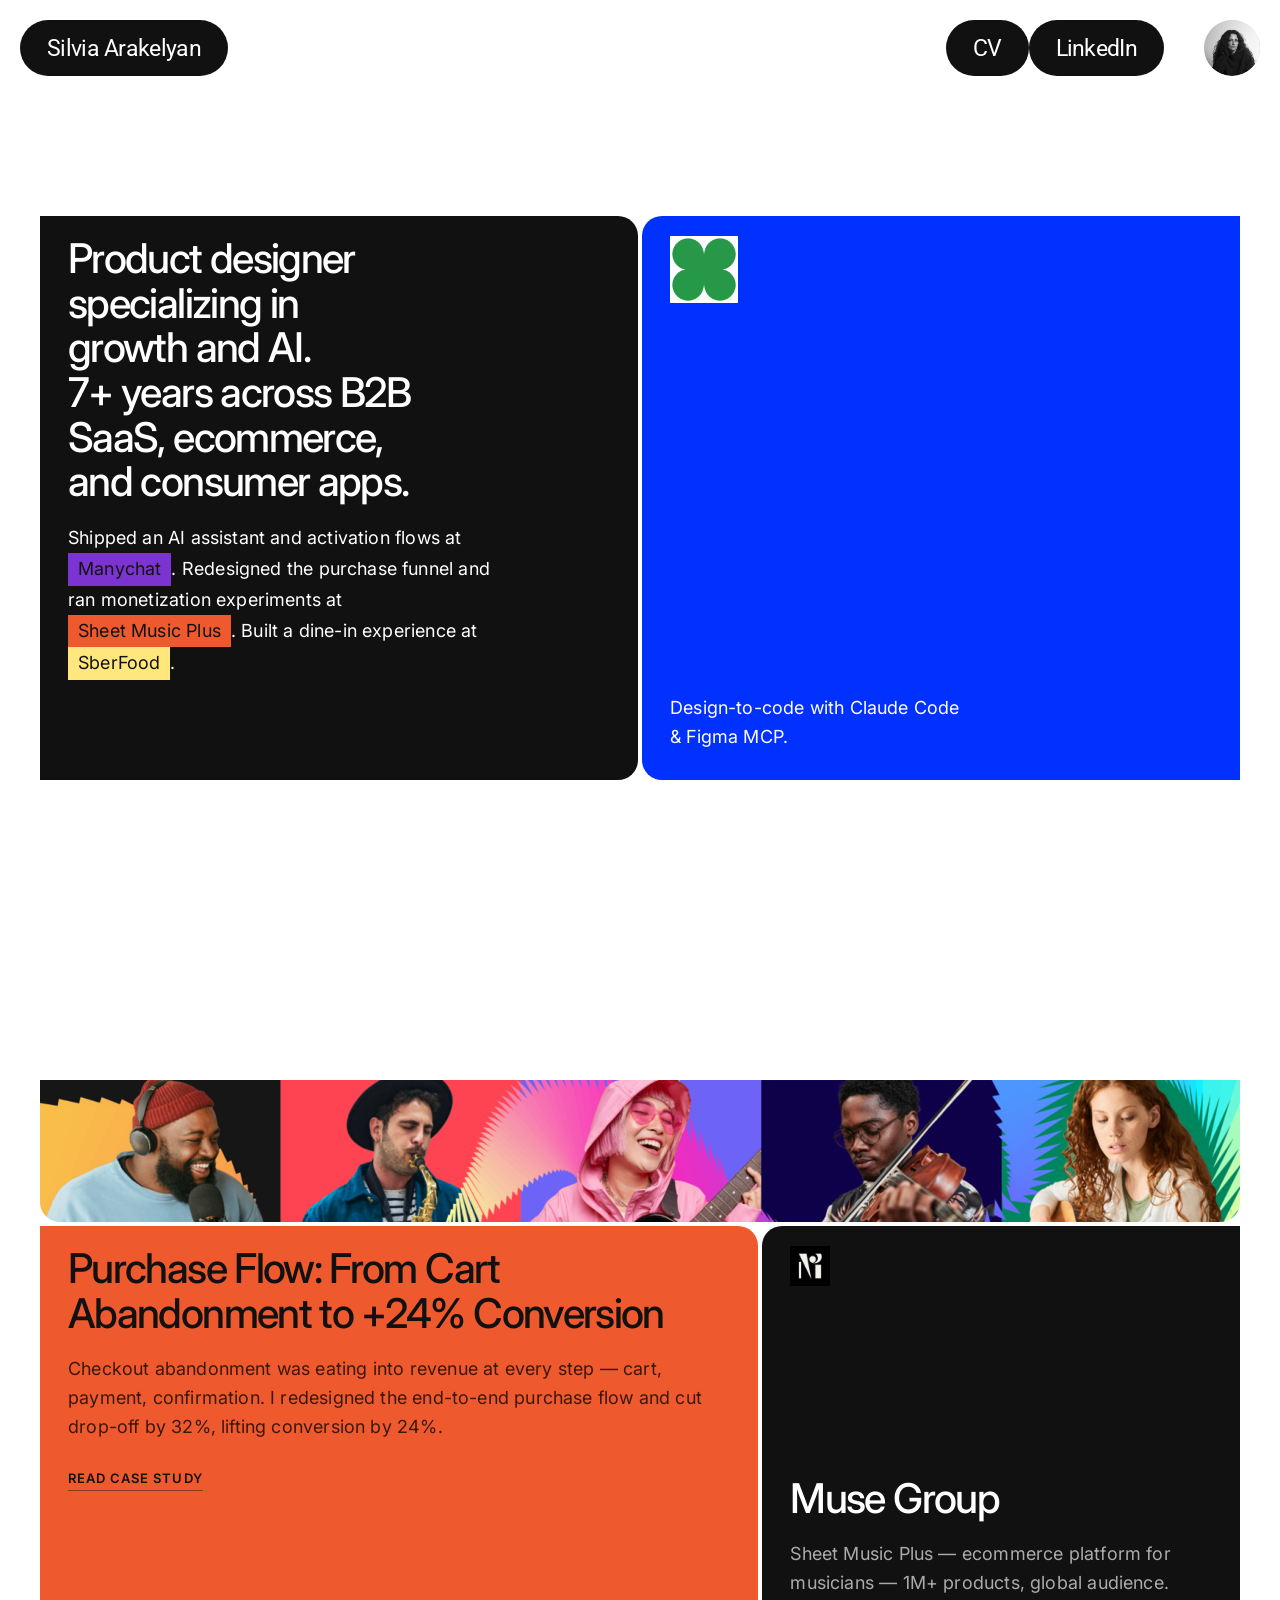
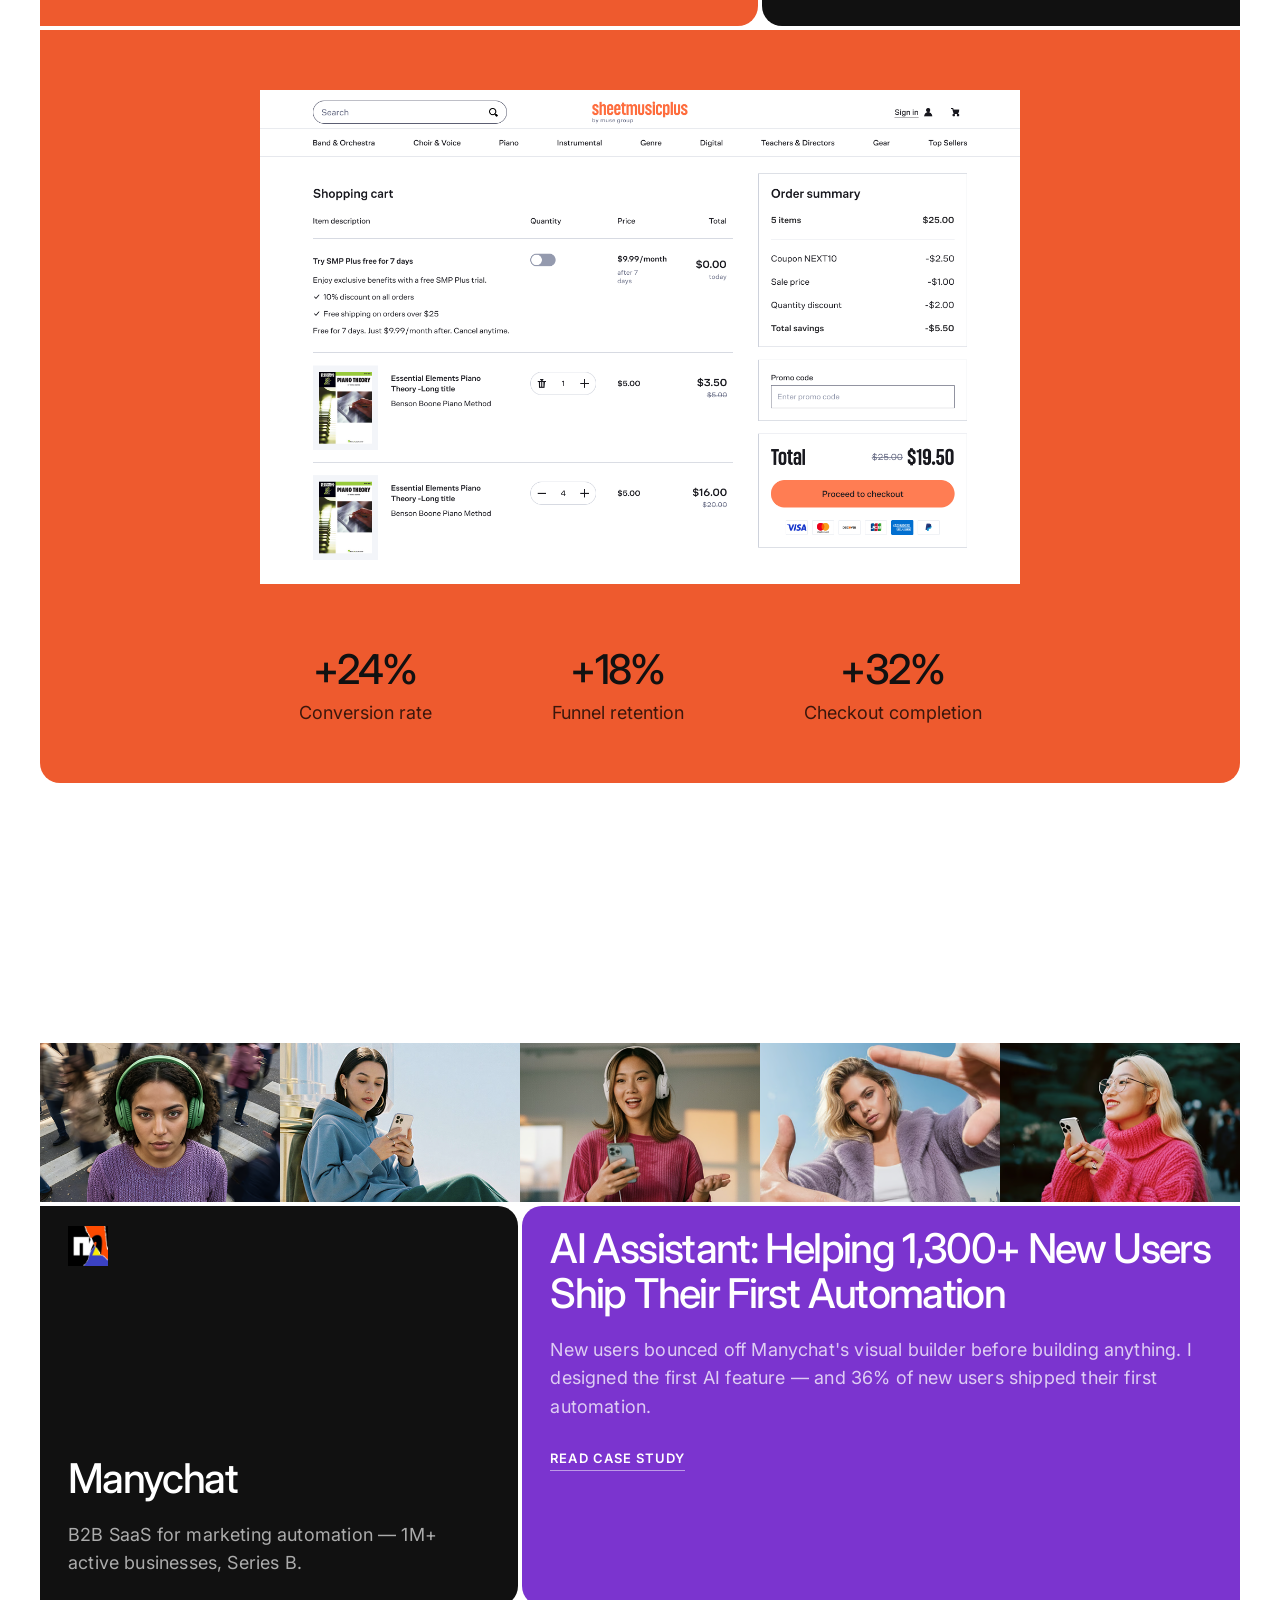
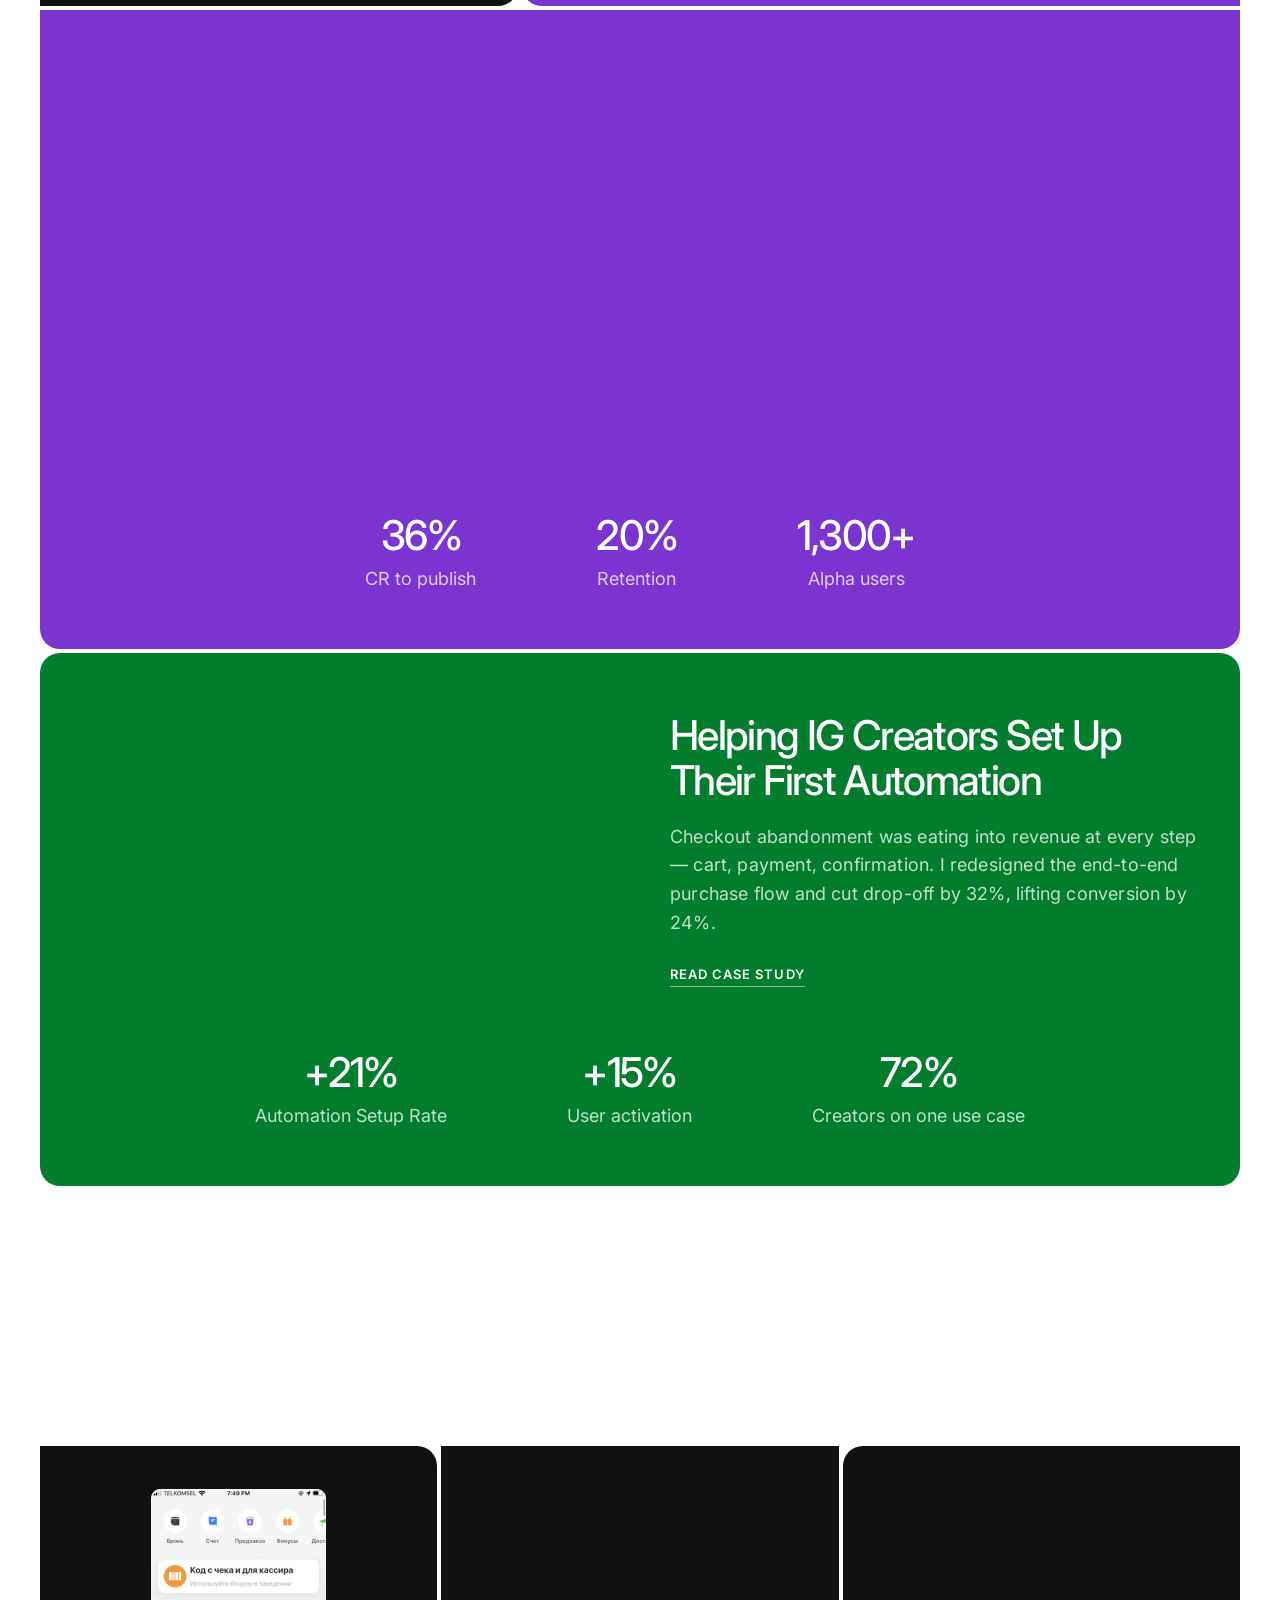
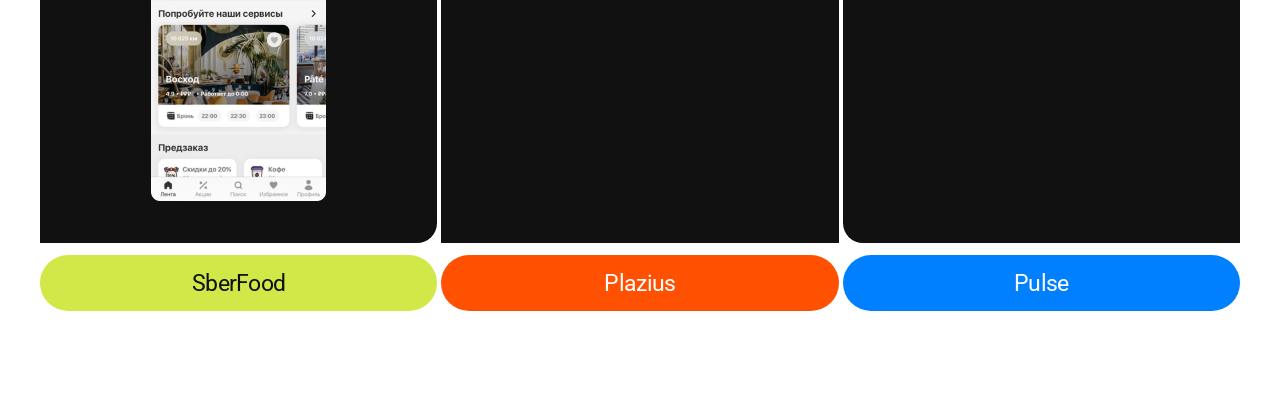
<file: index.html>
<!DOCTYPE html>
<html lang="en">
<head>
  <meta charset="UTF-8" />
  <meta name="viewport" content="width=device-width, initial-scale=1.0" />
  <title>Silvia Arakelyan</title>
  <link rel="stylesheet" href="style.css" />
  <link href="https://fonts.googleapis.com/css2?family=Roboto:wght@400&family=Inter:wght@400;500&display=swap" rel="stylesheet" />
</head>
<body>

  <header class="header">
    <button class="btn">Silvia Arakelyan</button>
    <nav class="header-nav">
      <a href="src/cv.pdf" class="btn" target="_blank" rel="noopener">CV</a>
      <a href="https://www.linkedin.com/in/silvia-arakelyan87/" class="btn" target="_blank" rel="noopener">LinkedIn</a>
      <div class="avatar">
        <img src="src/avatar.png" alt="Silvia Arakelyan" />
      </div>
    </nav>
  </header>

  <section class="hero">
    <div class="container">
      <div class="hero-blocks">
        <div class="hero-block hero-block--dark">
          <p class="hero-text">Product designer<br>specializing in<br>growth and AI.<br>7+ years across B2B<br>SaaS, ecommerce,<br>and consumer apps.</p>
          <p class="hero-desc">Shipped an AI assistant and activation flows at <span class="tag tag--manychat">Manychat</span>. Redesigned the purchase funnel and ran monetization experiments at <span class="tag tag--smp">Sheet Music Plus</span>. Built a dine-in experience at <span class="tag tag--sberfood">SberFood</span>.</p>
        </div>
        <div class="hero-block hero-block--blue">
          <img src="src/flower.png" class="hero-flower" alt="flower" />
          <p class="hero-blue-text">Design-to-code with Claude Code<br>& Figma MCP.</p>
        </div>
      </div>
    </div>
  </section>

  <section id="smp" class="section-2">
    <div class="container">
      <img src="src/smpbanner.png" class="smpbanner" alt="SMP Banner" />
      <div class="section-2-blocks">
        <a href="smp.html" class="s2-block s2-block--orange">
          <h2 class="s2-title">Purchase Flow: From Cart Abandonment to +24% Conversion</h2>
          <p class="s2-desc">Checkout abandonment was eating into revenue at every step — cart, payment, confirmation. I redesigned the end-to-end purchase flow and cut drop-off by 32%, lifting conversion by 24%.</p>
          <span class="s2-link">READ CASE STUDY</span>
        </a>
        <div class="s2-block s2-block--dark">
          <div class="s2-dark-logo-box"><img src="src/logo-smp.png" class="s2-dark-logo" alt="SMP" /></div>
          <div class="s2-dark-bottom">
            <h2 class="s2-dark-title">Muse Group</h2>
            <p class="s2-dark-desc">Sheet Music Plus — ecommerce platform for musicians — 1M+ products, global audience.</p>
          </div>
        </div>
      </div>

      <div class="s2-showcase">
        <img src="src/smp-mockup-1.png" class="s2-mockup" alt="SMP screen" />
        <div class="s2-stats">
          <div class="s2-stat">
            <span class="s2-stat-val">+24%</span>
            <span class="s2-stat-label">Conversion rate</span>
          </div>
          <div class="s2-stat">
            <span class="s2-stat-val">+18%</span>
            <span class="s2-stat-label">Funnel retention</span>
          </div>
          <div class="s2-stat">
            <span class="s2-stat-val">+32%</span>
            <span class="s2-stat-label">Checkout completion</span>
          </div>
        </div>
      </div>

    </div>
  </section>

  <section id="manychat" class="section-3">
    <div class="container">
      <img src="src/manychatbanner.png" class="manychatbanner" alt="ManyChat Banner" />

      <!-- Row 1: dark + purple -->
      <div class="s3-row1">
        <div class="s3-dark">
          <div class="s2-dark-logo-box"><img src="src/logo-manychat.png" class="s2-dark-logo" alt="Manychat" /></div>
          <div class="s2-dark-bottom">
            <h2 class="s3-dark-title">Manychat</h2>
            <p class="s3-dark-desc">B2B SaaS for marketing automation — 1M+ active businesses, Series B.</p>
          </div>
        </div>
        <a href="manychat1.html" class="s3-purple">
          <h2 class="s3-purple-title">AI Assistant: Helping 1,300+ New Users Ship Their First Automation</h2>
          <p class="s3-purple-desc">New users bounced off Manychat's visual builder before building anything. I designed the first AI feature — and 36% of new users shipped their first automation.</p>
          <span class="s3-link">READ CASE STUDY</span>
        </a>
      </div>

      <!-- Row 2: purple showcase -->
      <div class="s3-showcase">
        <video src="src/mc-1-ai.mp4" class="s3-mockup-video" autoplay loop muted playsinline></video>
        <div class="s3-stats">
          <div class="s3-stat">
            <span class="s3-stat-val">36%</span>
            <span class="s3-stat-label">CR to publish</span>
          </div>
          <div class="s3-stat">
            <span class="s3-stat-val">20%</span>
            <span class="s3-stat-label">Retention</span>
          </div>
          <div class="s3-stat">
            <span class="s3-stat-val">1,300+</span>
            <span class="s3-stat-label">Alpha users</span>
          </div>
        </div>
      </div>

      <!-- Row 3: green full-width -->
      <a href="manychat2.html" class="s3-green">
        <div class="s3-green-inner">
          <video src="src/mc-2-ig.mp4" class="s3-green-mockup-video" autoplay loop muted playsinline></video>
          <div class="s3-green-text">
            <h2 class="s3-green-title">Helping IG Creators Set Up Their First Automation</h2>
            <p class="s3-green-desc">Checkout abandonment was eating into revenue at every step — cart, payment, confirmation. I redesigned the end-to-end purchase flow and cut drop-off by 32%, lifting conversion by 24%.</p>
            <span class="s3-link s3-link--light">READ CASE STUDY</span>
          </div>
        </div>
        <div class="s3-green-stats">
          <div class="s3-stat s3-stat--light">
            <span class="s3-stat-val">+21%</span>
            <span class="s3-stat-label">Automation Setup Rate</span>
          </div>
          <div class="s3-stat s3-stat--light">
            <span class="s3-stat-val">+15%</span>
            <span class="s3-stat-label">User activation</span>
          </div>
          <div class="s3-stat s3-stat--light">
            <span class="s3-stat-val">72%</span>
            <span class="s3-stat-label">Creators on one use case</span>
          </div>
        </div>
      </a>

    </div>
  </section>

  <section id="sberfood" class="section-4">
    <div class="container">
      <div class="section-4-grid">
        <div class="project-card">
          <a href="sberfood.html" class="project-image" style="background:#111111;display:flex;align-items:center;justify-content:center;overflow:hidden;">
            <img src="src/4. Sber/Cover.png" style="height:312px;width:auto;display:block;" alt="SberFood" />
          </a>
          <a href="sberfood.html" class="project-btn project-btn--sberdood">SberFood</a>
        </div>
        <div id="plazius" class="project-card">
          <a href="plazius.html" class="project-image"></a>
          <a href="plazius.html" class="project-btn project-btn--plazius">Plazius</a>
        </div>
        <div id="pulse" class="project-card">
          <a href="pulse.html" class="project-image"></a>
          <a href="pulse.html" class="project-btn project-btn--pulse">Pulse</a>
        </div>
      </div>
    </div>
  </section>

</body>
</html>
</file>
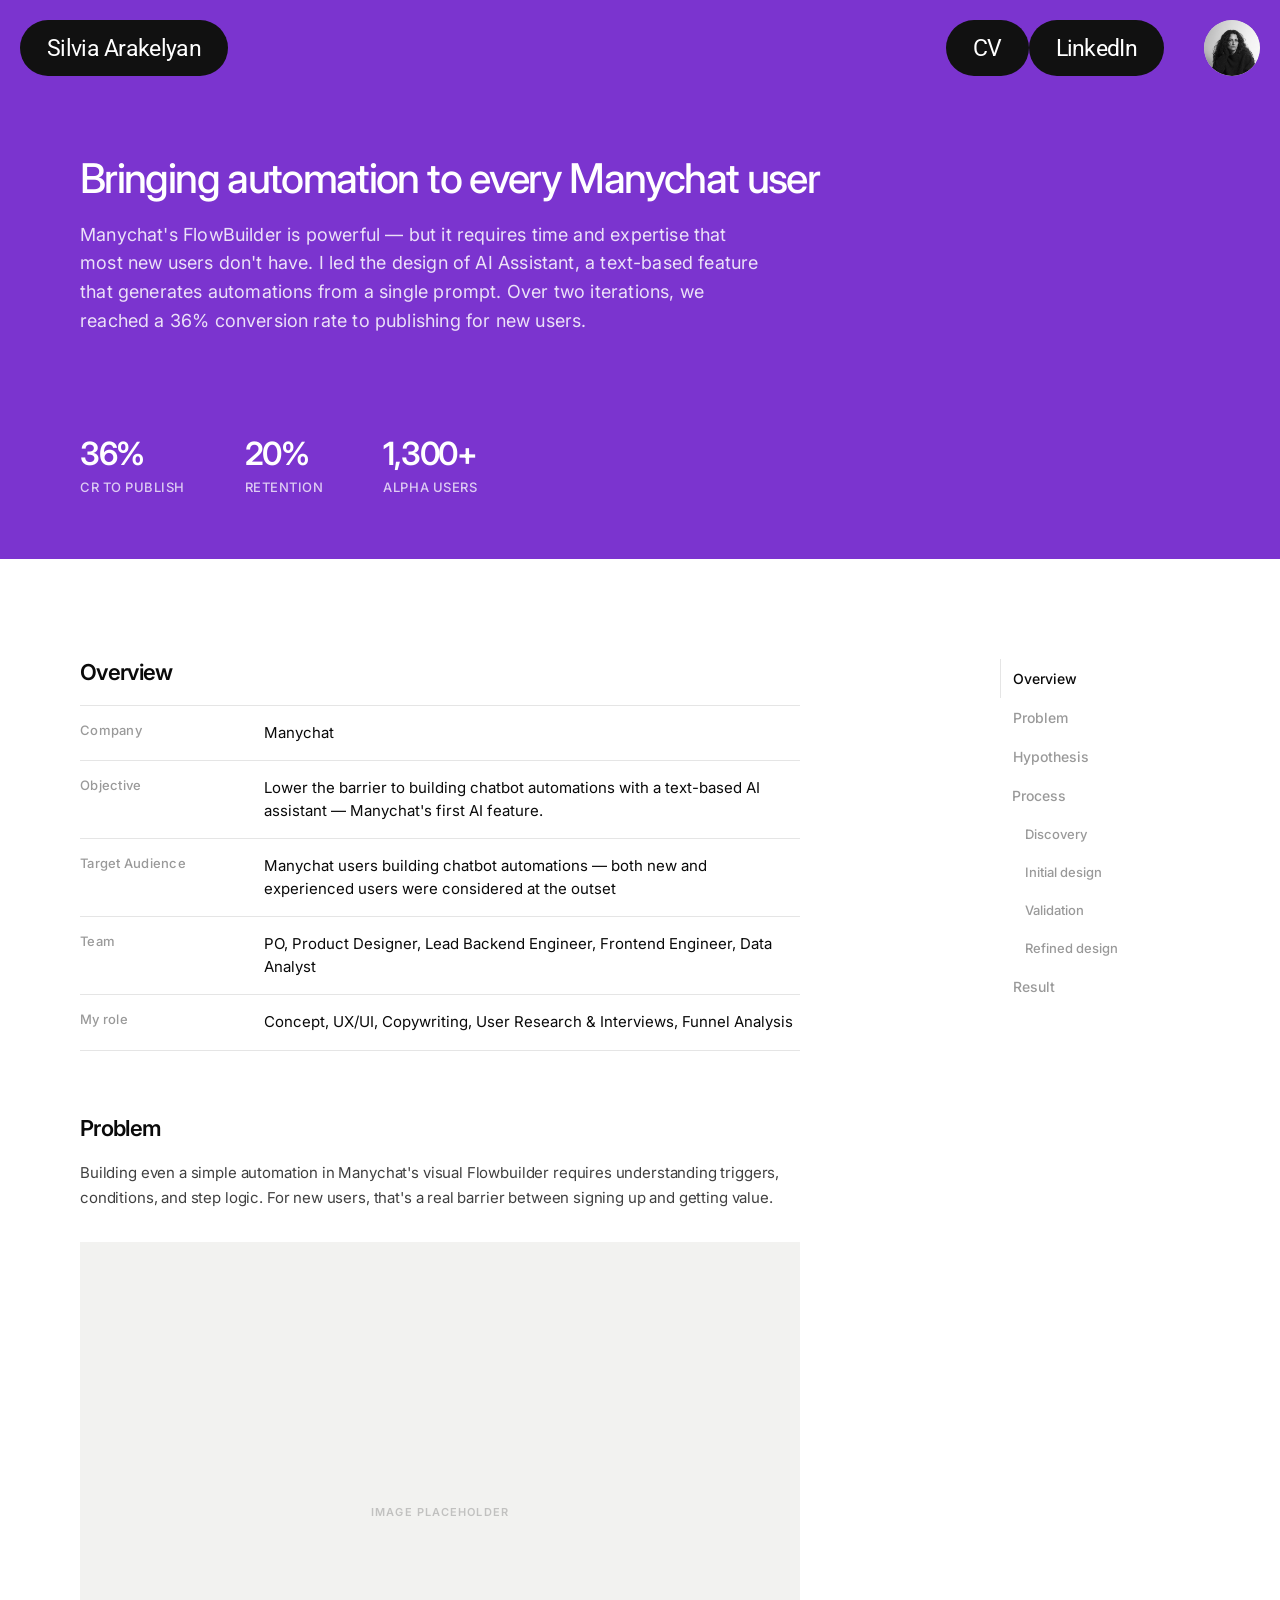
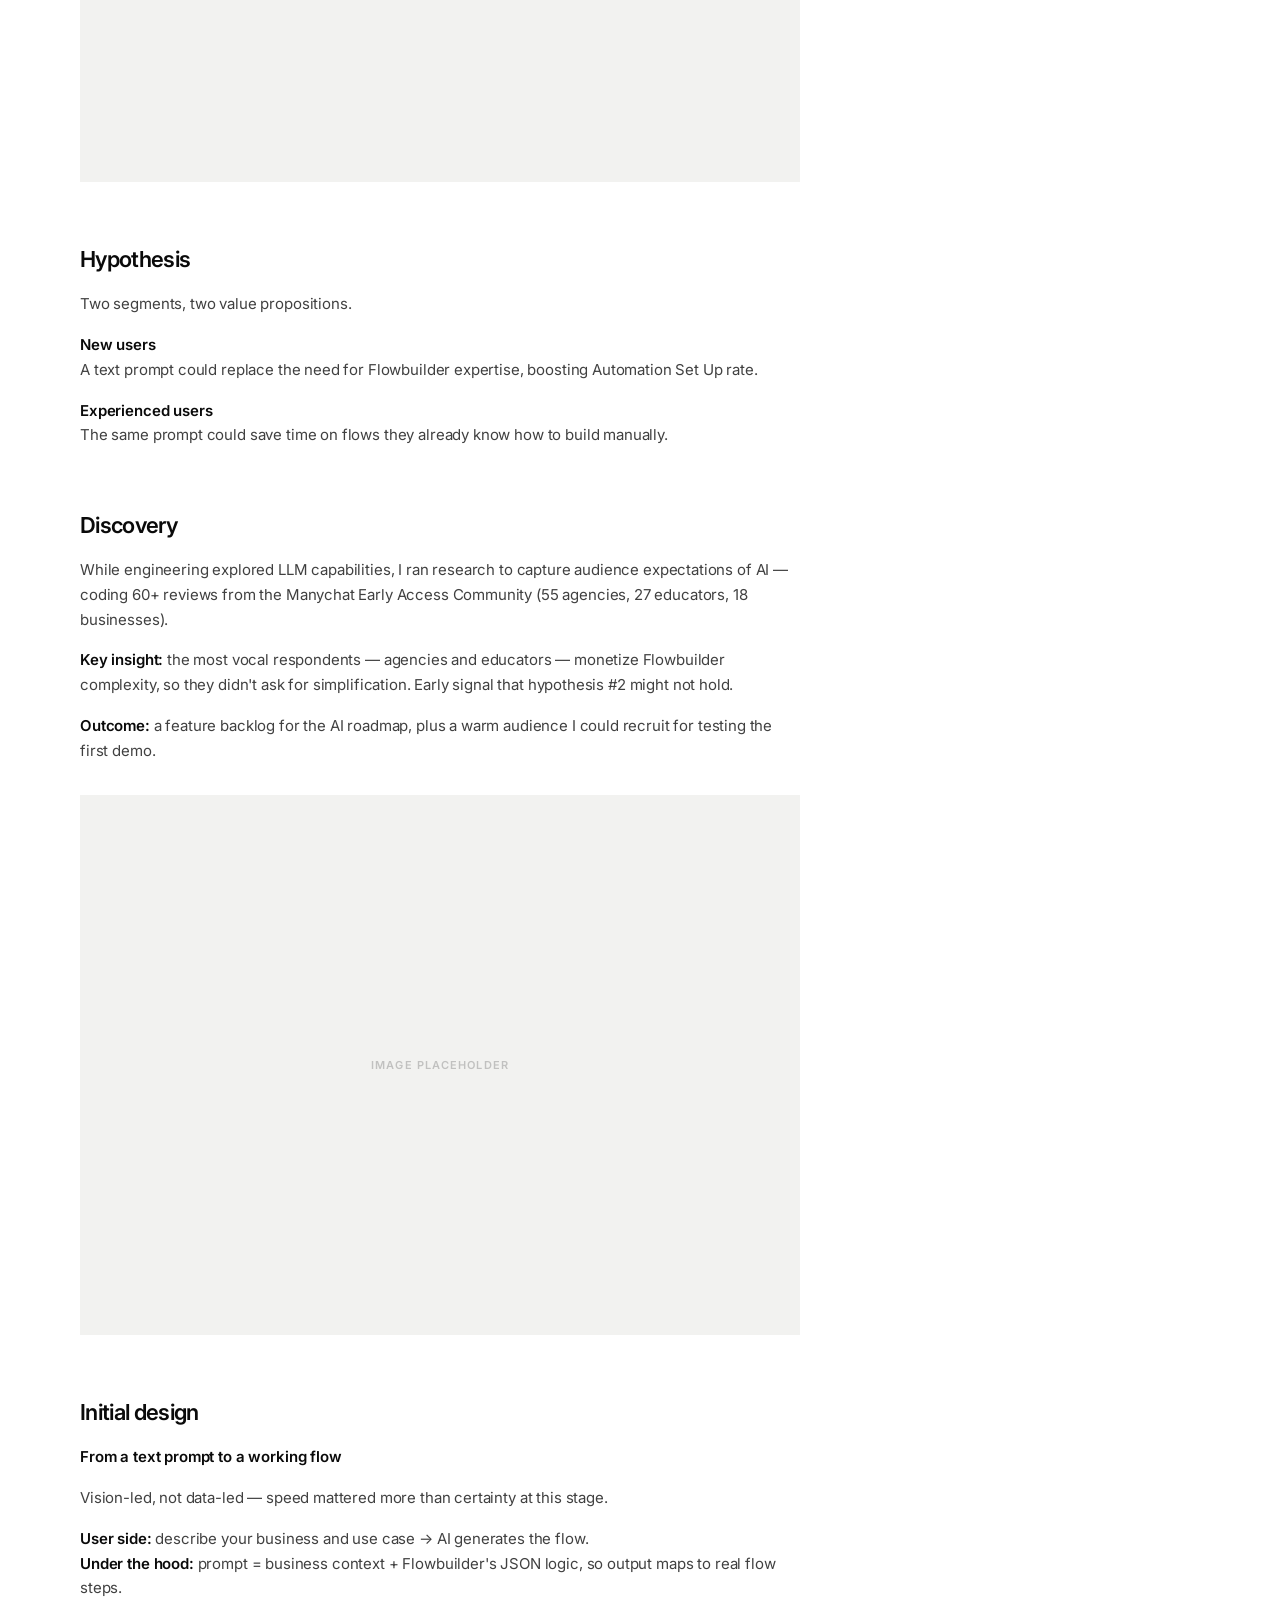
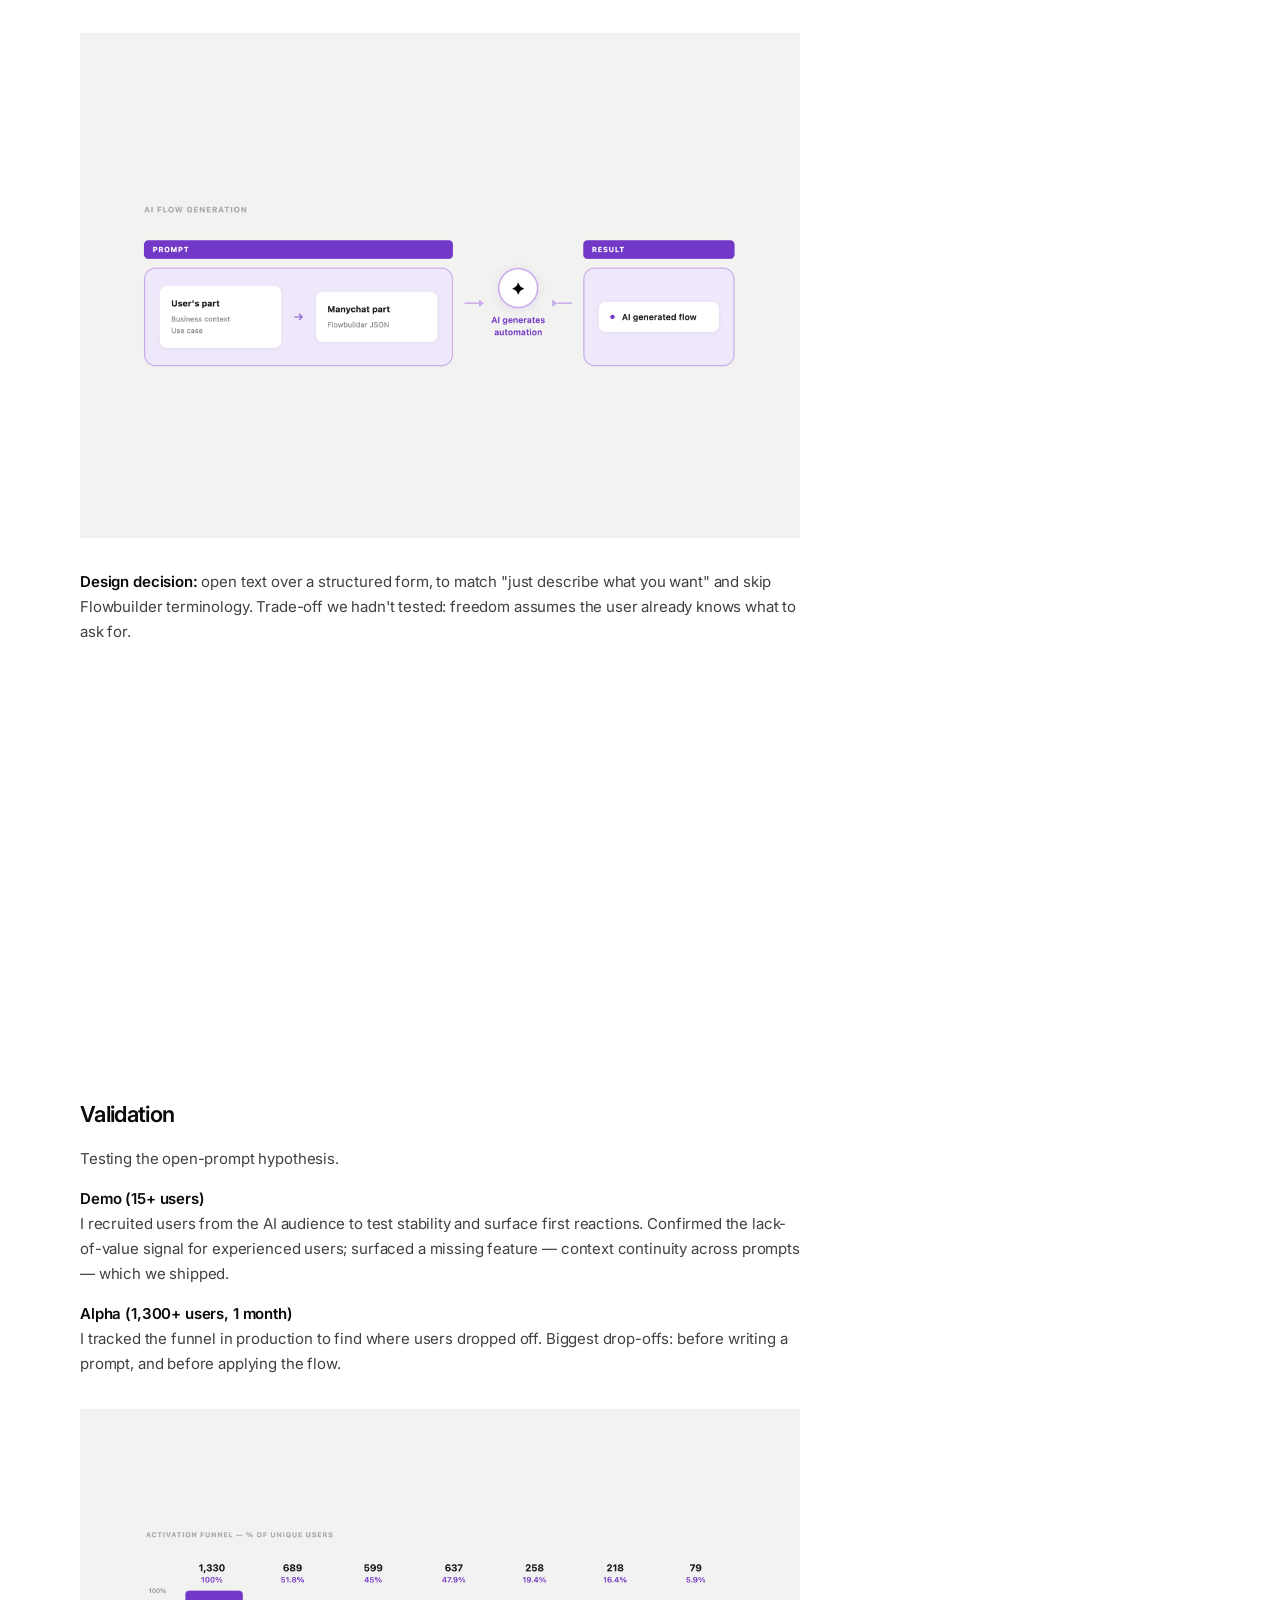
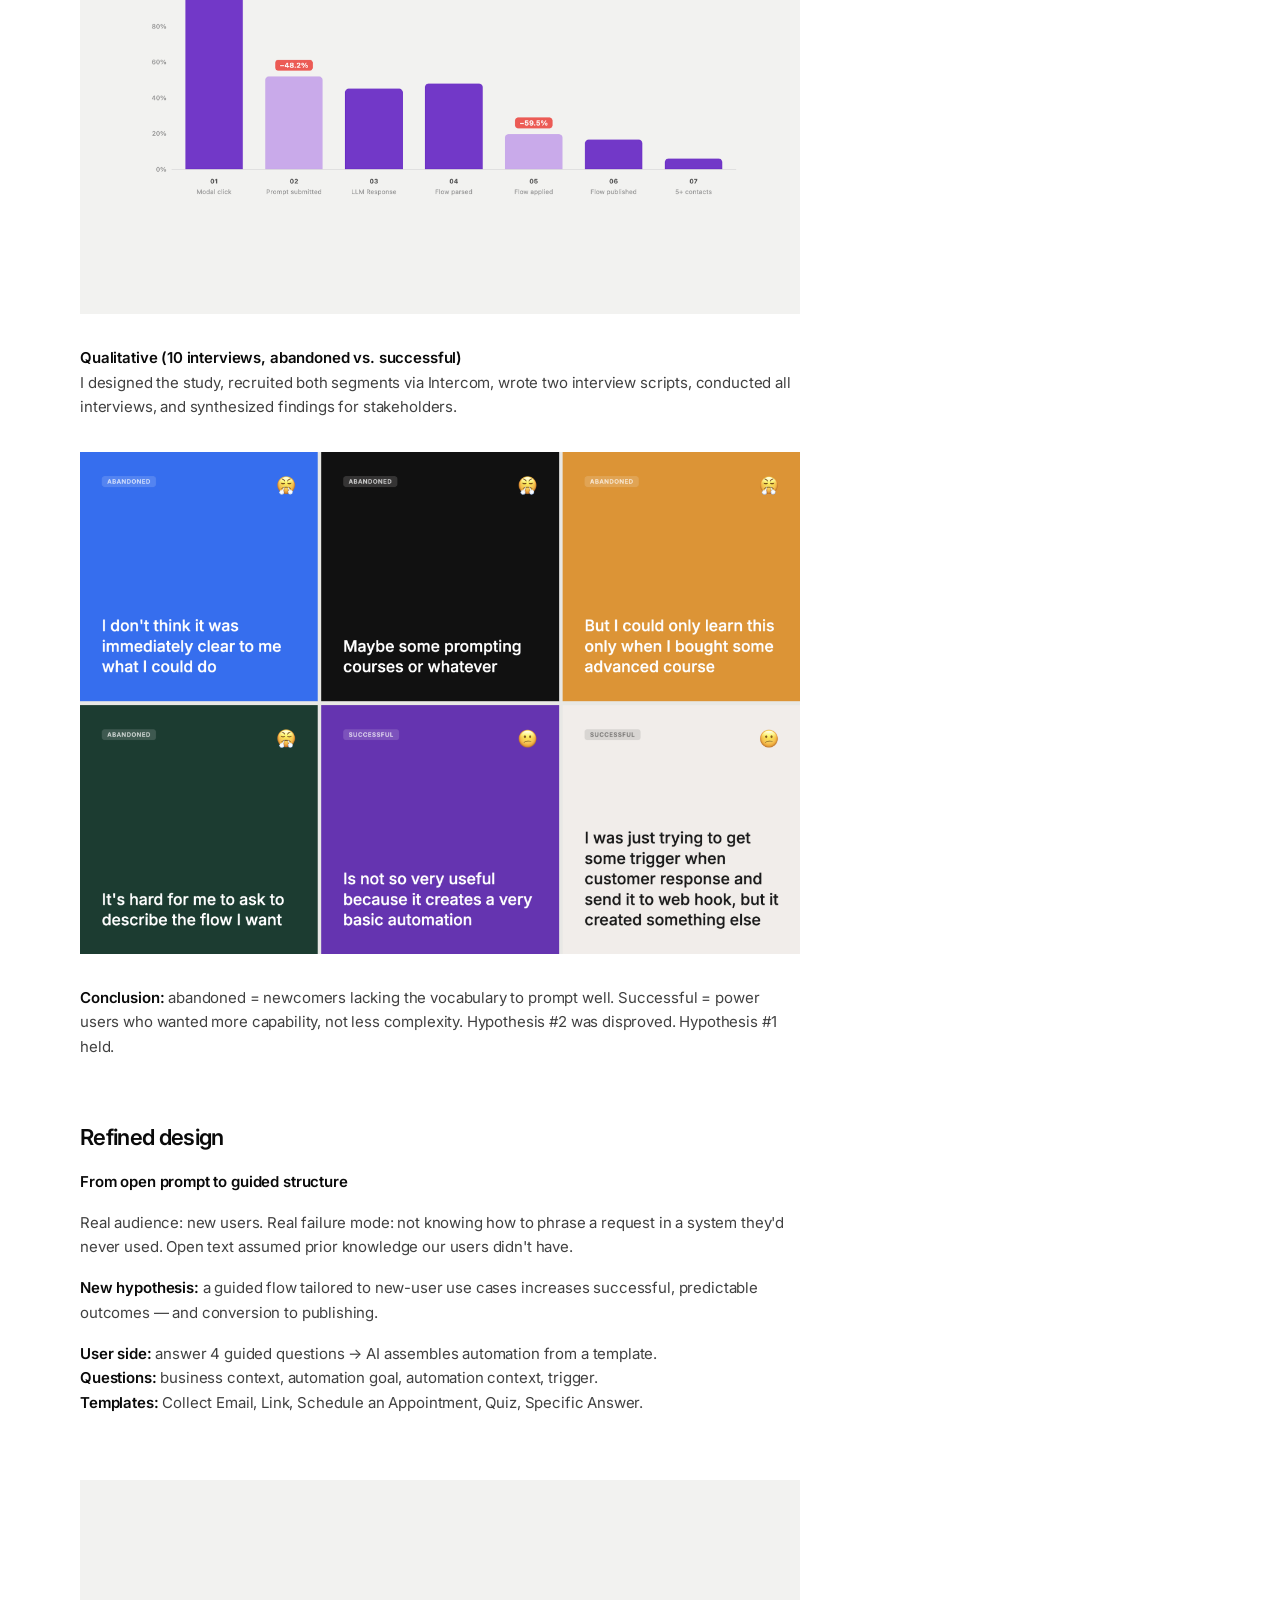
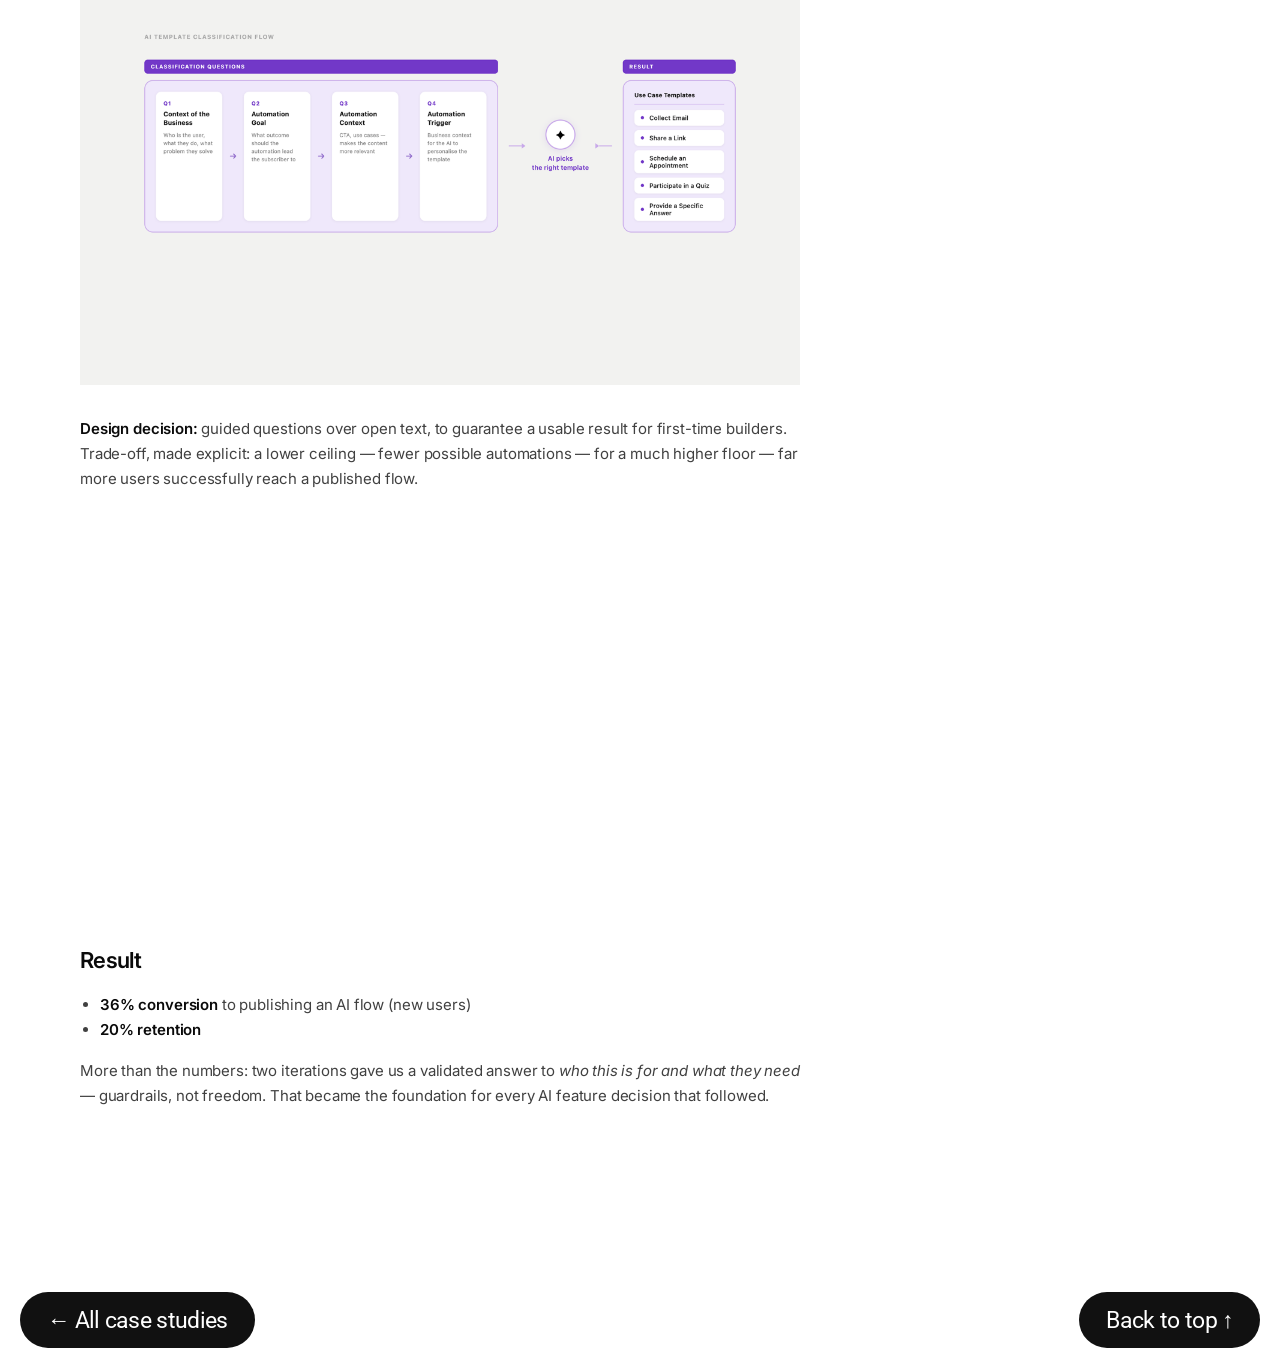
<file: manychat1.html>
<!DOCTYPE html>
<html lang="en">
<head>
  <meta charset="UTF-8" />
  <meta name="viewport" content="width=device-width, initial-scale=1.0" />
  <title>Manychat AI — Silvia Arakelyan</title>
  <link rel="preconnect" href="https://fonts.googleapis.com" />
  <link rel="stylesheet" href="style.css" />
  <link href="https://fonts.googleapis.com/css2?family=Roboto:wght@400&family=Inter:wght@300;400;500;600&display=swap" rel="stylesheet" />
  <style>
    *, *::before, *::after { box-sizing: border-box; margin: 0; padding: 0; }

    body {
      font-family: 'Inter', sans-serif;
      background: #fff;
      color: #0a0a0a;
      -webkit-font-smoothing: antialiased;
    }

    /* ─── HERO BANNER ─── */
    .header {
      background: #7B34CF;
      transition: none;
      position: sticky;
      top: 0;
      z-index: 100;
    }

    .case-hero {
      background: #7B34CF;
      padding: 60px 0 64px;
    }

    .case-hero-inner {
      max-width: 1200px;
      margin: 0 auto;
      padding: 0 40px;
    }

    .case-hero h1 {
      font-size: 41px;
      font-weight: 500;
      line-height: 109%;
      letter-spacing: -0.04em;
      max-width: 760px;
      margin-bottom: 20px;
      color: #ffffff;
    }

    .case-hero-desc {
      font-size: 18px;
      font-weight: 400;
      line-height: 160%;
      color: rgba(255,255,255,0.85);
      max-width: 680px;
      letter-spacing: 0.01em;
      margin-bottom: 98px;
    }

    .case-stats {
      display: flex;
      gap: 60px;
    }

    .case-stat-val {
      font-size: 32px;
      font-weight: 600;
      letter-spacing: -0.04em;
      color: #ffffff;
    }

    .case-stat-label {
      font-size: 13px;
      font-weight: 500;
      letter-spacing: 0.04em;
      text-transform: uppercase;
      color: rgba(255,255,255,0.75);
      margin-top: 6px;
    }

    /* ─── MAIN LAYOUT ─── */
    .case-layout {
      max-width: 1200px;
      margin: 0 auto;
      padding: 100px 40px 120px;
      display: grid;
      grid-template-columns: 1fr 200px;
      gap: 80px;
      align-items: start;
    }

    /* ─── CONTENT ─── */
    .case-content {
      max-width: 720px;
    }

    .content-section {
      margin-bottom: 64px;
    }

    .section-heading {
      font-size: 22px;
      font-weight: 600;
      letter-spacing: -0.03em;
      margin-bottom: 20px;
    }

    .content-text {
      font-size: 15px;
      font-weight: 400;
      line-height: 1.65;
      color: rgba(0,0,0,0.75);
      letter-spacing: -0.01em;
      margin-bottom: 16px;
    }

    .content-text strong {
      font-weight: 600;
      color: #0a0a0a;
    }

    .meta-table {
      width: 100%;
      border-top: 1px solid rgba(0,0,0,0.1);
      margin-bottom: 48px;
    }

    .meta-row {
      display: grid;
      grid-template-columns: 160px 1fr;
      gap: 24px;
      border-bottom: 1px solid rgba(0,0,0,0.1);
      padding: 16px 0;
    }

    .meta-label {
      font-size: 13px;
      font-weight: 500;
      color: rgba(0,0,0,0.4);
      letter-spacing: 0.02em;
    }

    .meta-value {
      font-size: 15px;
      font-weight: 400;
      color: #0a0a0a;
      line-height: 1.5;
    }

    .image-placeholder {
      width: 100%;
      aspect-ratio: 4/3;
      background: #f2f2f0;
      display: flex;
      align-items: center;
      justify-content: center;
      font-size: 11px;
      font-weight: 600;
      letter-spacing: 0.1em;
      color: rgba(0,0,0,0.2);
      text-transform: uppercase;
      margin: 32px 0;
    }

    /* ─── RIGHT SIDEBAR ─── */
    .sidebar {
      position: sticky;
      top: 112px;
    }

    .toc a {
      display: block;
      font-size: 14px;
      font-weight: 500;
      color: rgba(0,0,0,0.4);
      text-decoration: none;
      padding: 11px 0 11px 12px;
      transition: color 150ms;
      border-left: 1px solid transparent;
    }

    .toc a:hover { color: #0a0a0a; }

    .toc a.active {
      color: #0a0a0a;
      border-left-color: rgba(0,0,0,0.1);
    }

    .funnel-table {
      width: 100%;
      border-collapse: collapse;
      margin: 24px 0 32px;
      font-size: 14px;
    }

    .funnel-table th {
      text-align: left;
      font-size: 11px;
      font-weight: 600;
      letter-spacing: 0.08em;
      text-transform: uppercase;
      color: rgba(0,0,0,0.4);
      padding: 10px 16px 10px 0;
      border-bottom: 1px solid rgba(0,0,0,0.1);
    }

    .funnel-table td {
      padding: 12px 16px 12px 0;
      border-bottom: 1px solid rgba(0,0,0,0.06);
      color: rgba(0,0,0,0.75);
      line-height: 1.4;
    }

    .funnel-table td:last-child {
      color: #0a0a0a;
      font-weight: 500;
    }

    .toc-parent {
      display: block;
      font-size: 14px;
      font-weight: 500;
      color: rgba(0,0,0,0.4);
      padding: 11px 0 11px 12px;
    }

    .toc a.toc-child {
      padding-left: 24px;
      font-size: 13px;
    }

    /* ─── BOTTOM NAV ─── */
    .bottom-nav {
      padding: 0 20px 24px;
      display: flex;
      align-items: center;
      justify-content: space-between;
    }

    .bottom-nav-link {
      height: 56px;
      padding: 0 27px;
      background: #111111;
      color: #ffffff;
      font-family: 'Roboto', sans-serif;
      font-size: 23px;
      font-weight: 400;
      letter-spacing: -0.03em;
      border-radius: 100px;
      text-decoration: none;
      display: inline-flex;
      align-items: center;
    }

    .bottom-nav-link:hover { background: #c7c7c7; color: #111111; }

    @media (max-width: 768px) {
      .case-hero {
        padding: 32px 0 40px;
      }

      .case-hero-inner {
        padding: 0 20px;
      }

      .case-breadcrumb {
        margin-bottom: 40px;
      }

      .case-hero h1 {
        font-size: 28px;
        margin-bottom: 16px;
      }

      .case-hero-desc {
        font-size: 15px;
        margin-bottom: 48px;
      }

      .case-stats {
        display: grid;
        grid-template-columns: repeat(3, 1fr);
        gap: 16px;
      }

      .case-stat-val {
        font-size: 24px;
      }

      .case-layout {
        grid-template-columns: 1fr;
        padding: 48px 20px 64px;
        gap: 0;
      }

      .sidebar {
        display: none;
      }

      .meta-row {
        grid-template-columns: 120px 1fr;
        gap: 12px;
      }

      .section-heading {
        font-size: 20px;
      }

      .bottom-nav {
        padding: 0 0 24px !important;
        gap: 0 !important;
        justify-content: flex-start !important;
      }

      .bottom-nav-link {
        height: 44px;
        font-size: 18px;
        padding: 0 18px;
        border-radius: 100px;
      }
    }
  </style>
</head>
<body>

  <header class="header">
    <button class="btn" onclick="location.href='index.html'" style="color:#ffffff;">Silvia Arakelyan</button>
    <nav class="header-nav">
      <a href="src/cv.pdf" class="btn" target="_blank" rel="noopener" style="color:#ffffff;">CV</a>
      <a href="https://www.linkedin.com/in/silvia-arakelyan87/" class="btn" target="_blank" rel="noopener" style="color:#ffffff;">LinkedIn</a>
      <div class="avatar"><img src="src/avatar.png" alt="Silvia Arakelyan" /></div>
    </nav>
  </header>

  <!-- HERO BANNER -->
  <div class="case-hero">
    <div class="case-hero-inner">
      <h1>Bringing automation to every Manychat user</h1>
      <p class="case-hero-desc">Manychat's FlowBuilder is powerful — but it requires time and expertise that most new users don't have. I led the design of AI Assistant, a text-based feature that generates automations from a single prompt. Over two iterations, we reached a 36% conversion rate to publishing for new users.</p>
      <div class="case-stats">
        <div class="case-stat">
          <div class="case-stat-val">36%</div>
          <div class="case-stat-label">CR to publish</div>
        </div>
        <div class="case-stat">
          <div class="case-stat-val">20%</div>
          <div class="case-stat-label">Retention</div>
        </div>
        <div class="case-stat">
          <div class="case-stat-val">1,300+</div>
          <div class="case-stat-label">Alpha users</div>
        </div>
      </div>
    </div>
  </div>

  <!-- MAIN LAYOUT: content left, TOC right -->
  <div class="case-layout">

    <!-- CONTENT -->
    <div class="case-content">

      <div class="content-section" id="overview">
        <h2 class="section-heading">Overview</h2>
        <div class="meta-table">
          <div class="meta-row">
            <div class="meta-label">Company</div>
            <div class="meta-value">Manychat</div>
          </div>
          <div class="meta-row">
            <div class="meta-label">Objective</div>
            <div class="meta-value">Lower the barrier to building chatbot automations with a text-based AI assistant — Manychat's first AI feature.</div>
          </div>
          <div class="meta-row">
            <div class="meta-label">Target Audience</div>
            <div class="meta-value">Manychat users building chatbot automations — both new and experienced users were considered at the outset</div>
          </div>
          <div class="meta-row">
            <div class="meta-label">Team</div>
            <div class="meta-value">PO, Product Designer, Lead Backend Engineer, Frontend Engineer, Data Analyst</div>
          </div>
          <div class="meta-row">
            <div class="meta-label">My role</div>
            <div class="meta-value">Concept, UX/UI, Copywriting, User Research & Interviews, Funnel Analysis</div>
          </div>

        </div>
      </div>

      <div class="content-section" id="problem">
        <h2 class="section-heading">Problem</h2>
        <p class="content-text">Building even a simple automation in Manychat's visual Flowbuilder requires understanding triggers, conditions, and step logic. For new users, that's a real barrier between signing up and getting value.</p>
        <div class="image-placeholder">Image placeholder</div>
      </div>

      <div class="content-section" id="hypothesis">
        <h2 class="section-heading">Hypothesis</h2>
        <p class="content-text">Two segments, two value propositions.</p>
        <p class="content-text"><strong>New users</strong><br>A text prompt could replace the need for Flowbuilder expertise, boosting Automation Set Up rate.</p>
        <p class="content-text"><strong>Experienced users</strong><br>The same prompt could save time on flows they already know how to build manually.</p>
      </div>

      <div class="content-section" id="discovery">
        <h2 class="section-heading">Discovery</h2>
        <p class="content-text">While engineering explored LLM capabilities, I ran research to capture audience expectations of AI — coding 60+ reviews from the Manychat Early Access Community (55 agencies, 27 educators, 18 businesses).</p>
        <p class="content-text"><strong>Key insight:</strong> the most vocal respondents — agencies and educators — monetize Flowbuilder complexity, so they didn't ask for simplification. Early signal that hypothesis #2 might not hold.</p>
        <p class="content-text"><strong>Outcome:</strong> a feature backlog for the AI roadmap, plus a warm audience I could recruit for testing the first demo.</p>
        <div class="image-placeholder">Image placeholder</div>
      </div>

      <div class="content-section" id="design-v1">
        <h2 class="section-heading">Initial design</h2>
        <p class="content-text" style="font-weight:600; color:#0a0a0a;">From a text prompt to a working flow</p>
        <p class="content-text">Vision-led, not data-led — speed mattered more than certainty at this stage.</p>
        <p class="content-text"><strong>User side:</strong> describe your business and use case → AI generates the flow.<br><strong>Under the hood:</strong> prompt = business context + Flowbuilder's JSON logic, so output maps to real flow steps.</p>
        <img src="src/2. MCai/5.png" style="width:100%;display:block;margin:32px 0;" alt="" />
        <p class="content-text"><strong>Design decision:</strong> open text over a structured form, to match "just describe what you want" and skip Flowbuilder terminology. Trade-off we hadn't tested: freedom assumes the user already knows what to ask for.</p>
        <video src="src/2. MCai/6.mp4" style="width:100%;display:block;margin:32px 0;border-radius:4px;" autoplay loop muted playsinline></video>
      </div>

      <div class="content-section" id="validation">
        <h2 class="section-heading">Validation</h2>
        <p class="content-text">Testing the open-prompt hypothesis.</p>
        <p class="content-text"><strong>Demo (15+ users)</strong><br>I recruited users from the AI audience to test stability and surface first reactions. Confirmed the lack-of-value signal for experienced users; surfaced a missing feature — context continuity across prompts — which we shipped.</p>
        <p class="content-text"><strong>Alpha (1,300+ users, 1 month)</strong><br>I tracked the funnel in production to find where users dropped off. Biggest drop-offs: before writing a prompt, and before applying the flow.</p>
        <img src="src/2. MCai/7.png" style="width:100%;display:block;margin:32px 0;" alt="" />
        <p class="content-text"><strong>Qualitative (10 interviews, abandoned vs. successful)</strong><br>I designed the study, recruited both segments via Intercom, wrote two interview scripts, conducted all interviews, and synthesized findings for stakeholders.</p>
        <img src="src/2. MCai/9.png" style="width:100%;display:block;margin:32px 0;" alt="" />
        <p class="content-text"><strong>Conclusion:</strong> abandoned = newcomers lacking the vocabulary to prompt well. Successful = power users who wanted more capability, not less complexity. Hypothesis #2 was disproved. Hypothesis #1 held.</p>
      </div>

      <div class="content-section" id="design-v2">
        <h2 class="section-heading">Refined design</h2>
        <p class="content-text" style="font-weight:600; color:#0a0a0a;">From open prompt to guided structure</p>
        <p class="content-text">Real audience: new users. Real failure mode: not knowing how to phrase a request in a system they'd never used. Open text assumed prior knowledge our users didn't have.</p>
        <p class="content-text"><strong>New hypothesis:</strong> a guided flow tailored to new-user use cases increases successful, predictable outcomes — and conversion to publishing.</p>
        <p class="content-text"><strong>User side:</strong> answer 4 guided questions → AI assembles automation from a template.<br><strong>Questions:</strong> business context, automation goal, automation context, trigger.<br><strong>Templates:</strong> Collect Email, Link, Schedule an Appointment, Quiz, Specific Answer.</p>
      </div>

      <img src="src/2. MCai/11.png" style="width:100%;display:block;margin:0 0 32px;" alt="AI Assistant initial design" />
      <p class="content-text" style="margin-bottom:32px;"><strong>Design decision:</strong> guided questions over open text, to guarantee a usable result for first-time builders. Trade-off, made explicit: a lower ceiling — fewer possible automations — for a much higher floor — far more users successfully reach a published flow.</p>
      <video src="src/2. MCai/12.mp4" style="width:100%;display:block;margin:0 0 64px;border-radius:4px;" autoplay loop muted playsinline></video>

      <div class="content-section" id="result">
        <h2 class="section-heading">Result</h2>
        <ul class="content-text" style="padding-left:20px;">
          <li><strong>36% conversion</strong> to publishing an AI flow (new users)</li>
          <li><strong>20% retention</strong></li>
        </ul>
<p class="content-text">More than the numbers: two iterations gave us a validated answer to <em>who this is for and what they need</em> — guardrails, not freedom. That became the foundation for every AI feature decision that followed.</p>
      </div>

    </div>

    <!-- RIGHT SIDEBAR TOC -->
    <aside class="sidebar">
      <div class="toc">
        <a href="#overview" class="active">Overview</a>
        <a href="#problem">Problem</a>
        <a href="#hypothesis">Hypothesis</a>
        <span class="toc-parent">Process</span>
        <a href="#discovery" class="toc-child">Discovery</a>
        <a href="#design-v1" class="toc-child">Initial design</a>
        <a href="#validation" class="toc-child">Validation</a>
        <a href="#design-v2" class="toc-child">Refined design</a>
        <a href="#result">Result</a>
      </div>
    </aside>

  </div>

  <script>
    const header = document.querySelector('.header');
    const hero = document.querySelector('.case-hero');

    function updateHeader() {
      const heroBottom = hero.getBoundingClientRect().bottom;
      if (heroBottom <= 0) {
        header.style.background = '#ffffff';
        header.querySelectorAll('.btn').forEach(b => b.style.color = '');
      } else {
        header.style.background = '#7B34CF';
        header.querySelectorAll('.btn').forEach(b => b.style.color = '#ffffff');
      }
    }
    updateHeader();
    window.addEventListener('scroll', updateHeader, { passive: true });

    const sections = document.querySelectorAll('.content-section');
    const tocLinks = document.querySelectorAll('.toc a');

    window.addEventListener('scroll', () => {
      const threshold = window.innerHeight * 0.6;
      let current = sections[0].id;
      sections.forEach(s => {
        if (s.getBoundingClientRect().top <= threshold) current = s.id;
      });
      tocLinks.forEach(a => {
        a.classList.toggle('active', a.getAttribute('href') === '#' + current);
      });
    }, { passive: true });

    // Lightbox
    const lightbox = document.createElement('div');
    lightbox.style.cssText = 'display:none;position:fixed;inset:0;background:rgba(0,0,0,0.85);z-index:1000;cursor:zoom-out;align-items:center;justify-content:center;padding:40px;';
    const lightboxImg = document.createElement('img');
    lightboxImg.style.cssText = 'max-width:100%;max-height:100%;object-fit:contain;border-radius:4px;';
    const lightboxVideo = document.createElement('video');
    lightboxVideo.style.cssText = 'max-width:100%;max-height:100%;border-radius:4px;';
    lightboxVideo.controls = true;
    lightboxVideo.autoplay = true;
    lightboxVideo.loop = true;
    lightbox.appendChild(lightboxImg);
    lightbox.appendChild(lightboxVideo);
    document.body.appendChild(lightbox);

    function openLightbox() {
      lightbox.style.display = 'flex';
      document.body.style.overflow = 'hidden';
    }

    function closeLightbox() {
      lightbox.style.display = 'none';
      lightboxVideo.pause();
      lightboxVideo.src = '';
      lightboxImg.src = '';
      document.body.style.overflow = '';
    }

    document.querySelectorAll('.case-content img, .case-layout img').forEach(img => {
      if (img.closest('.avatar')) return;
      img.style.cursor = 'zoom-in';
      img.addEventListener('click', () => {
        lightboxImg.style.display = 'block';
        lightboxVideo.style.display = 'none';
        lightboxImg.src = img.src;
        openLightbox();
      });
    });

    document.querySelectorAll('.case-content video, .case-layout video').forEach(vid => {
      vid.style.cursor = 'zoom-in';
      vid.addEventListener('click', () => {
        lightboxImg.style.display = 'none';
        lightboxVideo.style.display = 'block';
        lightboxVideo.src = vid.src;
        openLightbox();
      });
    });

    lightbox.addEventListener('click', closeLightbox);

    document.addEventListener('keydown', e => {
      if (e.key === 'Escape') closeLightbox();
    });
  </script>

  <!-- BOTTOM NAV -->
  <div class="bottom-nav">
    <a href="index.html#manychat" class="bottom-nav-link">← All case studies</a>
    <a href="#" class="bottom-nav-link" onclick="window.scrollTo({top:0,behavior:'smooth'});return false;">Back to top ↑</a>
  </div>

</body>
</html>
</file>
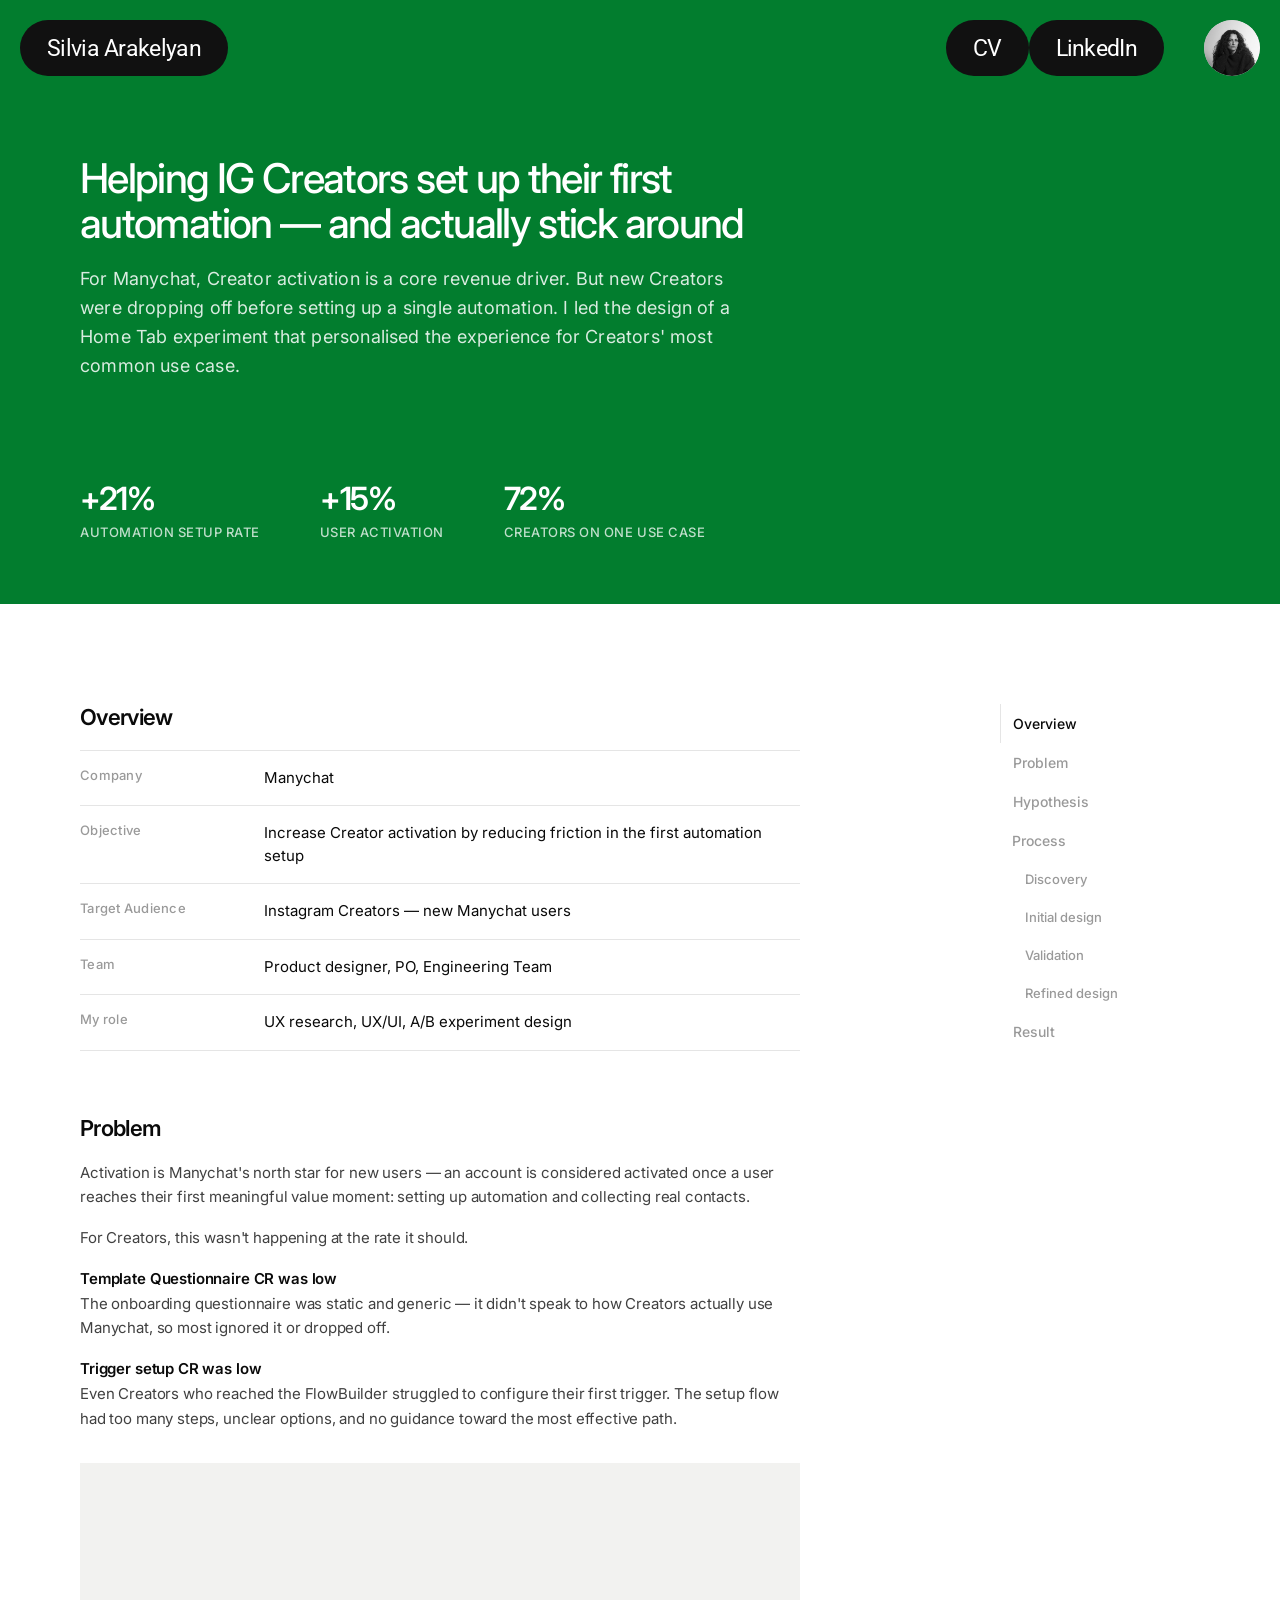
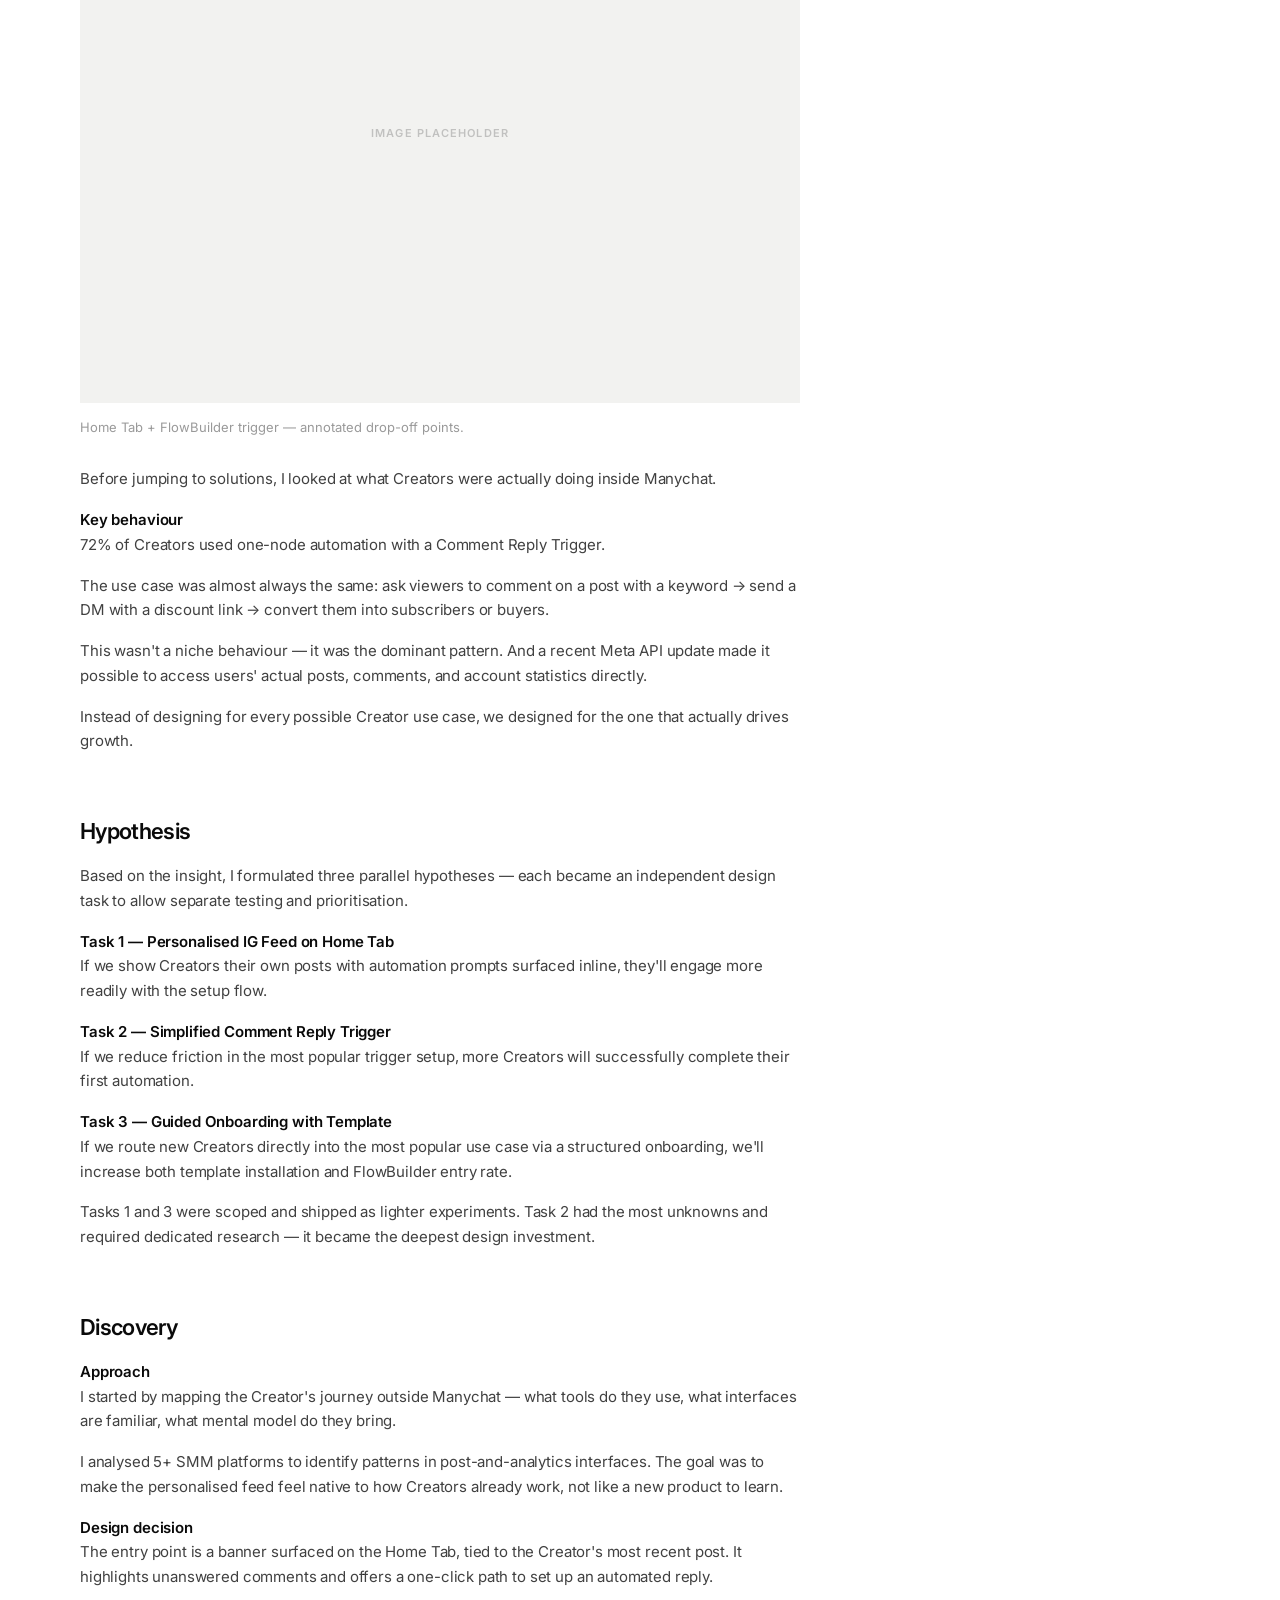
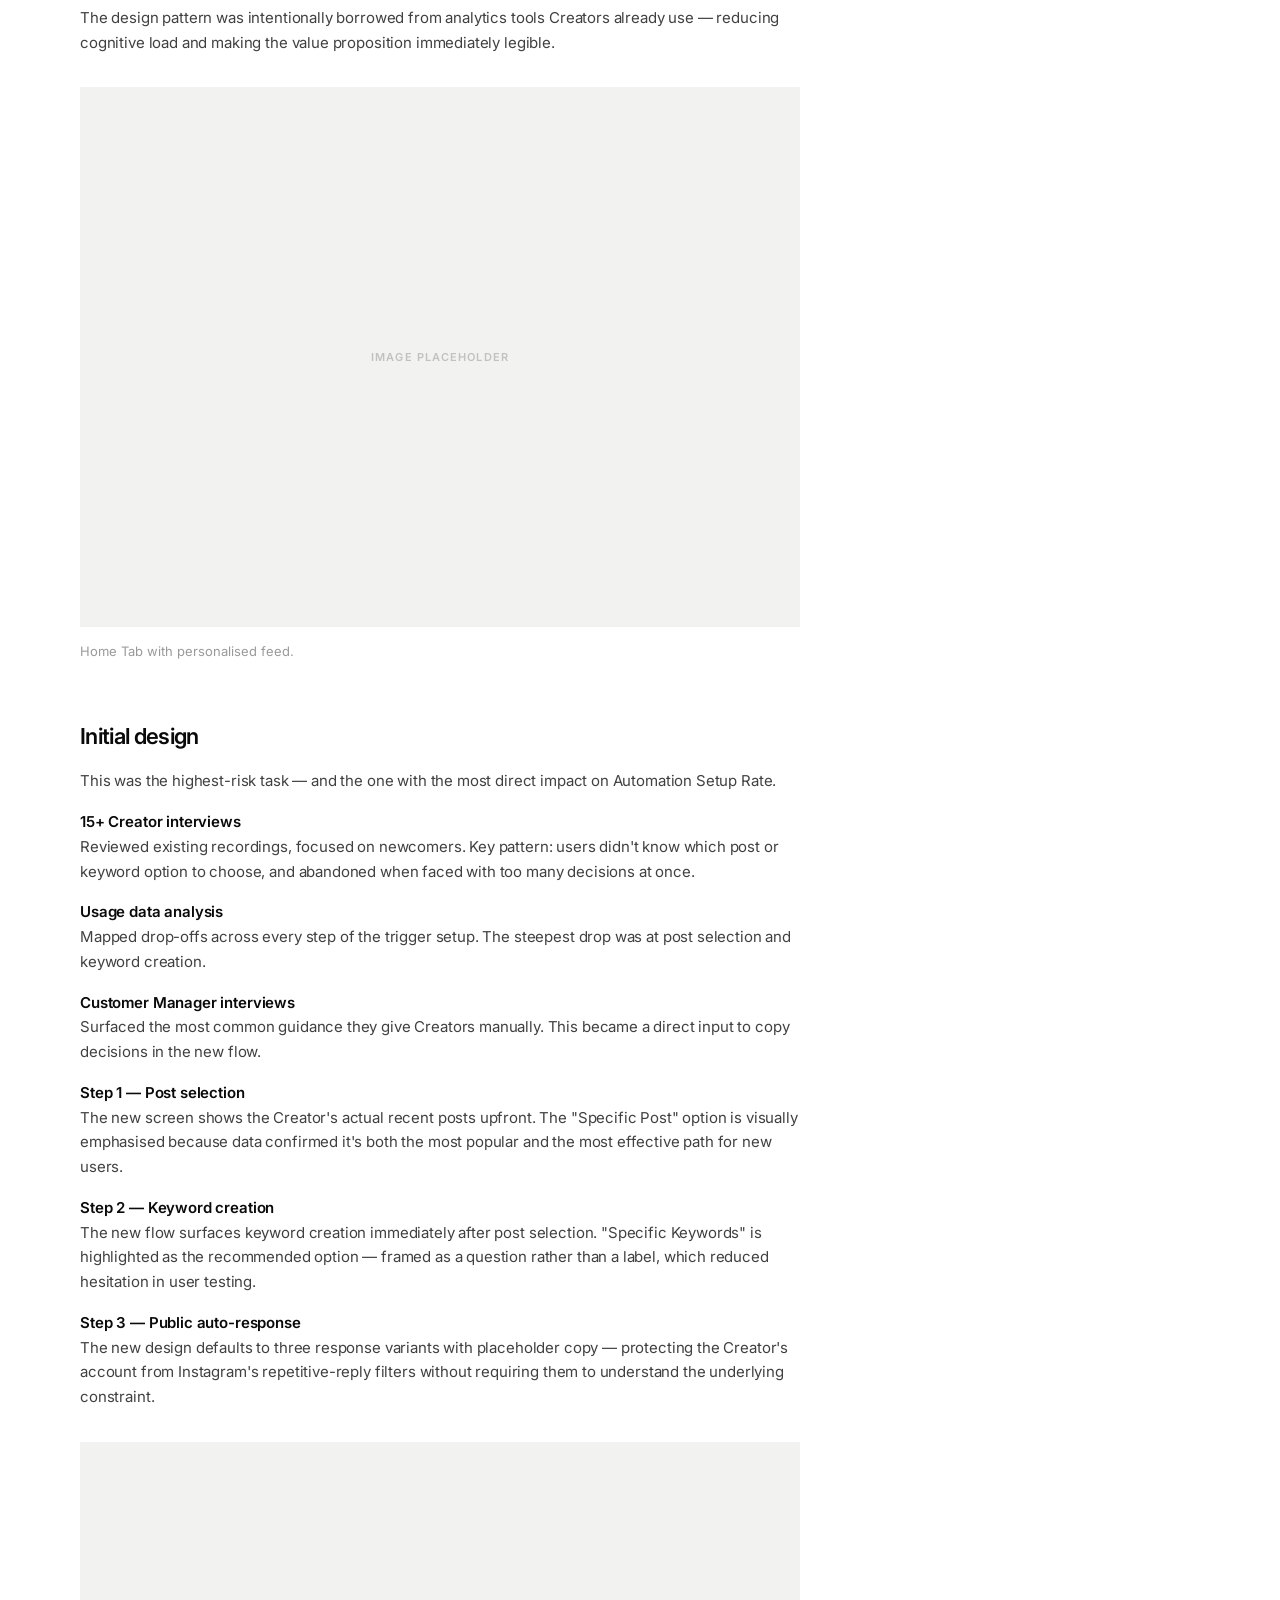
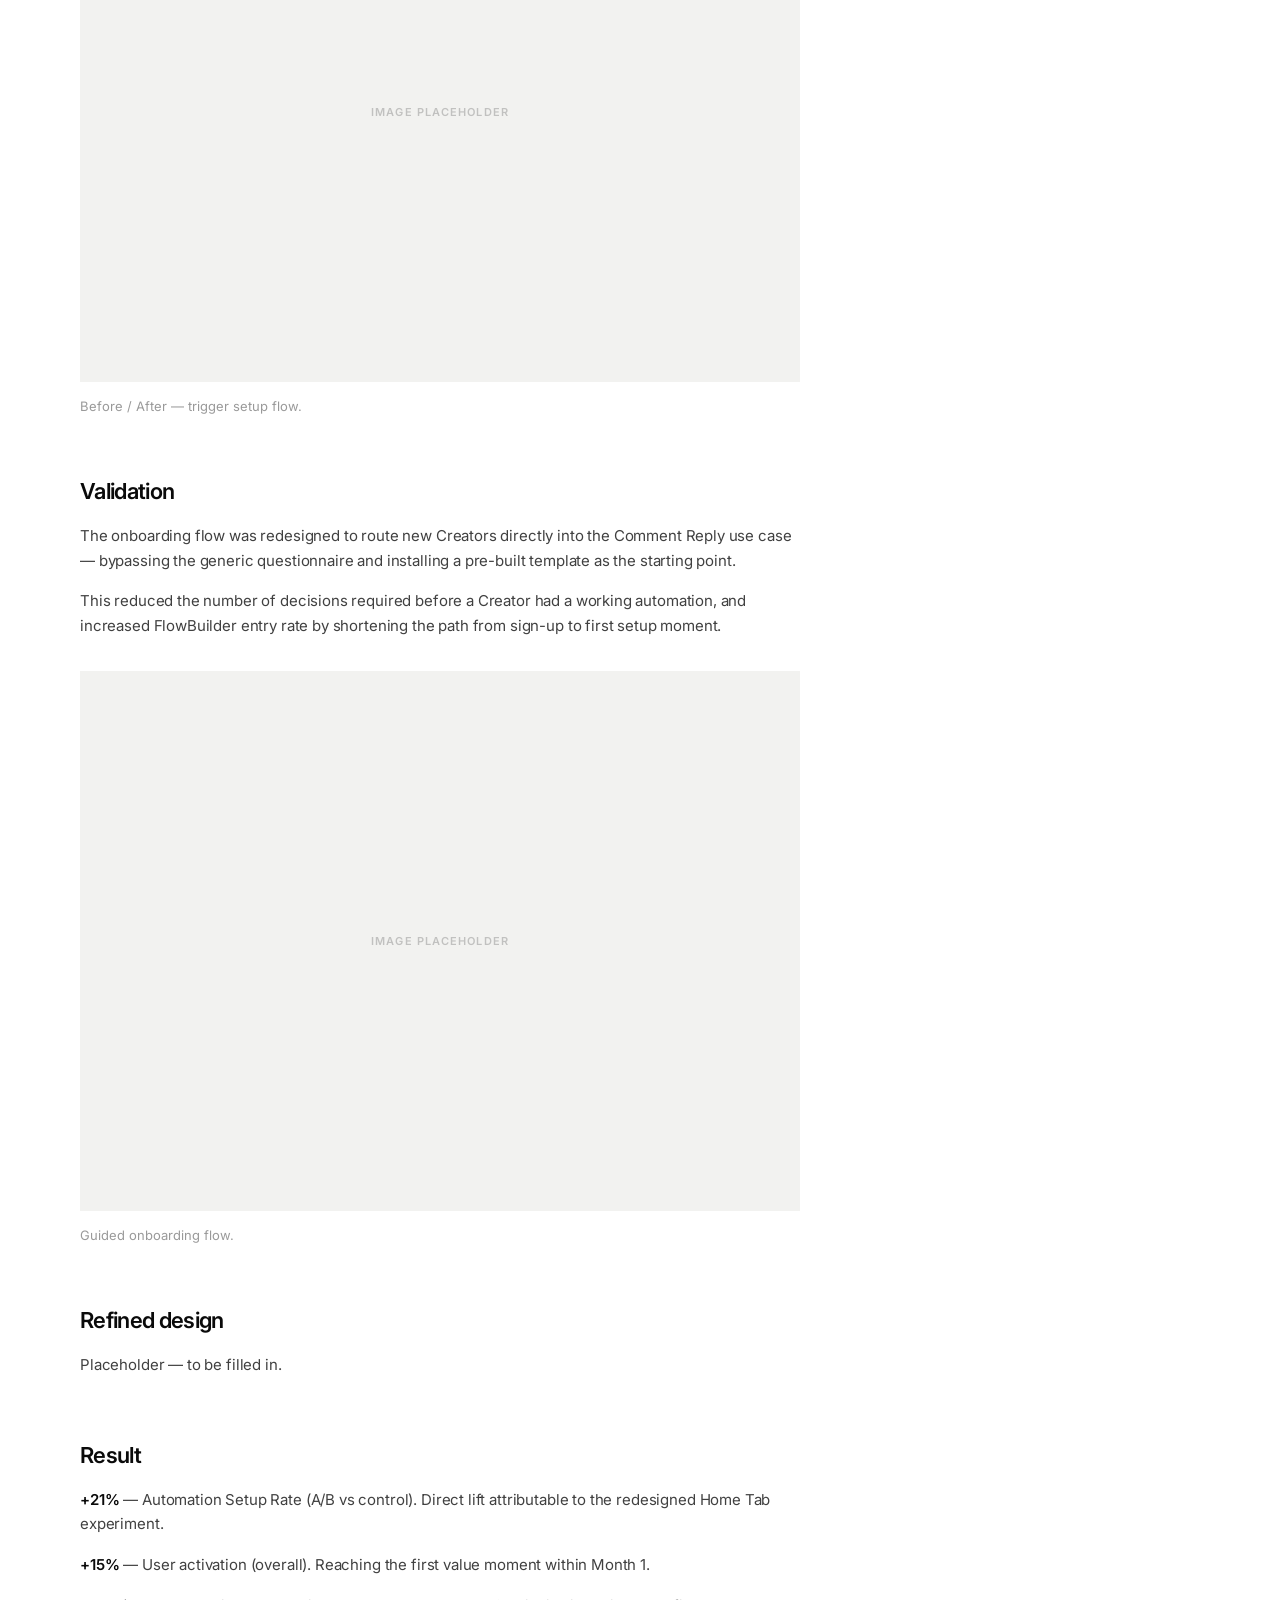
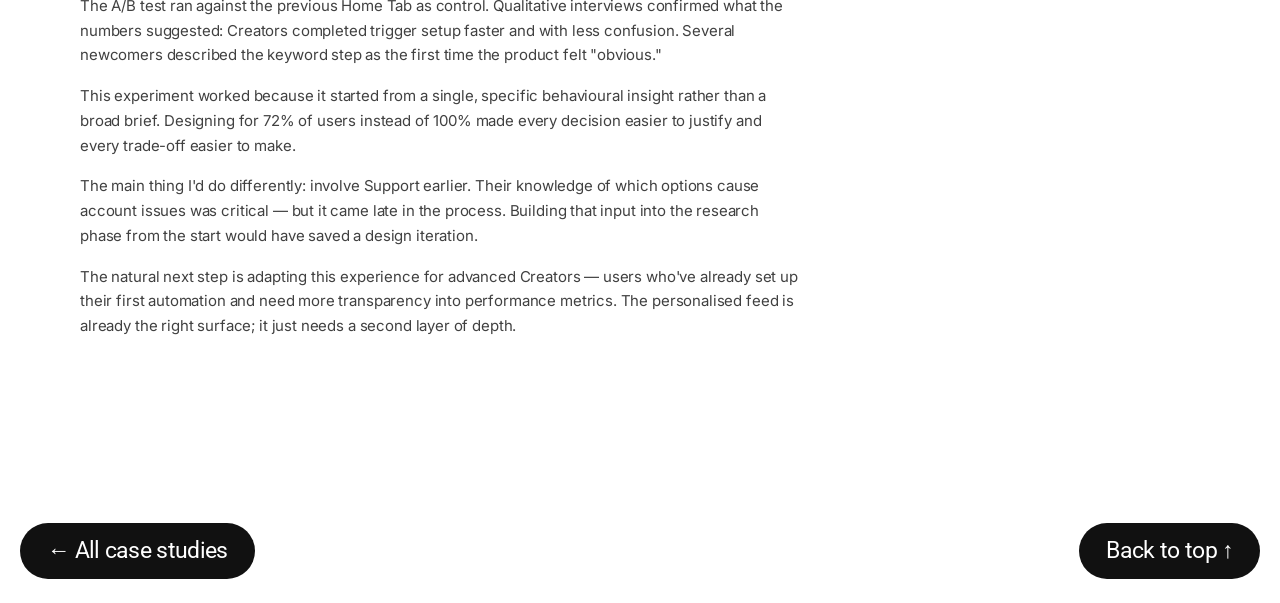
<file: manychat2.html>
<!DOCTYPE html>
<html lang="en">
<head>
  <meta charset="UTF-8" />
  <meta name="viewport" content="width=device-width, initial-scale=1.0" />
  <title>Manychat Creators — Silvia Arakelyan</title>
  <link rel="preconnect" href="https://fonts.googleapis.com" />
  <link rel="stylesheet" href="style.css" />
  <link href="https://fonts.googleapis.com/css2?family=Roboto:wght@400&family=Inter:wght@300;400;500;600&display=swap" rel="stylesheet" />
  <style>
    *, *::before, *::after { box-sizing: border-box; margin: 0; padding: 0; }

    body {
      font-family: 'Inter', sans-serif;
      background: #fff;
      color: #0a0a0a;
      -webkit-font-smoothing: antialiased;
    }

    /* ─── HERO BANNER ─── */
    .header {
      background: #027D2E;
      transition: none;
      position: sticky;
      top: 0;
      z-index: 100;
    }

    .case-hero {
      background: #027D2E;
      padding: 60px 0 64px;
    }

    .case-hero-inner {
      max-width: 1200px;
      margin: 0 auto;
      padding: 0 40px;
    }

    .case-hero h1 {
      font-size: 41px;
      font-weight: 500;
      line-height: 109%;
      letter-spacing: -0.04em;
      max-width: 760px;
      margin-bottom: 20px;
      color: #ffffff;
    }

    .case-hero-desc {
      font-size: 18px;
      font-weight: 400;
      line-height: 160%;
      color: rgba(255,255,255,0.85);
      max-width: 680px;
      letter-spacing: 0.01em;
      margin-bottom: 98px;
    }

    .case-stats {
      display: flex;
      gap: 60px;
    }

    .case-stat-val {
      font-size: 32px;
      font-weight: 600;
      letter-spacing: -0.04em;
      color: #ffffff;
    }

    .case-stat-label {
      font-size: 13px;
      font-weight: 500;
      letter-spacing: 0.04em;
      text-transform: uppercase;
      color: rgba(255,255,255,0.75);
      margin-top: 6px;
    }

    /* ─── MAIN LAYOUT ─── */
    .case-layout {
      max-width: 1200px;
      margin: 0 auto;
      padding: 100px 40px 120px;
      display: grid;
      grid-template-columns: 1fr 200px;
      gap: 80px;
      align-items: start;
    }

    /* ─── CONTENT ─── */
    .case-content {
      max-width: 720px;
    }

    .content-section {
      margin-bottom: 64px;
    }

    .section-heading {
      font-size: 22px;
      font-weight: 600;
      letter-spacing: -0.03em;
      margin-bottom: 20px;
    }

    .content-text {
      font-size: 15px;
      font-weight: 400;
      line-height: 1.65;
      color: rgba(0,0,0,0.75);
      letter-spacing: -0.01em;
      margin-bottom: 16px;
    }

    .content-text strong {
      font-weight: 600;
      color: #0a0a0a;
    }

    .meta-table {
      width: 100%;
      border-top: 1px solid rgba(0,0,0,0.1);
      margin-bottom: 48px;
    }

    .meta-row {
      display: grid;
      grid-template-columns: 160px 1fr;
      gap: 24px;
      border-bottom: 1px solid rgba(0,0,0,0.1);
      padding: 16px 0;
    }

    .meta-label {
      font-size: 13px;
      font-weight: 500;
      color: rgba(0,0,0,0.4);
      letter-spacing: 0.02em;
    }

    .meta-value {
      font-size: 15px;
      font-weight: 400;
      color: #0a0a0a;
      line-height: 1.5;
    }

    .image-placeholder {
      width: 100%;
      aspect-ratio: 4/3;
      background: #f2f2f0;
      display: flex;
      align-items: center;
      justify-content: center;
      font-size: 11px;
      font-weight: 600;
      letter-spacing: 0.1em;
      color: rgba(0,0,0,0.2);
      text-transform: uppercase;
      margin: 32px 0;
    }

    .image-caption {
      font-size: 13px;
      color: rgba(0,0,0,0.4);
      margin-top: -16px;
      margin-bottom: 32px;
    }

    /* ─── RIGHT SIDEBAR ─── */
    .sidebar {
      position: sticky;
      top: 112px;
    }

    .toc a {
      display: block;
      font-size: 14px;
      font-weight: 500;
      color: rgba(0,0,0,0.4);
      text-decoration: none;
      padding: 11px 0 11px 12px;
      transition: color 150ms;
      border-left: 1px solid transparent;
    }

    .toc a:hover { color: #0a0a0a; }

    .toc a.active {
      color: #0a0a0a;
      border-left-color: rgba(0,0,0,0.1);
    }

    .toc-parent {
      display: block;
      font-size: 14px;
      font-weight: 500;
      color: rgba(0,0,0,0.4);
      padding: 11px 0 11px 12px;
    }

    .toc a.toc-child {
      padding-left: 24px;
      font-size: 13px;
    }

    /* ─── BOTTOM NAV ─── */
    .bottom-nav {
      padding: 0 20px 24px;
      display: flex;
      align-items: center;
      justify-content: space-between;
    }

    .bottom-nav-link {
      height: 56px;
      padding: 0 27px;
      background: #111111;
      color: #ffffff;
      font-family: 'Roboto', sans-serif;
      font-size: 23px;
      font-weight: 400;
      letter-spacing: -0.03em;
      border-radius: 100px;
      text-decoration: none;
      display: inline-flex;
      align-items: center;
    }

    .bottom-nav-link:hover { background: #c7c7c7; color: #111111; }

    @media (max-width: 768px) {
      .case-hero {
        padding: 32px 0 40px;
      }

      .case-hero-inner {
        padding: 0 20px;
      }

      .case-breadcrumb {
        margin-bottom: 40px;
      }

      .case-hero h1 {
        font-size: 28px;
        margin-bottom: 16px;
      }

      .case-hero-desc {
        font-size: 15px;
        margin-bottom: 48px;
      }

      .case-stats {
        display: grid;
        grid-template-columns: repeat(3, 1fr);
        gap: 16px;
      }

      .case-stat-val {
        font-size: 24px;
      }

      .case-layout {
        grid-template-columns: 1fr;
        padding: 48px 20px 64px;
        gap: 0;
      }

      .sidebar {
        display: none;
      }

      .meta-row {
        grid-template-columns: 120px 1fr;
        gap: 12px;
      }

      .section-heading {
        font-size: 20px;
      }

      .bottom-nav {
        padding: 0 0 24px !important;
        gap: 0 !important;
        justify-content: flex-start !important;
      }

      .bottom-nav-link {
        height: 44px;
        font-size: 18px;
        padding: 0 18px;
        border-radius: 100px;
      }
    }
  </style>
</head>
<body>

  <header class="header">
    <button class="btn" onclick="location.href='index.html'" style="color:#ffffff;">Silvia Arakelyan</button>
    <nav class="header-nav">
      <a href="src/cv.pdf" class="btn" target="_blank" rel="noopener" style="color:#ffffff;">CV</a>
      <a href="https://www.linkedin.com/in/silvia-arakelyan87/" class="btn" target="_blank" rel="noopener" style="color:#ffffff;">LinkedIn</a>
      <div class="avatar"><img src="src/avatar.png" alt="Silvia Arakelyan" /></div>
    </nav>
  </header>

  <!-- HERO BANNER -->
  <div class="case-hero">
    <div class="case-hero-inner">
      <h1>Helping IG Creators set up their first automation — and actually stick around</h1>
      <p class="case-hero-desc">For Manychat, Creator activation is a core revenue driver. But new Creators were dropping off before setting up a single automation. I led the design of a Home Tab experiment that personalised the experience for Creators' most common use case.</p>
      <div class="case-stats">
        <div class="case-stat">
          <div class="case-stat-val">+21%</div>
          <div class="case-stat-label">Automation setup rate</div>
        </div>
        <div class="case-stat">
          <div class="case-stat-val">+15%</div>
          <div class="case-stat-label">User activation</div>
        </div>
        <div class="case-stat">
          <div class="case-stat-val">72%</div>
          <div class="case-stat-label">Creators on one use case</div>
        </div>
      </div>
    </div>
  </div>

  <!-- MAIN LAYOUT: content left, TOC right -->
  <div class="case-layout">

    <!-- CONTENT -->
    <div class="case-content">

      <div class="content-section" id="overview">
        <h2 class="section-heading">Overview</h2>
        <div class="meta-table">
          <div class="meta-row">
            <div class="meta-label">Company</div>
            <div class="meta-value">Manychat</div>
          </div>
          <div class="meta-row">
            <div class="meta-label">Objective</div>
            <div class="meta-value">Increase Creator activation by reducing friction in the first automation setup</div>
          </div>
          <div class="meta-row">
            <div class="meta-label">Target Audience</div>
            <div class="meta-value">Instagram Creators — new Manychat users</div>
          </div>
          <div class="meta-row">
            <div class="meta-label">Team</div>
            <div class="meta-value">Product designer, PO, Engineering Team</div>
          </div>
          <div class="meta-row">
            <div class="meta-label">My role</div>
            <div class="meta-value">UX research, UX/UI, A/B experiment design</div>
          </div>
        </div>
      </div>

      <div class="content-section" id="problem">
        <h2 class="section-heading">Problem</h2>
        <p class="content-text">Activation is Manychat's north star for new users — an account is considered activated once a user reaches their first meaningful value moment: setting up automation and collecting real contacts.</p>
        <p class="content-text">For Creators, this wasn't happening at the rate it should.</p>
        <p class="content-text"><strong>Template Questionnaire CR was low</strong><br>The onboarding questionnaire was static and generic — it didn't speak to how Creators actually use Manychat, so most ignored it or dropped off.</p>
        <p class="content-text"><strong>Trigger setup CR was low</strong><br>Even Creators who reached the FlowBuilder struggled to configure their first trigger. The setup flow had too many steps, unclear options, and no guidance toward the most effective path.</p>
        <div class="image-placeholder">Image placeholder</div>
        <p class="image-caption">Home Tab + FlowBuilder trigger — annotated drop-off points.</p>
        <p class="content-text">Before jumping to solutions, I looked at what Creators were actually doing inside Manychat.</p>
        <p class="content-text"><strong>Key behaviour</strong><br>72% of Creators used one-node automation with a Comment Reply Trigger.</p>
        <p class="content-text">The use case was almost always the same: ask viewers to comment on a post with a keyword → send a DM with a discount link → convert them into subscribers or buyers.</p>
        <p class="content-text">This wasn't a niche behaviour — it was the dominant pattern. And a recent Meta API update made it possible to access users' actual posts, comments, and account statistics directly.</p>
        <p class="content-text">Instead of designing for every possible Creator use case, we designed for the one that actually drives growth.</p>
      </div>

      <div class="content-section" id="hypothesis">
        <h2 class="section-heading">Hypothesis</h2>
        <p class="content-text">Based on the insight, I formulated three parallel hypotheses — each became an independent design task to allow separate testing and prioritisation.</p>
        <p class="content-text"><strong>Task 1 — Personalised IG Feed on Home Tab</strong><br>If we show Creators their own posts with automation prompts surfaced inline, they'll engage more readily with the setup flow.</p>
        <p class="content-text"><strong>Task 2 — Simplified Comment Reply Trigger</strong><br>If we reduce friction in the most popular trigger setup, more Creators will successfully complete their first automation.</p>
        <p class="content-text"><strong>Task 3 — Guided Onboarding with Template</strong><br>If we route new Creators directly into the most popular use case via a structured onboarding, we'll increase both template installation and FlowBuilder entry rate.</p>
        <p class="content-text">Tasks 1 and 3 were scoped and shipped as lighter experiments. Task 2 had the most unknowns and required dedicated research — it became the deepest design investment.</p>
      </div>

      <div class="content-section" id="discovery">
        <h2 class="section-heading">Discovery</h2>
        <p class="content-text"><strong>Approach</strong><br>I started by mapping the Creator's journey outside Manychat — what tools do they use, what interfaces are familiar, what mental model do they bring.</p>
        <p class="content-text">I analysed 5+ SMM platforms to identify patterns in post-and-analytics interfaces. The goal was to make the personalised feed feel native to how Creators already work, not like a new product to learn.</p>
        <p class="content-text"><strong>Design decision</strong><br>The entry point is a banner surfaced on the Home Tab, tied to the Creator's most recent post. It highlights unanswered comments and offers a one-click path to set up an automated reply.</p>
        <p class="content-text">The design pattern was intentionally borrowed from analytics tools Creators already use — reducing cognitive load and making the value proposition immediately legible.</p>
        <div class="image-placeholder">Image placeholder</div>
        <p class="image-caption">Home Tab with personalised feed.</p>
      </div>

      <div class="content-section" id="design-v1">
        <h2 class="section-heading">Initial design</h2>
        <p class="content-text">This was the highest-risk task — and the one with the most direct impact on Automation Setup Rate.</p>
        <p class="content-text"><strong>15+ Creator interviews</strong><br>Reviewed existing recordings, focused on newcomers. Key pattern: users didn't know which post or keyword option to choose, and abandoned when faced with too many decisions at once.</p>
        <p class="content-text"><strong>Usage data analysis</strong><br>Mapped drop-offs across every step of the trigger setup. The steepest drop was at post selection and keyword creation.</p>
        <p class="content-text"><strong>Customer Manager interviews</strong><br>Surfaced the most common guidance they give Creators manually. This became a direct input to copy decisions in the new flow.</p>
        <p class="content-text"><strong>Step 1 — Post selection</strong><br>The new screen shows the Creator's actual recent posts upfront. The "Specific Post" option is visually emphasised because data confirmed it's both the most popular and the most effective path for new users.</p>
        <p class="content-text"><strong>Step 2 — Keyword creation</strong><br>The new flow surfaces keyword creation immediately after post selection. "Specific Keywords" is highlighted as the recommended option — framed as a question rather than a label, which reduced hesitation in user testing.</p>
        <p class="content-text"><strong>Step 3 — Public auto-response</strong><br>The new design defaults to three response variants with placeholder copy — protecting the Creator's account from Instagram's repetitive-reply filters without requiring them to understand the underlying constraint.</p>
        <div class="image-placeholder">Image placeholder</div>
        <p class="image-caption">Before / After — trigger setup flow.</p>
      </div>

      <div class="content-section" id="validation">
        <h2 class="section-heading">Validation</h2>
        <p class="content-text">The onboarding flow was redesigned to route new Creators directly into the Comment Reply use case — bypassing the generic questionnaire and installing a pre-built template as the starting point.</p>
        <p class="content-text">This reduced the number of decisions required before a Creator had a working automation, and increased FlowBuilder entry rate by shortening the path from sign-up to first setup moment.</p>
        <div class="image-placeholder">Image placeholder</div>
        <p class="image-caption">Guided onboarding flow.</p>
      </div>

      <div class="content-section" id="design-v2">
        <h2 class="section-heading">Refined design</h2>
        <p class="content-text">Placeholder — to be filled in.</p>
      </div>

      <div class="content-section" id="result">
        <h2 class="section-heading">Result</h2>
        <p class="content-text"><strong>+21%</strong> — Automation Setup Rate (A/B vs control). Direct lift attributable to the redesigned Home Tab experiment.</p>
        <p class="content-text"><strong>+15%</strong> — User activation (overall). Reaching the first value moment within Month 1.</p>
        <p class="content-text">The A/B test ran against the previous Home Tab as control. Qualitative interviews confirmed what the numbers suggested: Creators completed trigger setup faster and with less confusion. Several newcomers described the keyword step as the first time the product felt "obvious."</p>
        <p class="content-text">This experiment worked because it started from a single, specific behavioural insight rather than a broad brief. Designing for 72% of users instead of 100% made every decision easier to justify and every trade-off easier to make.</p>
        <p class="content-text">The main thing I'd do differently: involve Support earlier. Their knowledge of which options cause account issues was critical — but it came late in the process. Building that input into the research phase from the start would have saved a design iteration.</p>
        <p class="content-text">The natural next step is adapting this experience for advanced Creators — users who've already set up their first automation and need more transparency into performance metrics. The personalised feed is already the right surface; it just needs a second layer of depth.</p>
      </div>

    </div>

    <!-- RIGHT SIDEBAR TOC -->
    <aside class="sidebar">
      <div class="toc">
        <a href="#overview" class="active">Overview</a>
        <a href="#problem">Problem</a>
        <a href="#hypothesis">Hypothesis</a>
        <span class="toc-parent">Process</span>
        <a href="#discovery" class="toc-child">Discovery</a>
        <a href="#design-v1" class="toc-child">Initial design</a>
        <a href="#validation" class="toc-child">Validation</a>
        <a href="#design-v2" class="toc-child">Refined design</a>
        <a href="#result">Result</a>
      </div>
    </aside>

  </div>

  <script>
    const header = document.querySelector('.header');
    const hero = document.querySelector('.case-hero');

    function updateHeader() {
      const heroBottom = hero.getBoundingClientRect().bottom;
      if (heroBottom <= 0) {
        header.style.background = '#ffffff';
        header.querySelectorAll('.btn').forEach(b => b.style.color = '');
      } else {
        header.style.background = '#027D2E';
        header.querySelectorAll('.btn').forEach(b => b.style.color = '#ffffff');
      }
    }
    updateHeader();
    window.addEventListener('scroll', updateHeader, { passive: true });

    const sections = document.querySelectorAll('.content-section');
    const tocLinks = document.querySelectorAll('.toc a');

    window.addEventListener('scroll', () => {
      const threshold = window.innerHeight * 0.6;
      let current = sections[0].id;
      sections.forEach(s => {
        if (s.getBoundingClientRect().top <= threshold) current = s.id;
      });
      tocLinks.forEach(a => {
        a.classList.toggle('active', a.getAttribute('href') === '#' + current);
      });
    }, { passive: true });
    // Lightbox
    const lightbox = document.createElement('div');
    lightbox.style.cssText = 'display:none;position:fixed;inset:0;background:rgba(0,0,0,0.85);z-index:1000;cursor:zoom-out;align-items:center;justify-content:center;padding:40px;';
    const lightboxImg = document.createElement('img');
    lightboxImg.style.cssText = 'max-width:100%;max-height:100%;object-fit:contain;border-radius:4px;';
    const lightboxVideo = document.createElement('video');
    lightboxVideo.style.cssText = 'max-width:100%;max-height:100%;border-radius:4px;';
    lightboxVideo.controls = true;
    lightboxVideo.autoplay = true;
    lightboxVideo.loop = true;
    lightbox.appendChild(lightboxImg);
    lightbox.appendChild(lightboxVideo);
    document.body.appendChild(lightbox);

    function openLightbox() {
      lightbox.style.display = 'flex';
      document.body.style.overflow = 'hidden';
    }

    function closeLightbox() {
      lightbox.style.display = 'none';
      lightboxVideo.pause();
      lightboxVideo.src = '';
      lightboxImg.src = '';
      document.body.style.overflow = '';
    }

    document.querySelectorAll('.case-content img, .case-layout img').forEach(img => {
      if (img.closest('.avatar')) return;
      img.style.cursor = 'zoom-in';
      img.addEventListener('click', () => {
        lightboxImg.style.display = 'block';
        lightboxVideo.style.display = 'none';
        lightboxImg.src = img.src;
        openLightbox();
      });
    });

    document.querySelectorAll('.case-content video, .case-layout video').forEach(vid => {
      vid.style.cursor = 'zoom-in';
      vid.addEventListener('click', () => {
        lightboxImg.style.display = 'none';
        lightboxVideo.style.display = 'block';
        lightboxVideo.src = vid.src;
        openLightbox();
      });
    });

    lightbox.addEventListener('click', closeLightbox);

    document.addEventListener('keydown', e => {
      if (e.key === 'Escape') closeLightbox();
    });
  </script>

  <!-- BOTTOM NAV -->
  <div class="bottom-nav">
    <a href="index.html#manychat" class="bottom-nav-link">← All case studies</a>
    <a href="#" class="bottom-nav-link" onclick="window.scrollTo({top:0,behavior:'smooth'});return false;">Back to top ↑</a>
  </div>

</body>
</html>
</file>
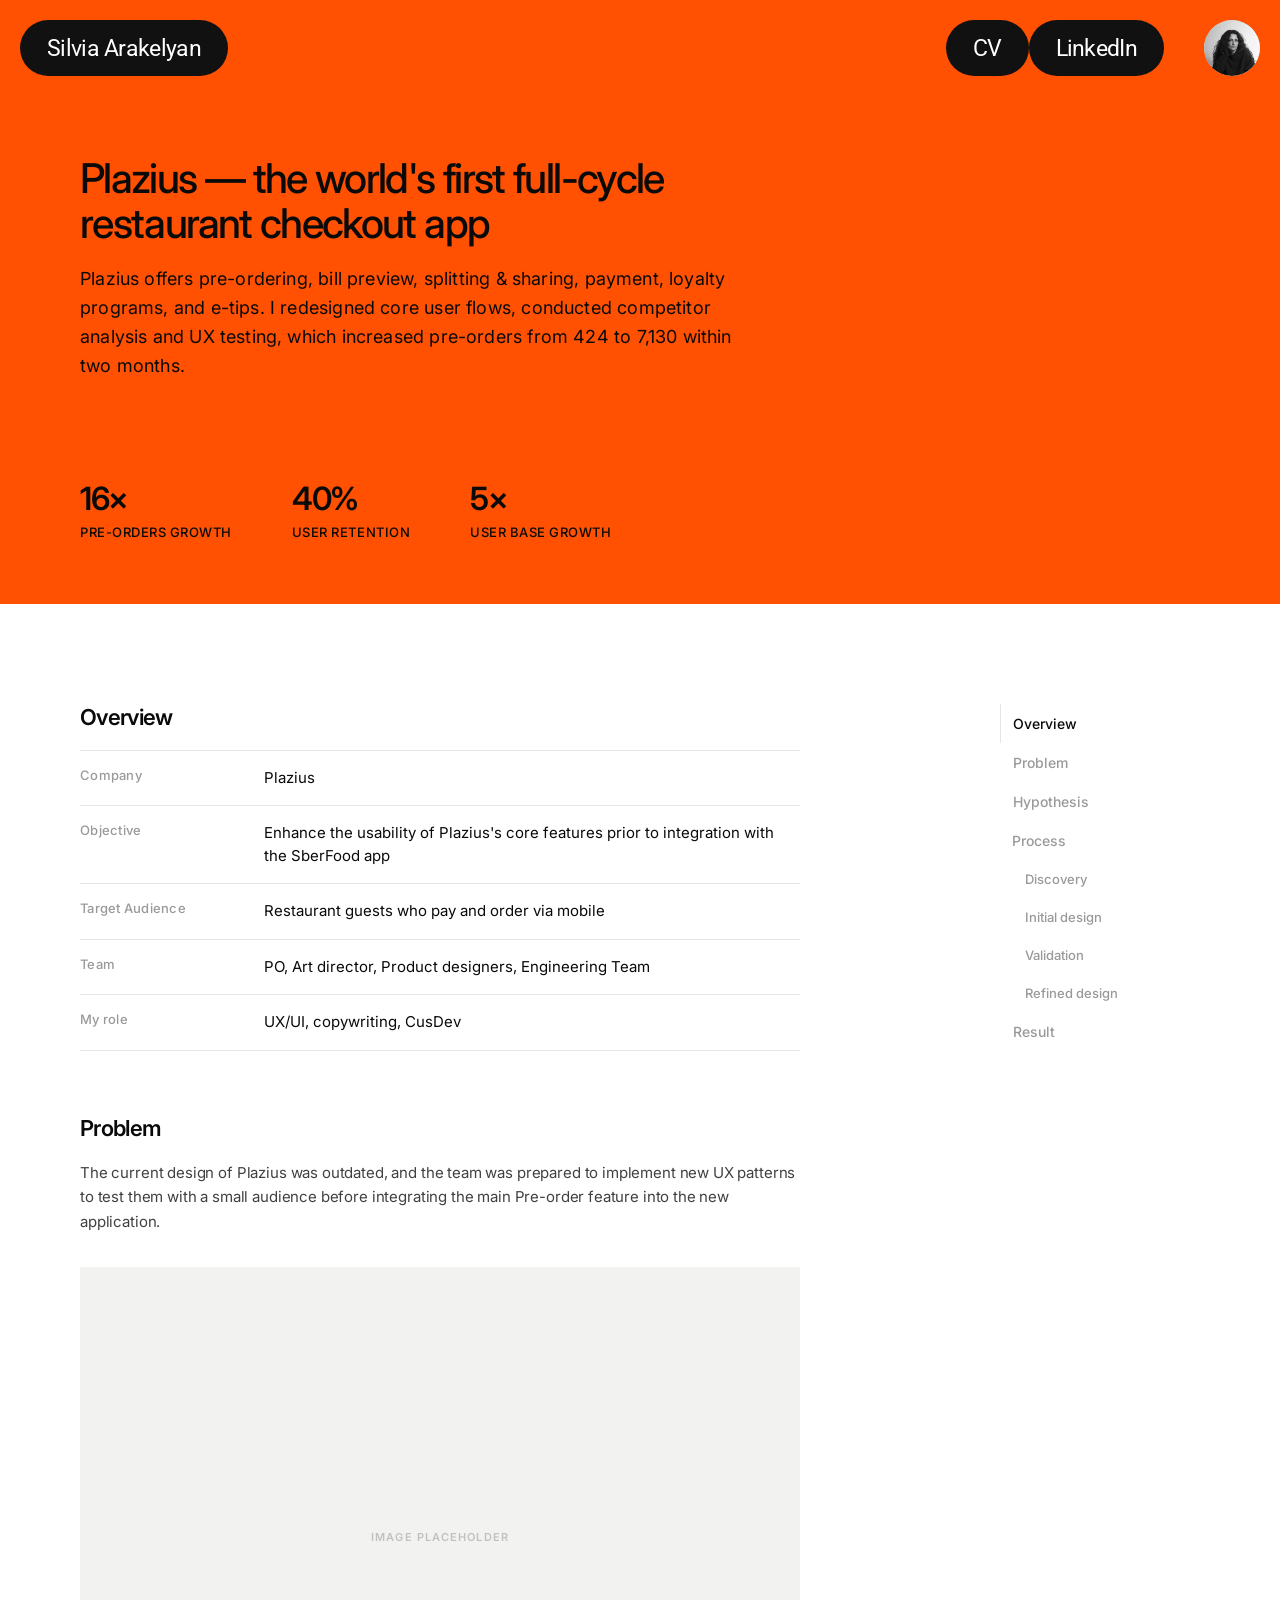
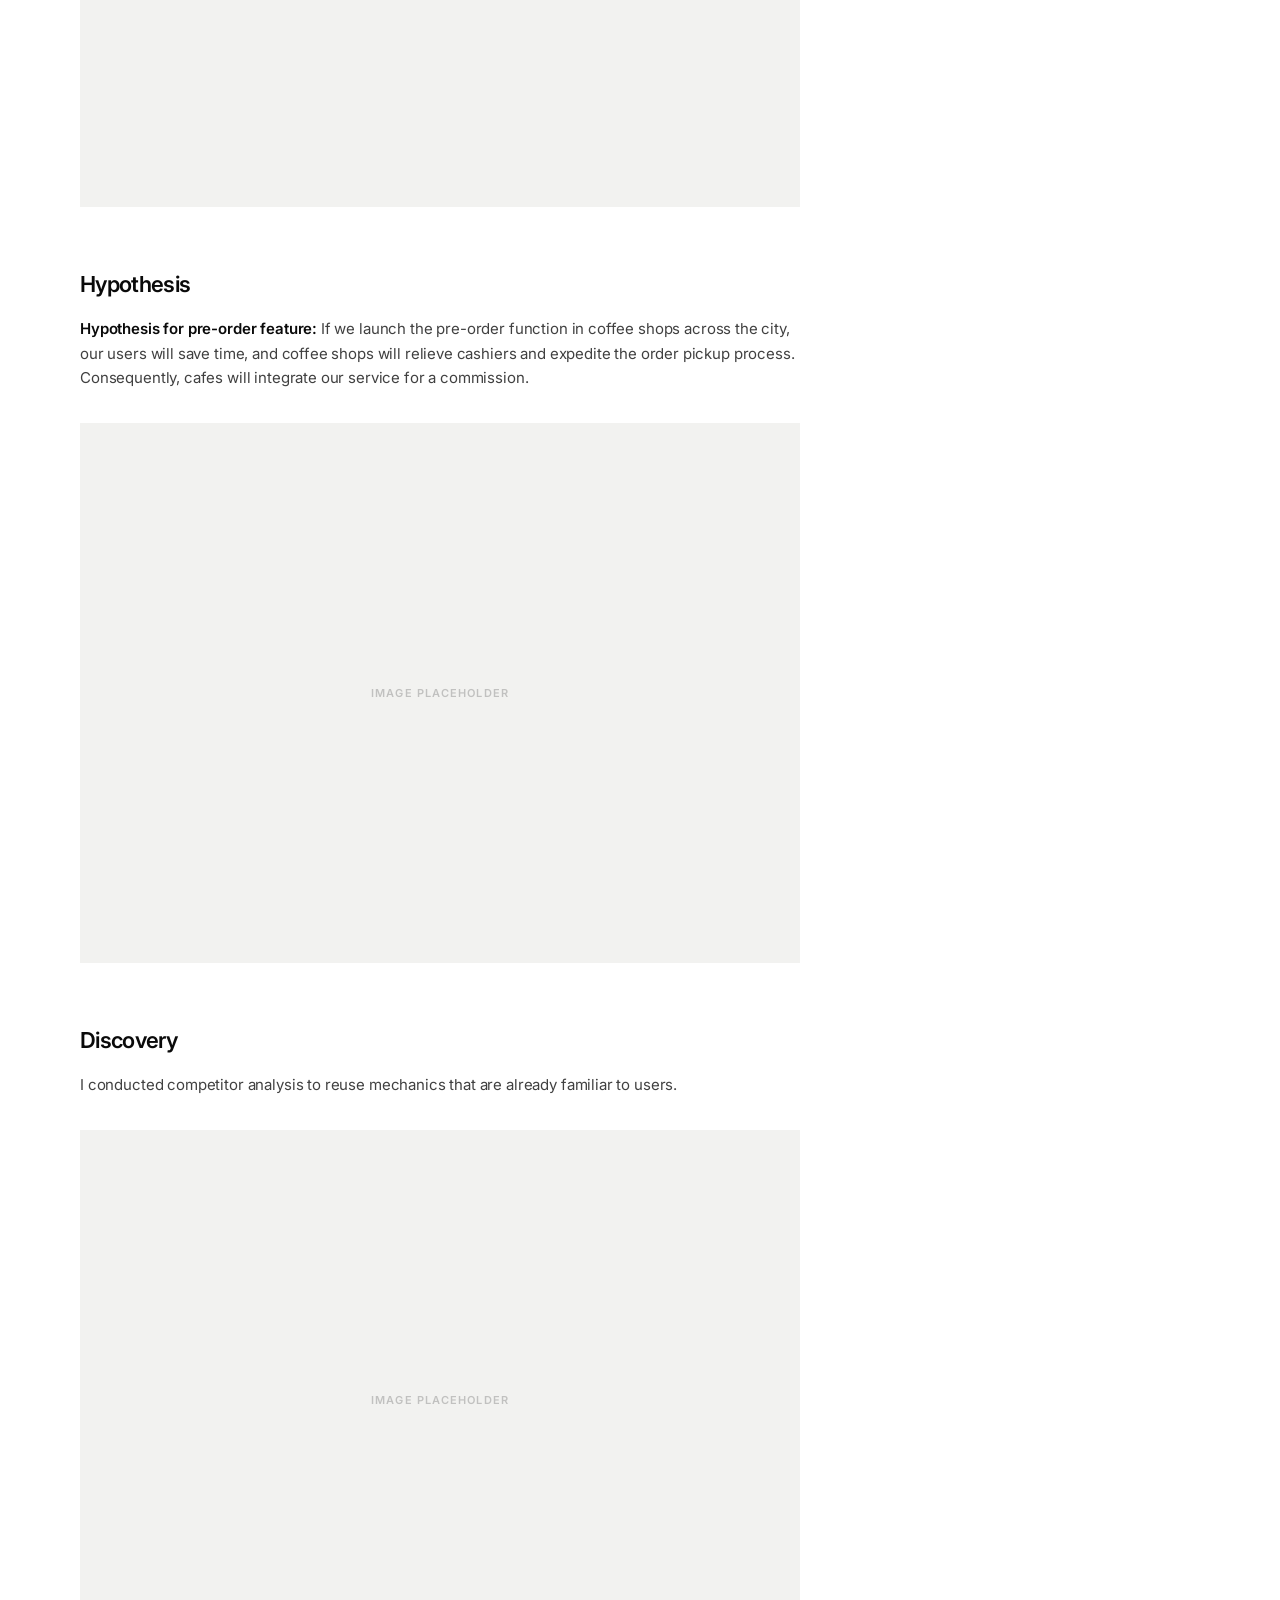
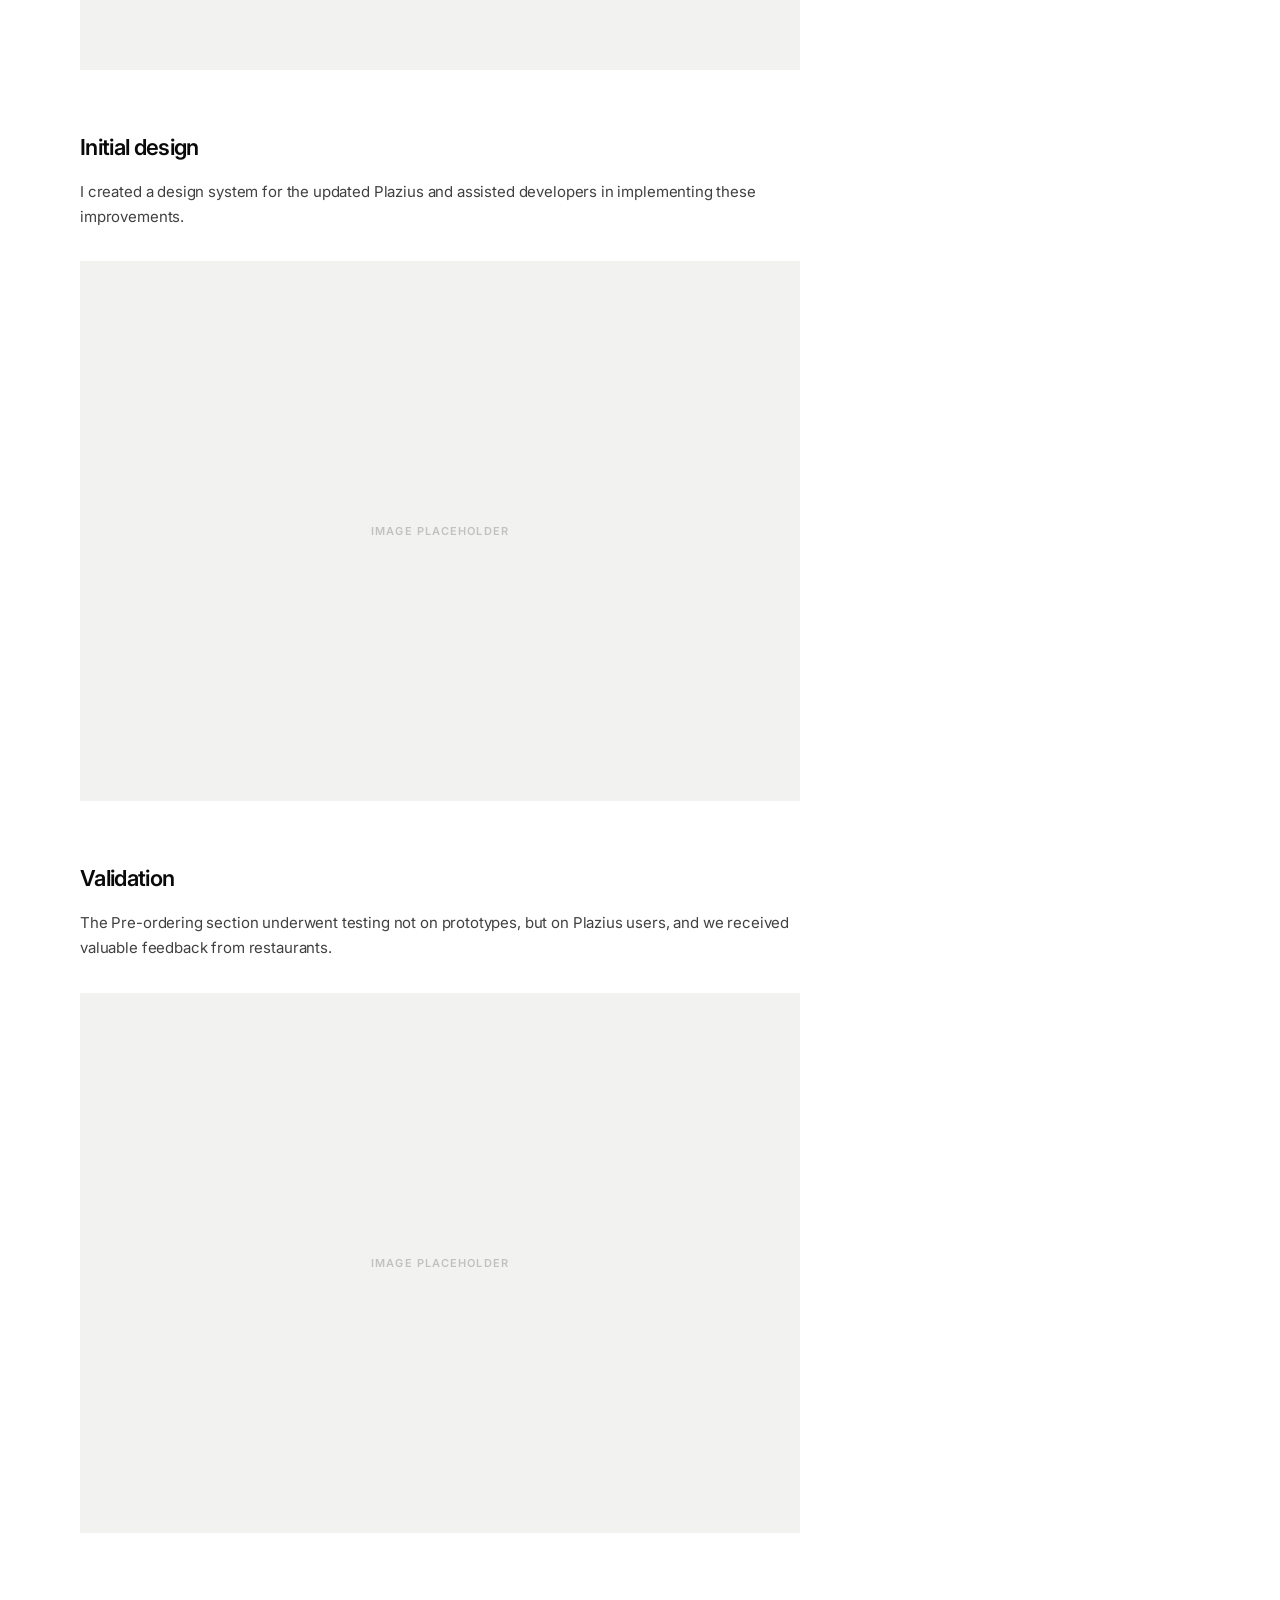
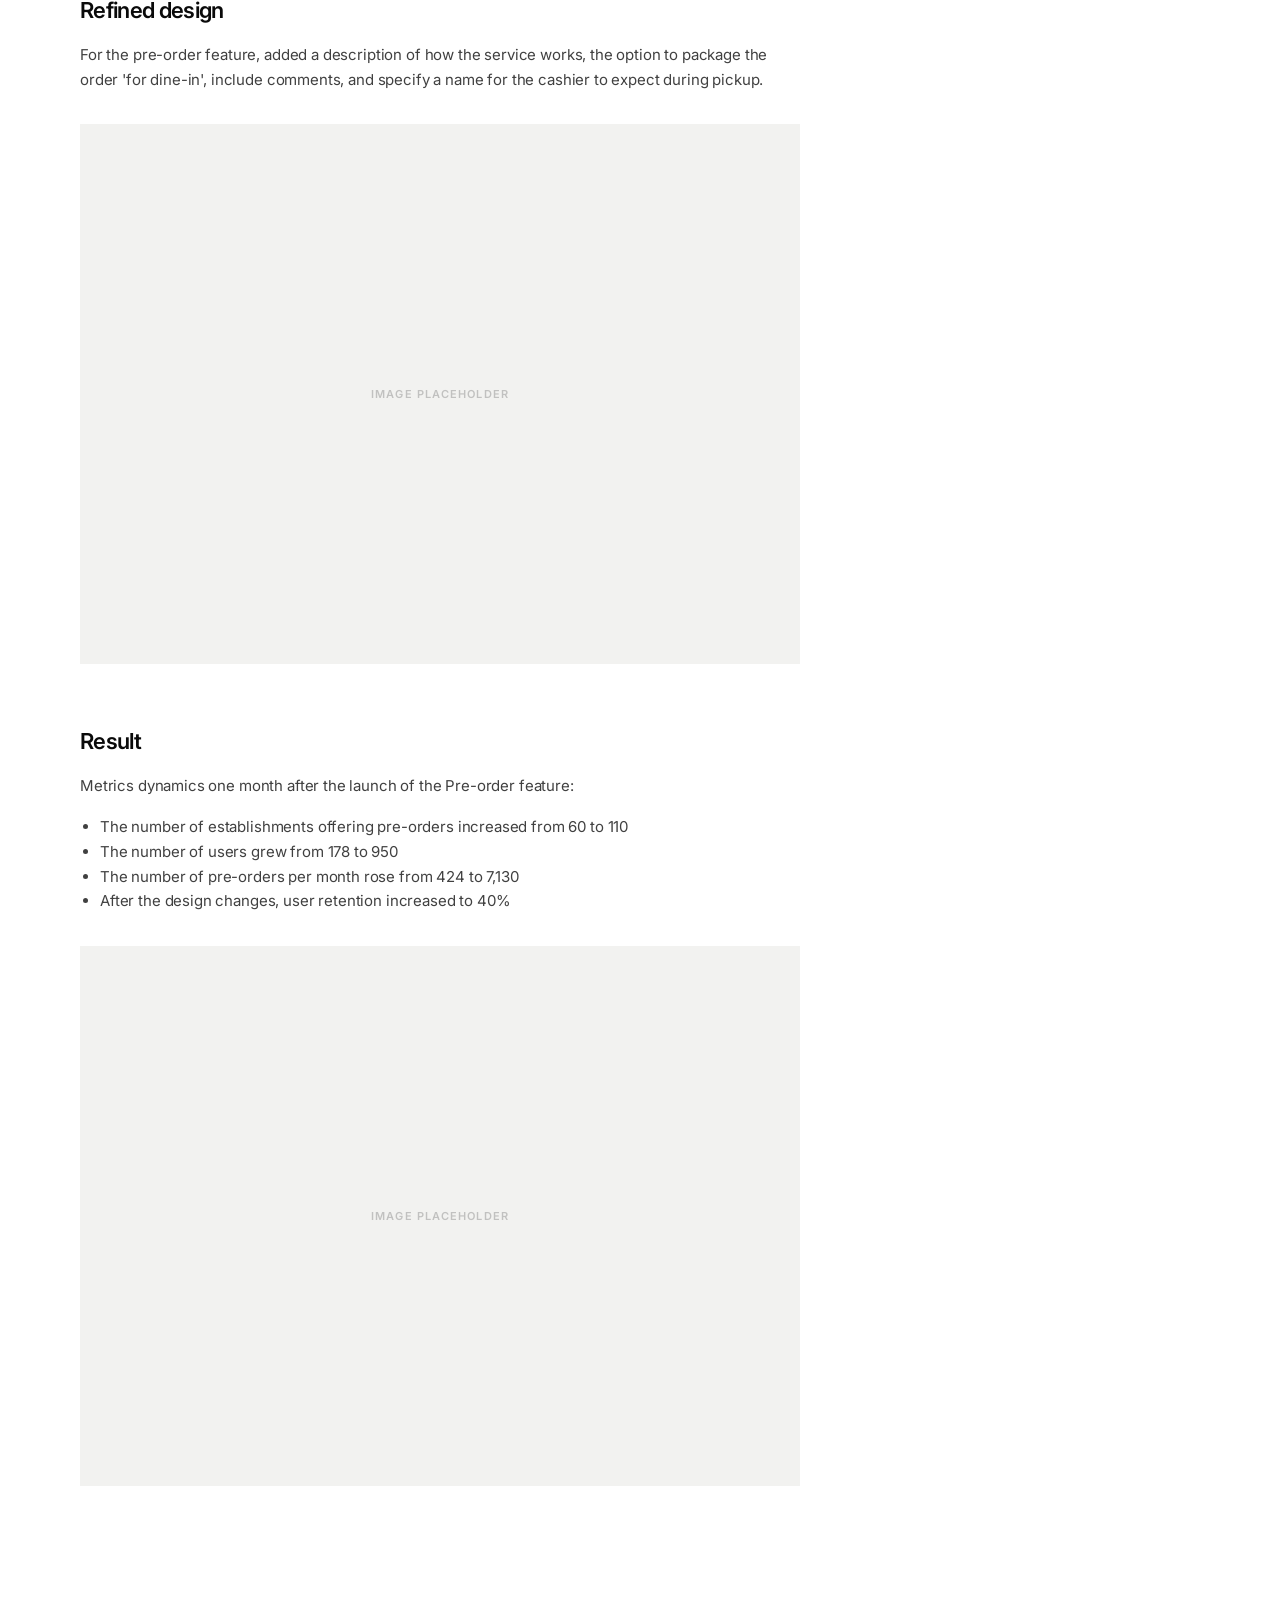
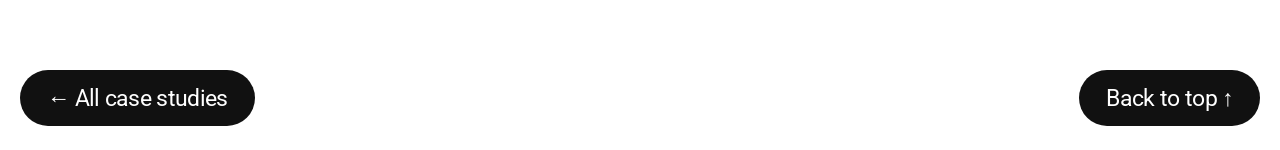
<file: plazius.html>
<!DOCTYPE html>
<html lang="en">
<head>
  <meta charset="UTF-8" />
  <meta name="viewport" content="width=device-width, initial-scale=1.0" />
  <title>Plazius — Silvia Arakelyan</title>
  <link rel="preconnect" href="https://fonts.googleapis.com" />
  <link rel="stylesheet" href="style.css" />
  <link href="https://fonts.googleapis.com/css2?family=Roboto:wght@400&family=Inter:wght@300;400;500;600&display=swap" rel="stylesheet" />
  <style>
    *, *::before, *::after { box-sizing: border-box; margin: 0; padding: 0; }

    body {
      font-family: 'Inter', sans-serif;
      background: #fff;
      color: #0a0a0a;
      -webkit-font-smoothing: antialiased;
    }

    /* ─── HERO BANNER ─── */
    .header {
      background: #FF5101;
      transition: none;
      position: sticky;
      top: 0;
      z-index: 100;
    }

    .case-hero {
      background: #FF5101;
      padding: 60px 0 64px;
    }

    .case-hero-inner {
      max-width: 1200px;
      margin: 0 auto;
      padding: 0 40px;
    }

    .case-hero h1 {
      font-size: 41px;
      font-weight: 500;
      line-height: 109%;
      letter-spacing: -0.04em;
      max-width: 760px;
      margin-bottom: 20px;
    }

    .case-hero-desc {
      font-size: 18px;
      font-weight: 400;
      line-height: 160%;
      color: #0a0a0a;
      max-width: 680px;
      letter-spacing: 0.01em;
      margin-bottom: 98px;
    }

    .case-stats {
      display: flex;
      gap: 60px;
    }

    .case-stat-val {
      font-size: 32px;
      font-weight: 600;
      letter-spacing: -0.04em;
      color: #0a0a0a;
    }

    .case-stat-label {
      font-size: 13px;
      font-weight: 500;
      letter-spacing: 0.04em;
      text-transform: uppercase;
      color: #0a0a0a;
      margin-top: 6px;
    }

    /* ─── MAIN LAYOUT ─── */
    .case-layout {
      max-width: 1200px;
      margin: 0 auto;
      padding: 100px 40px 120px;
      display: grid;
      grid-template-columns: 1fr 200px;
      gap: 80px;
      align-items: start;
    }

    /* ─── CONTENT ─── */
    .case-content {
      max-width: 720px;
    }

    .content-section {
      margin-bottom: 64px;
    }

    .section-heading {
      font-size: 22px;
      font-weight: 600;
      letter-spacing: -0.03em;
      margin-bottom: 20px;
    }

    .content-text {
      font-size: 15px;
      font-weight: 400;
      line-height: 1.65;
      color: rgba(0,0,0,0.75);
      letter-spacing: -0.01em;
      margin-bottom: 16px;
    }

    .content-text strong {
      font-weight: 600;
      color: #0a0a0a;
    }

    .meta-table {
      width: 100%;
      border-top: 1px solid rgba(0,0,0,0.1);
      margin-bottom: 48px;
    }

    .meta-row {
      display: grid;
      grid-template-columns: 160px 1fr;
      gap: 24px;
      border-bottom: 1px solid rgba(0,0,0,0.1);
      padding: 16px 0;
    }

    .meta-label {
      font-size: 13px;
      font-weight: 500;
      color: rgba(0,0,0,0.4);
      letter-spacing: 0.02em;
    }

    .meta-value {
      font-size: 15px;
      font-weight: 400;
      color: #0a0a0a;
      line-height: 1.5;
    }

    .image-placeholder {
      width: 100%;
      aspect-ratio: 4/3;
      background: #f2f2f0;
      display: flex;
      align-items: center;
      justify-content: center;
      font-size: 11px;
      font-weight: 600;
      letter-spacing: 0.1em;
      color: rgba(0,0,0,0.2);
      text-transform: uppercase;
      margin: 32px 0;
    }

    /* ─── RIGHT SIDEBAR ─── */
    .sidebar {
      position: sticky;
      top: 112px;
    }

    .toc a {
      display: block;
      font-size: 14px;
      font-weight: 500;
      color: rgba(0,0,0,0.4);
      text-decoration: none;
      padding: 11px 0 11px 12px;
      transition: color 150ms;
      border-left: 1px solid transparent;
    }

    .toc a:hover { color: #0a0a0a; }

    .toc-parent {
      display: block;
      font-size: 14px;
      font-weight: 500;
      color: rgba(0,0,0,0.4);
      padding: 11px 0 11px 12px;
    }

    .toc a.toc-child {
      padding-left: 24px;
      font-size: 13px;
    }

    .toc a.active {
      color: #0a0a0a;
      border-left-color: rgba(0,0,0,0.1);
    }

    /* ─── BOTTOM NAV ─── */
    .bottom-nav {
      padding: 0 20px 24px;
      display: flex;
      align-items: center;
      justify-content: space-between;
    }

    .bottom-nav-link {
      height: 56px;
      padding: 0 27px;
      background: #111111;
      color: #ffffff;
      font-family: 'Roboto', sans-serif;
      font-size: 23px;
      font-weight: 400;
      letter-spacing: -0.03em;
      border-radius: 100px;
      text-decoration: none;
      display: inline-flex;
      align-items: center;
    }

    .bottom-nav-link:hover { background: #c7c7c7; color: #111111; }

    @media (max-width: 768px) {
      .case-hero {
        padding: 32px 0 40px;
      }

      .case-hero-inner {
        padding: 0 20px;
      }

      .case-breadcrumb {
        margin-bottom: 40px;
      }

      .case-hero h1 {
        font-size: 28px;
        margin-bottom: 16px;
      }

      .case-hero-desc {
        font-size: 15px;
        margin-bottom: 48px;
      }

      .case-stats {
        display: grid;
        grid-template-columns: repeat(3, 1fr);
        gap: 16px;
      }

      .case-stat-val {
        font-size: 24px;
      }

      .case-layout {
        grid-template-columns: 1fr;
        padding: 48px 20px 64px;
        gap: 0;
      }

      .sidebar {
        display: none;
      }

      .meta-row {
        grid-template-columns: 120px 1fr;
        gap: 12px;
      }

      .section-heading {
        font-size: 20px;
      }

      .bottom-nav {
        padding: 0 0 24px !important;
        gap: 0 !important;
        justify-content: flex-start !important;
      }

      .bottom-nav-link {
        height: 44px;
        font-size: 18px;
        padding: 0 18px;
        border-radius: 100px;
      }
    }
  </style>
</head>
<body>

  <header class="header">
    <button class="btn" onclick="location.href='index.html'">Silvia Arakelyan</button>
    <nav class="header-nav">
      <a href="src/cv.pdf" class="btn" target="_blank" rel="noopener">CV</a>
      <a href="https://www.linkedin.com/in/silvia-arakelyan87/" class="btn" target="_blank" rel="noopener">LinkedIn</a>
      <div class="avatar"><img src="src/avatar.png" alt="Silvia Arakelyan" /></div>
    </nav>
  </header>

  <!-- HERO BANNER -->
  <div class="case-hero">
    <div class="case-hero-inner">
      <h1>Plazius — the world's first full-cycle restaurant checkout app</h1>
      <p class="case-hero-desc">Plazius offers pre-ordering, bill preview, splitting & sharing, payment, loyalty programs, and e-tips. I redesigned core user flows, conducted competitor analysis and UX testing, which increased pre-orders from 424 to 7,130 within two months.</p>
      <div class="case-stats">
        <div class="case-stat">
          <div class="case-stat-val">16×</div>
          <div class="case-stat-label">Pre-orders growth</div>
        </div>
        <div class="case-stat">
          <div class="case-stat-val">40%</div>
          <div class="case-stat-label">User retention</div>
        </div>
        <div class="case-stat">
          <div class="case-stat-val">5×</div>
          <div class="case-stat-label">User base growth</div>
        </div>
      </div>
    </div>
  </div>

  <!-- MAIN LAYOUT: content left, TOC right -->
  <div class="case-layout">

    <!-- CONTENT -->
    <div class="case-content">

      <div class="content-section" id="overview">
        <h2 class="section-heading">Overview</h2>
        <div class="meta-table">
          <div class="meta-row">
            <div class="meta-label">Company</div>
            <div class="meta-value">Plazius</div>
          </div>
          <div class="meta-row">
            <div class="meta-label">Objective</div>
            <div class="meta-value">Enhance the usability of Plazius's core features prior to integration with the SberFood app</div>
          </div>
          <div class="meta-row">
            <div class="meta-label">Target Audience</div>
            <div class="meta-value">Restaurant guests who pay and order via mobile</div>
          </div>
          <div class="meta-row">
            <div class="meta-label">Team</div>
            <div class="meta-value">PO, Art director, Product designers, Engineering Team</div>
          </div>
          <div class="meta-row">
            <div class="meta-label">My role</div>
            <div class="meta-value">UX/UI, copywriting, CusDev</div>
          </div>
        </div>
      </div>

      <div class="content-section" id="problem">
        <h2 class="section-heading">Problem</h2>
        <p class="content-text">The current design of Plazius was outdated, and the team was prepared to implement new UX patterns to test them with a small audience before integrating the main Pre-order feature into the new application.</p>
        <div class="image-placeholder">Image placeholder</div>
      </div>

      <div class="content-section" id="hypothesis">
        <h2 class="section-heading">Hypothesis</h2>
        <p class="content-text"><strong>Hypothesis for pre-order feature:</strong> If we launch the pre-order function in coffee shops across the city, our users will save time, and coffee shops will relieve cashiers and expedite the order pickup process. Consequently, cafes will integrate our service for a commission.</p>
        <div class="image-placeholder">Image placeholder</div>
      </div>

      <div class="content-section" id="discovery">
        <h2 class="section-heading">Discovery</h2>
        <p class="content-text">I conducted competitor analysis to reuse mechanics that are already familiar to users.</p>
        <div class="image-placeholder">Image placeholder</div>
      </div>

      <div class="content-section" id="design-v1">
        <h2 class="section-heading">Initial design</h2>
        <p class="content-text">I created a design system for the updated Plazius and assisted developers in implementing these improvements.</p>
        <div class="image-placeholder">Image placeholder</div>
      </div>

      <div class="content-section" id="validation">
        <h2 class="section-heading">Validation</h2>
        <p class="content-text">The Pre-ordering section underwent testing not on prototypes, but on Plazius users, and we received valuable feedback from restaurants.</p>
        <div class="image-placeholder">Image placeholder</div>
      </div>

      <div class="content-section" id="design-v2">
        <h2 class="section-heading">Refined design</h2>
        <p class="content-text">For the pre-order feature, added a description of how the service works, the option to package the order 'for dine-in', include comments, and specify a name for the cashier to expect during pickup.</p>
        <div class="image-placeholder">Image placeholder</div>
      </div>

      <div class="content-section" id="result">
        <h2 class="section-heading">Result</h2>
        <p class="content-text">Metrics dynamics one month after the launch of the Pre-order feature:</p>
        <ul class="content-text" style="padding-left:20px;">
          <li>The number of establishments offering pre-orders increased from 60 to 110</li>
          <li>The number of users grew from 178 to 950</li>
          <li>The number of pre-orders per month rose from 424 to 7,130</li>
          <li>After the design changes, user retention increased to 40%</li>
        </ul>
        <div class="image-placeholder">Image placeholder</div>
      </div>

    </div>

    <!-- RIGHT SIDEBAR TOC -->
    <aside class="sidebar">
      <div class="toc">
        <a href="#overview" class="active">Overview</a>
        <a href="#problem">Problem</a>
        <a href="#hypothesis">Hypothesis</a>
        <span class="toc-parent">Process</span>
        <a href="#discovery" class="toc-child">Discovery</a>
        <a href="#design-v1" class="toc-child">Initial design</a>
        <a href="#validation" class="toc-child">Validation</a>
        <a href="#design-v2" class="toc-child">Refined design</a>
        <a href="#result">Result</a>
      </div>
    </aside>

  </div>

  <script>
    const header = document.querySelector('.header');
    const hero = document.querySelector('.case-hero');

    function updateHeader() {
      const heroBottom = hero.getBoundingClientRect().bottom;
      header.style.background = heroBottom <= 0 ? '#ffffff' : '#FF5101';
    }
    updateHeader();
    window.addEventListener('scroll', updateHeader, { passive: true });

    const sections = document.querySelectorAll('.content-section');
    const tocLinks = document.querySelectorAll('.toc a');

    window.addEventListener('scroll', () => {
      const threshold = window.innerHeight * 0.6;
      let current = sections[0].id;
      sections.forEach(s => {
        if (s.getBoundingClientRect().top <= threshold) current = s.id;
      });
      tocLinks.forEach(a => {
        a.classList.toggle('active', a.getAttribute('href') === '#' + current);
      });
    }, { passive: true });
    // Lightbox
    const lightbox = document.createElement('div');
    lightbox.style.cssText = 'display:none;position:fixed;inset:0;background:rgba(0,0,0,0.85);z-index:1000;cursor:zoom-out;align-items:center;justify-content:center;padding:40px;';
    const lightboxImg = document.createElement('img');
    lightboxImg.style.cssText = 'max-width:100%;max-height:100%;object-fit:contain;border-radius:4px;';
    const lightboxVideo = document.createElement('video');
    lightboxVideo.style.cssText = 'max-width:100%;max-height:100%;border-radius:4px;';
    lightboxVideo.controls = true;
    lightboxVideo.autoplay = true;
    lightboxVideo.loop = true;
    lightbox.appendChild(lightboxImg);
    lightbox.appendChild(lightboxVideo);
    document.body.appendChild(lightbox);

    function openLightbox() {
      lightbox.style.display = 'flex';
      document.body.style.overflow = 'hidden';
    }

    function closeLightbox() {
      lightbox.style.display = 'none';
      lightboxVideo.pause();
      lightboxVideo.src = '';
      lightboxImg.src = '';
      document.body.style.overflow = '';
    }

    document.querySelectorAll('.case-content img, .case-layout img').forEach(img => {
      if (img.closest('.avatar')) return;
      img.style.cursor = 'zoom-in';
      img.addEventListener('click', () => {
        lightboxImg.style.display = 'block';
        lightboxVideo.style.display = 'none';
        lightboxImg.src = img.src;
        openLightbox();
      });
    });

    document.querySelectorAll('.case-content video, .case-layout video').forEach(vid => {
      vid.style.cursor = 'zoom-in';
      vid.addEventListener('click', () => {
        lightboxImg.style.display = 'none';
        lightboxVideo.style.display = 'block';
        lightboxVideo.src = vid.src;
        openLightbox();
      });
    });

    lightbox.addEventListener('click', closeLightbox);

    document.addEventListener('keydown', e => {
      if (e.key === 'Escape') closeLightbox();
    });
  </script>

  <!-- BOTTOM NAV -->
  <div class="bottom-nav">
    <a href="index.html#plazius" class="bottom-nav-link">← All case studies</a>
    <a href="#" class="bottom-nav-link" onclick="window.scrollTo({top:0,behavior:'smooth'});return false;">Back to top ↑</a>
  </div>

</body>
</html>
</file>
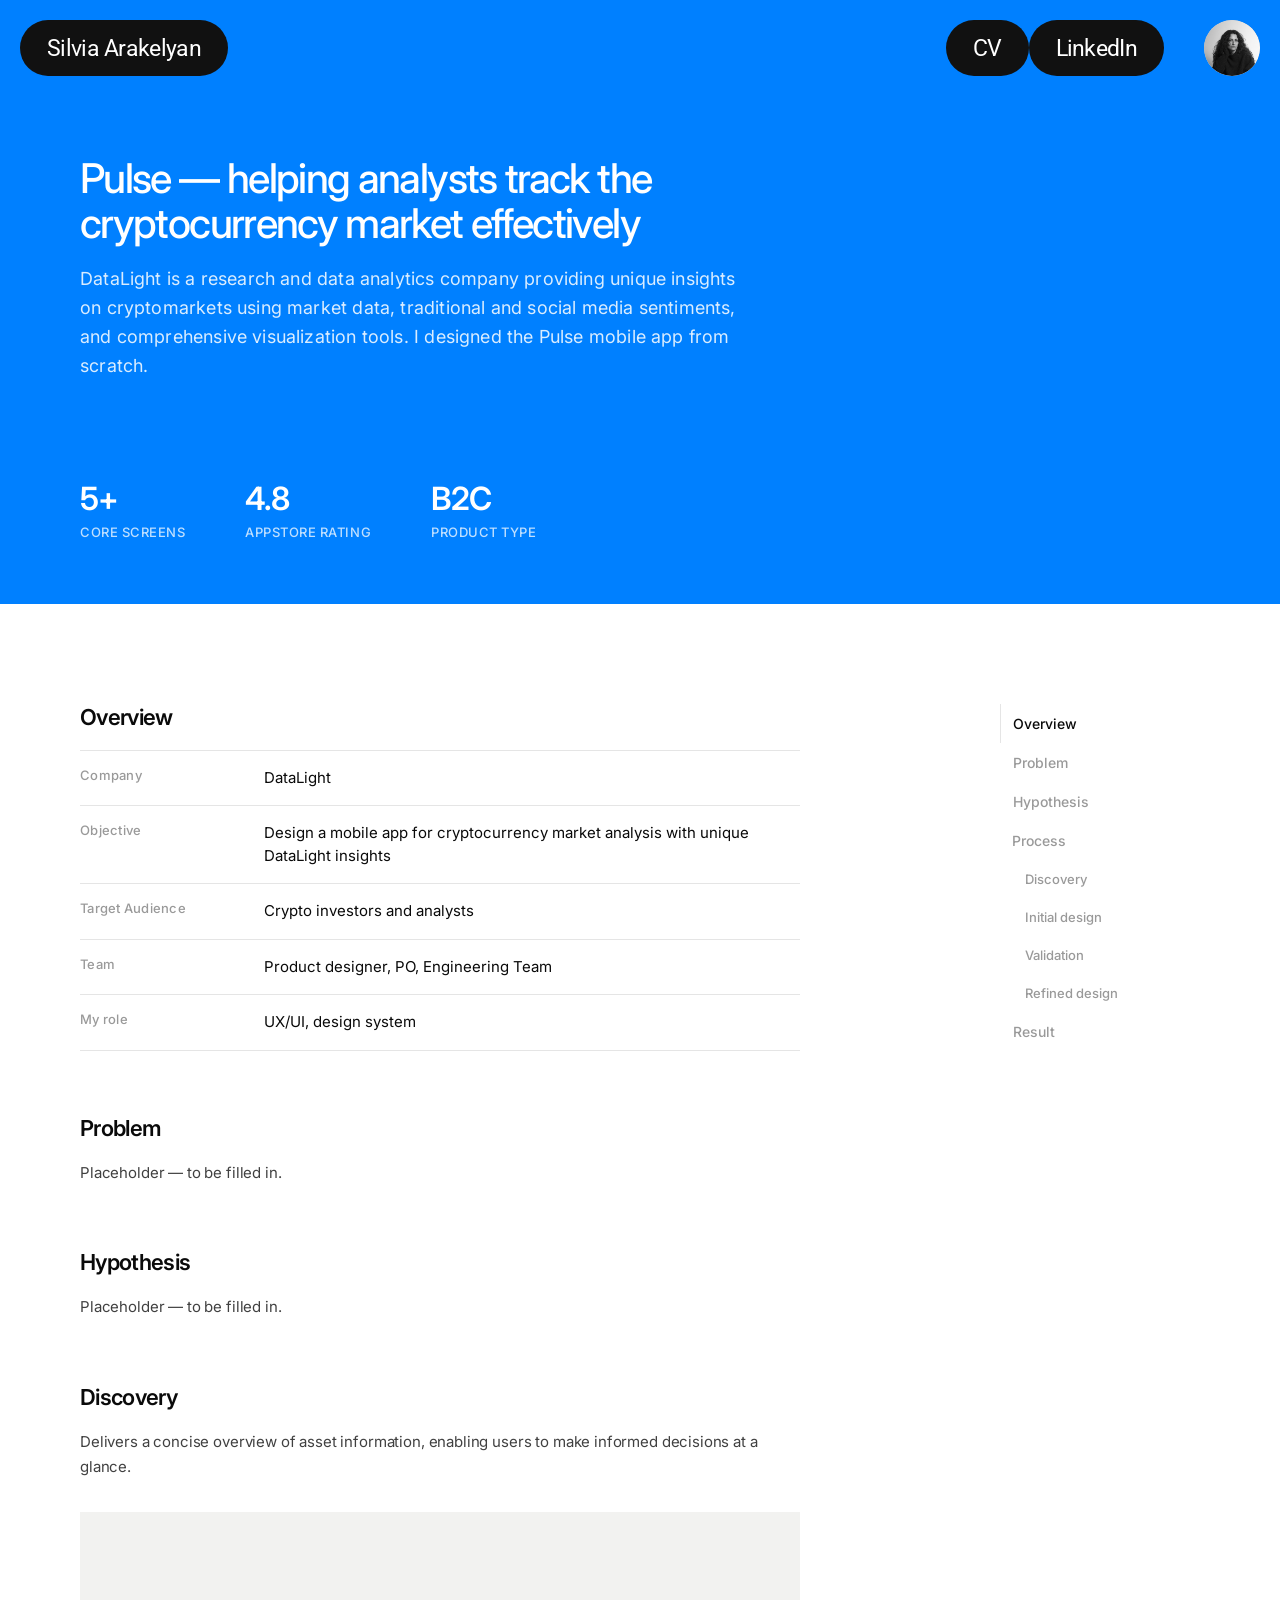
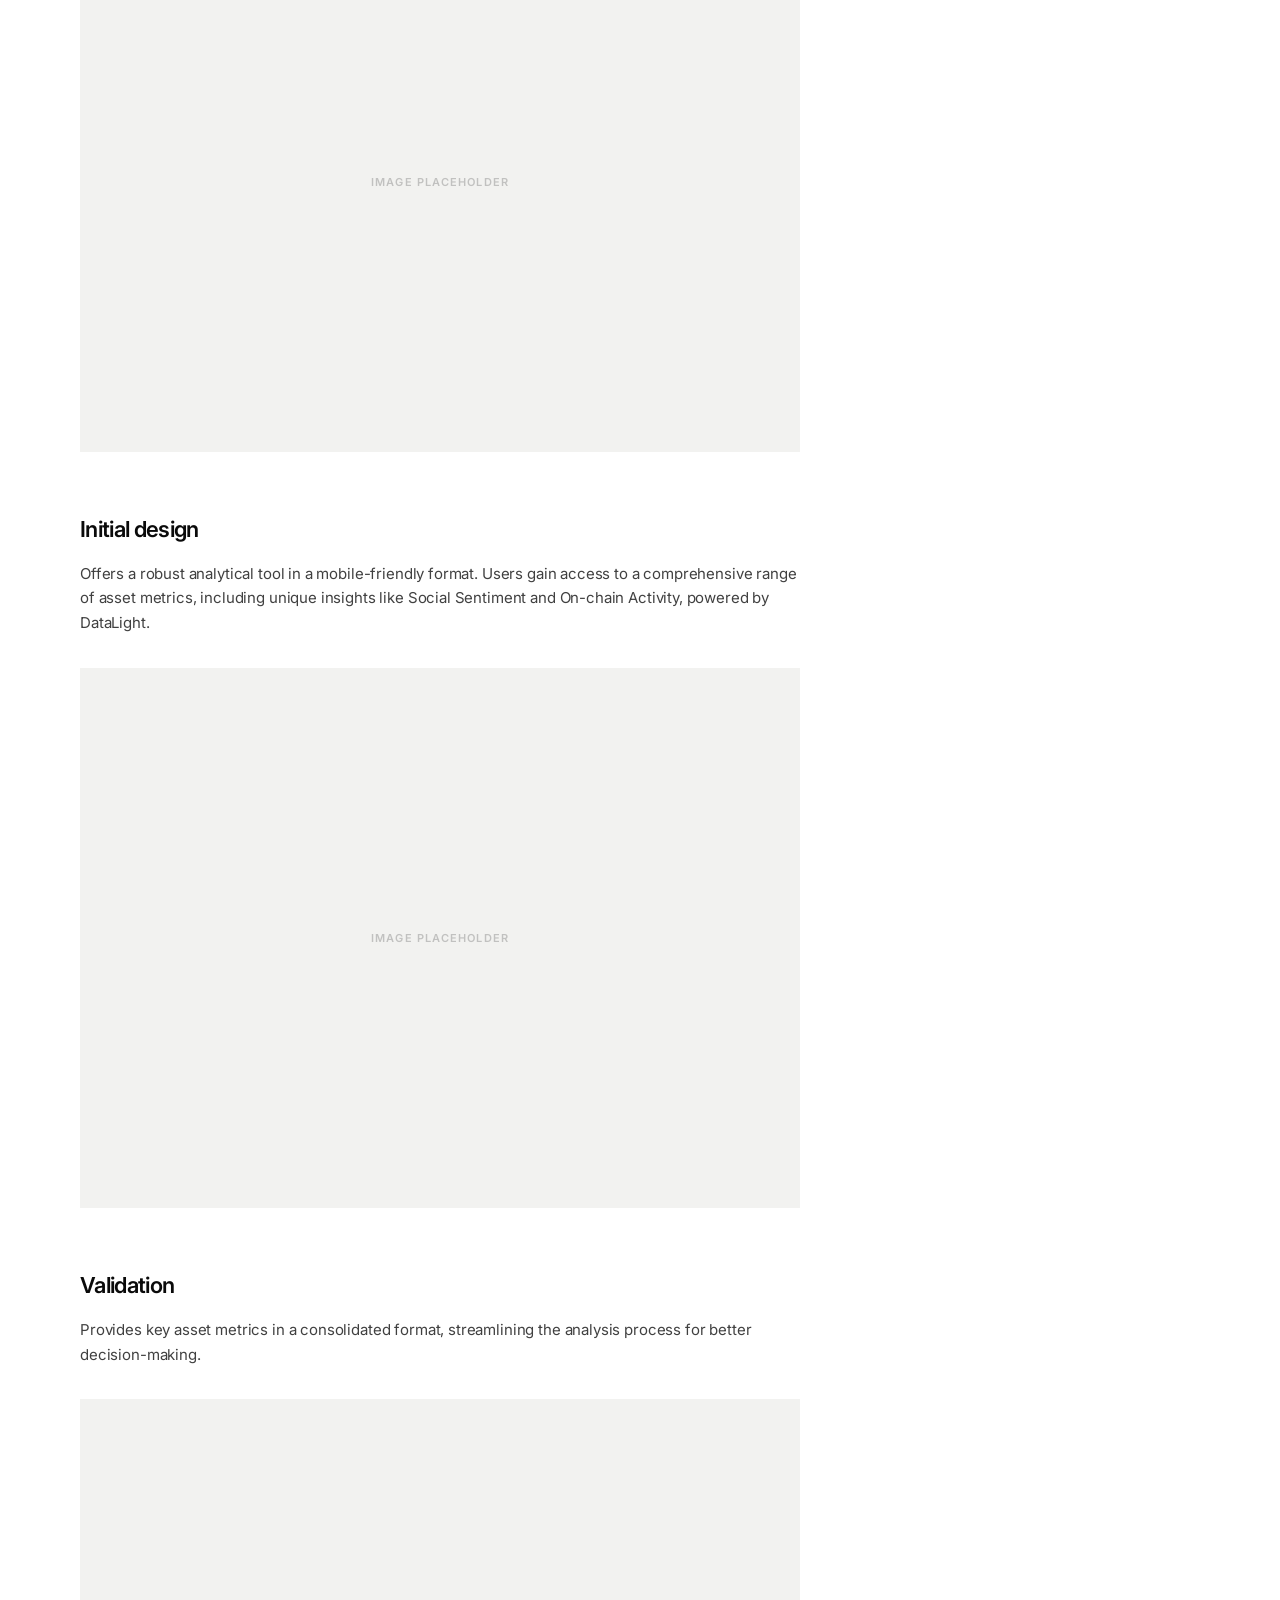
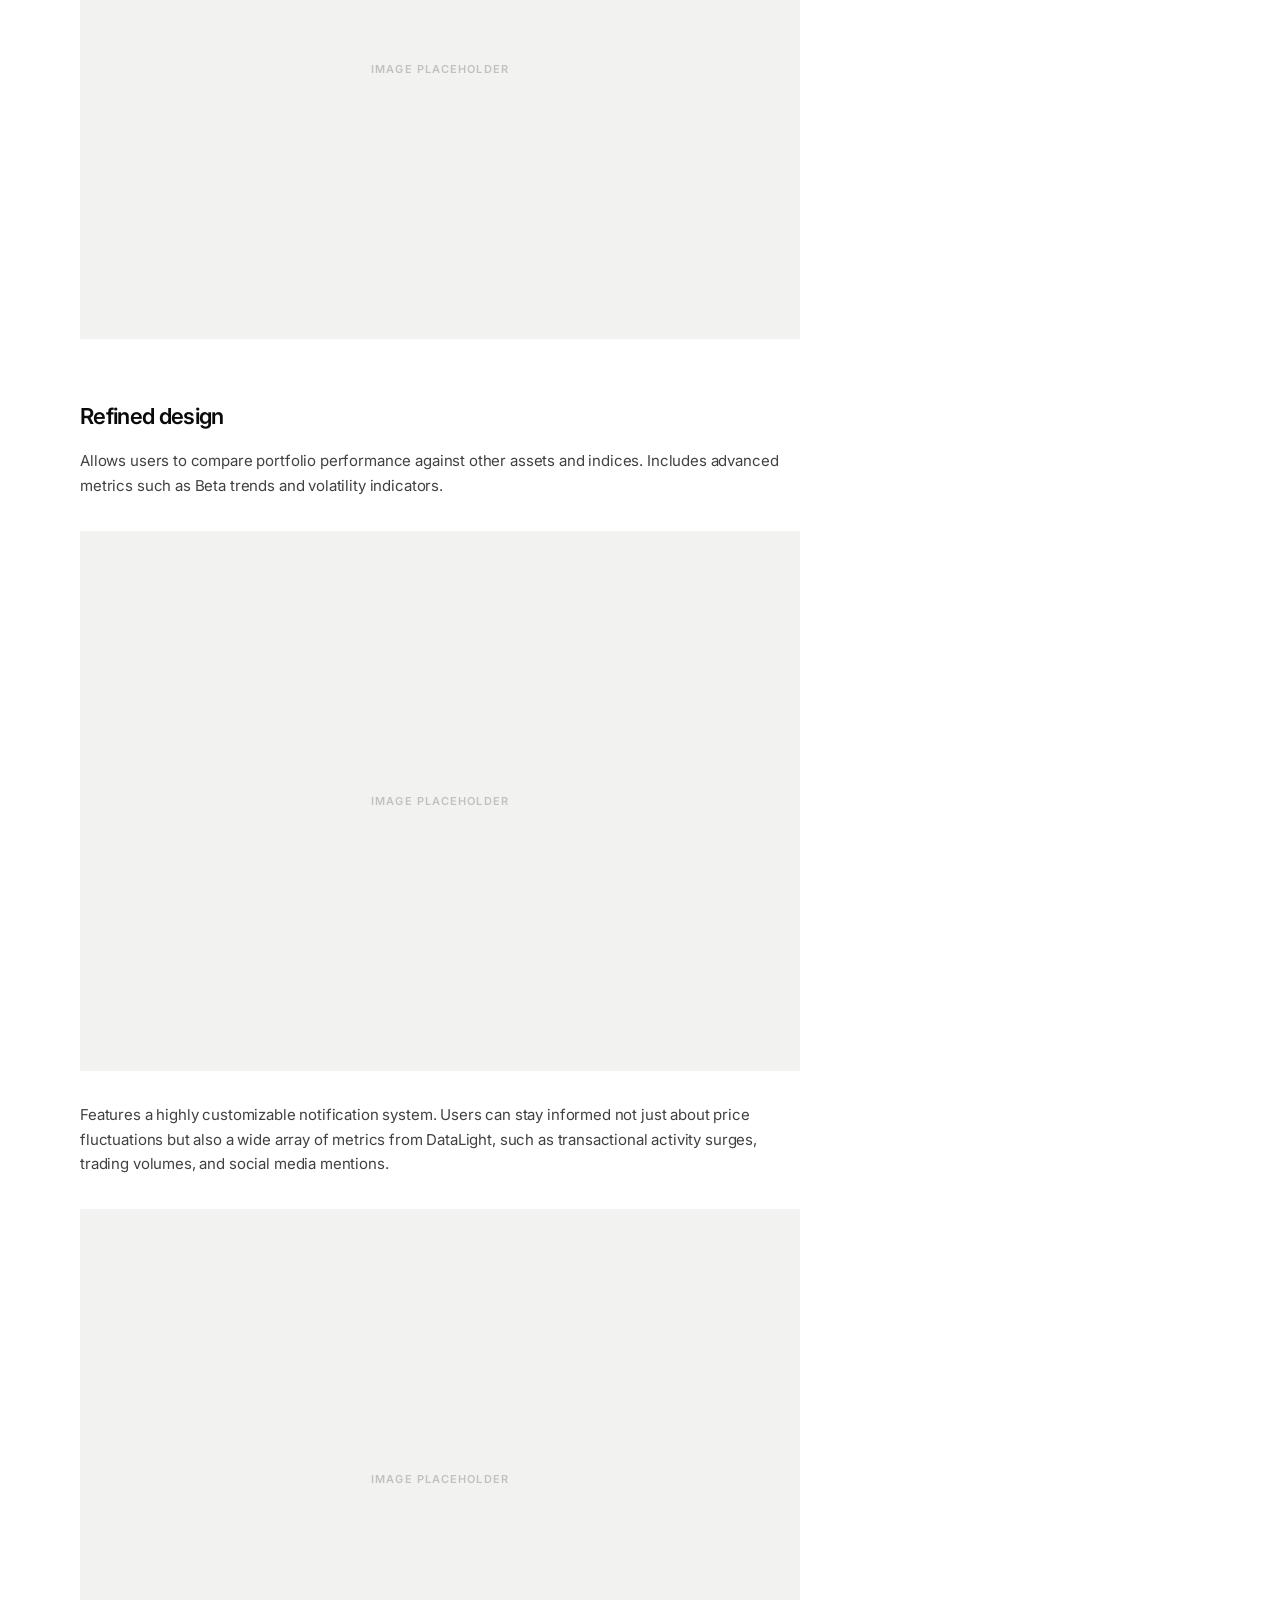
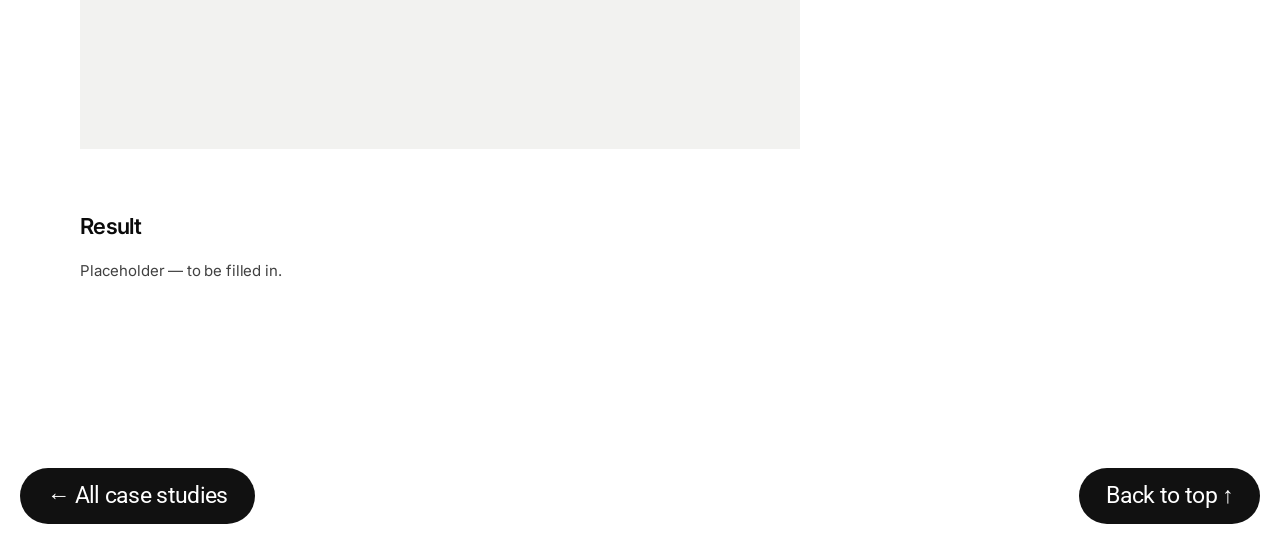
<file: pulse.html>
<!DOCTYPE html>
<html lang="en">
<head>
  <meta charset="UTF-8" />
  <meta name="viewport" content="width=device-width, initial-scale=1.0" />
  <title>Pulse — Silvia Arakelyan</title>
  <link rel="preconnect" href="https://fonts.googleapis.com" />
  <link rel="stylesheet" href="style.css" />
  <link href="https://fonts.googleapis.com/css2?family=Roboto:wght@400&family=Inter:wght@300;400;500;600&display=swap" rel="stylesheet" />
  <style>
    *, *::before, *::after { box-sizing: border-box; margin: 0; padding: 0; }

    body {
      font-family: 'Inter', sans-serif;
      background: #fff;
      color: #0a0a0a;
      -webkit-font-smoothing: antialiased;
    }

    /* ─── HERO BANNER ─── */
    .header {
      background: #0080FF;
      transition: none;
      position: sticky;
      top: 0;
      z-index: 100;
    }

    .case-hero {
      background: #0080FF;
      padding: 60px 0 64px;
    }

    .case-hero-inner {
      max-width: 1200px;
      margin: 0 auto;
      padding: 0 40px;
    }

    .case-hero h1 {
      font-size: 41px;
      font-weight: 500;
      line-height: 109%;
      letter-spacing: -0.04em;
      max-width: 760px;
      margin-bottom: 20px;
      color: #ffffff;
    }

    .case-hero-desc {
      font-size: 18px;
      font-weight: 400;
      line-height: 160%;
      color: rgba(255,255,255,0.85);
      max-width: 680px;
      letter-spacing: 0.01em;
      margin-bottom: 98px;
    }

    .case-stats {
      display: flex;
      gap: 60px;
    }

    .case-stat-val {
      font-size: 32px;
      font-weight: 600;
      letter-spacing: -0.04em;
      color: #ffffff;
    }

    .case-stat-label {
      font-size: 13px;
      font-weight: 500;
      letter-spacing: 0.04em;
      text-transform: uppercase;
      color: rgba(255,255,255,0.75);
      margin-top: 6px;
    }

    /* ─── MAIN LAYOUT ─── */
    .case-layout {
      max-width: 1200px;
      margin: 0 auto;
      padding: 100px 40px 120px;
      display: grid;
      grid-template-columns: 1fr 200px;
      gap: 80px;
      align-items: start;
    }

    /* ─── CONTENT ─── */
    .case-content {
      max-width: 720px;
    }

    .content-section {
      margin-bottom: 64px;
    }

    .section-heading {
      font-size: 22px;
      font-weight: 600;
      letter-spacing: -0.03em;
      margin-bottom: 20px;
    }

    .content-text {
      font-size: 15px;
      font-weight: 400;
      line-height: 1.65;
      color: rgba(0,0,0,0.75);
      letter-spacing: -0.01em;
      margin-bottom: 16px;
    }

    .content-text strong {
      font-weight: 600;
      color: #0a0a0a;
    }

    .meta-table {
      width: 100%;
      border-top: 1px solid rgba(0,0,0,0.1);
      margin-bottom: 48px;
    }

    .meta-row {
      display: grid;
      grid-template-columns: 160px 1fr;
      gap: 24px;
      border-bottom: 1px solid rgba(0,0,0,0.1);
      padding: 16px 0;
    }

    .meta-label {
      font-size: 13px;
      font-weight: 500;
      color: rgba(0,0,0,0.4);
      letter-spacing: 0.02em;
    }

    .meta-value {
      font-size: 15px;
      font-weight: 400;
      color: #0a0a0a;
      line-height: 1.5;
    }

    .image-placeholder {
      width: 100%;
      aspect-ratio: 4/3;
      background: #f2f2f0;
      display: flex;
      align-items: center;
      justify-content: center;
      font-size: 11px;
      font-weight: 600;
      letter-spacing: 0.1em;
      color: rgba(0,0,0,0.2);
      text-transform: uppercase;
      margin: 32px 0;
    }

    /* ─── RIGHT SIDEBAR ─── */
    .sidebar {
      position: sticky;
      top: 112px;
    }

    .toc a {
      display: block;
      font-size: 14px;
      font-weight: 500;
      color: rgba(0,0,0,0.4);
      text-decoration: none;
      padding: 11px 0 11px 12px;
      transition: color 150ms;
      border-left: 1px solid transparent;
    }

    .toc a:hover { color: #0a0a0a; }

    .toc a.active {
      color: #0a0a0a;
      border-left-color: rgba(0,0,0,0.1);
    }

    .toc-parent {
      display: block;
      font-size: 14px;
      font-weight: 500;
      color: rgba(0,0,0,0.4);
      padding: 11px 0 11px 12px;
    }

    .toc a.toc-child {
      padding-left: 24px;
      font-size: 13px;
    }

    /* ─── BOTTOM NAV ─── */
    .bottom-nav {
      padding: 0 20px 24px;
      display: flex;
      align-items: center;
      justify-content: space-between;
    }

    .bottom-nav-link {
      height: 56px;
      padding: 0 27px;
      background: #111111;
      color: #ffffff;
      font-family: 'Roboto', sans-serif;
      font-size: 23px;
      font-weight: 400;
      letter-spacing: -0.03em;
      border-radius: 100px;
      text-decoration: none;
      display: inline-flex;
      align-items: center;
    }

    .bottom-nav-link:hover { background: #c7c7c7; color: #111111; }

    @media (max-width: 768px) {
      .case-hero {
        padding: 32px 0 40px;
      }

      .case-hero-inner {
        padding: 0 20px;
      }

      .case-breadcrumb {
        margin-bottom: 40px;
      }

      .case-hero h1 {
        font-size: 28px;
        margin-bottom: 16px;
      }

      .case-hero-desc {
        font-size: 15px;
        margin-bottom: 48px;
      }

      .case-stats {
        display: grid;
        grid-template-columns: repeat(3, 1fr);
        gap: 16px;
      }

      .case-stat-val {
        font-size: 24px;
      }

      .case-layout {
        grid-template-columns: 1fr;
        padding: 48px 20px 64px;
        gap: 0;
      }

      .sidebar {
        display: none;
      }

      .meta-row {
        grid-template-columns: 120px 1fr;
        gap: 12px;
      }

      .section-heading {
        font-size: 20px;
      }

      .bottom-nav {
        padding: 0 0 24px !important;
        gap: 0 !important;
        justify-content: flex-start !important;
      }

      .bottom-nav-link {
        height: 44px;
        font-size: 18px;
        padding: 0 18px;
        border-radius: 100px;
      }
    }
  </style>
</head>
<body>

  <header class="header">
    <button class="btn" onclick="location.href='index.html'" style="color:#ffffff;">Silvia Arakelyan</button>
    <nav class="header-nav">
      <a href="src/cv.pdf" class="btn" target="_blank" rel="noopener" style="color:#ffffff;">CV</a>
      <a href="https://www.linkedin.com/in/silvia-arakelyan87/" class="btn" target="_blank" rel="noopener" style="color:#ffffff;">LinkedIn</a>
      <div class="avatar"><img src="src/avatar.png" alt="Silvia Arakelyan" /></div>
    </nav>
  </header>

  <!-- HERO BANNER -->
  <div class="case-hero">
    <div class="case-hero-inner">
      <h1>Pulse — helping analysts track the cryptocurrency market effectively</h1>
      <p class="case-hero-desc">DataLight is a research and data analytics company providing unique insights on cryptomarkets using market data, traditional and social media sentiments, and comprehensive visualization tools. I designed the Pulse mobile app from scratch.</p>
      <div class="case-stats">
        <div class="case-stat">
          <div class="case-stat-val">5+</div>
          <div class="case-stat-label">Core screens</div>
        </div>
        <div class="case-stat">
          <div class="case-stat-val">4.8</div>
          <div class="case-stat-label">AppStore rating</div>
        </div>
        <div class="case-stat">
          <div class="case-stat-val">B2C</div>
          <div class="case-stat-label">Product type</div>
        </div>
      </div>
    </div>
  </div>

  <!-- MAIN LAYOUT: content left, TOC right -->
  <div class="case-layout">

    <!-- CONTENT -->
    <div class="case-content">

      <div class="content-section" id="overview">
        <h2 class="section-heading">Overview</h2>
        <div class="meta-table">
          <div class="meta-row">
            <div class="meta-label">Company</div>
            <div class="meta-value">DataLight</div>
          </div>
          <div class="meta-row">
            <div class="meta-label">Objective</div>
            <div class="meta-value">Design a mobile app for cryptocurrency market analysis with unique DataLight insights</div>
          </div>
          <div class="meta-row">
            <div class="meta-label">Target Audience</div>
            <div class="meta-value">Crypto investors and analysts</div>
          </div>
          <div class="meta-row">
            <div class="meta-label">Team</div>
            <div class="meta-value">Product designer, PO, Engineering Team</div>
          </div>
          <div class="meta-row">
            <div class="meta-label">My role</div>
            <div class="meta-value">UX/UI, design system</div>
          </div>
        </div>
      </div>

      <div class="content-section" id="problem">
        <h2 class="section-heading">Problem</h2>
        <p class="content-text">Placeholder — to be filled in.</p>
      </div>

      <div class="content-section" id="hypothesis">
        <h2 class="section-heading">Hypothesis</h2>
        <p class="content-text">Placeholder — to be filled in.</p>
      </div>

      <div class="content-section" id="discovery">
        <h2 class="section-heading">Discovery</h2>
        <p class="content-text">Delivers a concise overview of asset information, enabling users to make informed decisions at a glance.</p>
        <div class="image-placeholder">Image placeholder</div>
      </div>

      <div class="content-section" id="design-v1">
        <h2 class="section-heading">Initial design</h2>
        <p class="content-text">Offers a robust analytical tool in a mobile-friendly format. Users gain access to a comprehensive range of asset metrics, including unique insights like Social Sentiment and On-chain Activity, powered by DataLight.</p>
        <div class="image-placeholder">Image placeholder</div>
      </div>

      <div class="content-section" id="validation">
        <h2 class="section-heading">Validation</h2>
        <p class="content-text">Provides key asset metrics in a consolidated format, streamlining the analysis process for better decision-making.</p>
        <div class="image-placeholder">Image placeholder</div>
      </div>

      <div class="content-section" id="design-v2">
        <h2 class="section-heading">Refined design</h2>
        <p class="content-text">Allows users to compare portfolio performance against other assets and indices. Includes advanced metrics such as Beta trends and volatility indicators.</p>
        <div class="image-placeholder">Image placeholder</div>
        <p class="content-text">Features a highly customizable notification system. Users can stay informed not just about price fluctuations but also a wide array of metrics from DataLight, such as transactional activity surges, trading volumes, and social media mentions.</p>
        <div class="image-placeholder">Image placeholder</div>
      </div>

      <div class="content-section" id="result">
        <h2 class="section-heading">Result</h2>
        <p class="content-text">Placeholder — to be filled in.</p>
      </div>

    </div>

    <!-- RIGHT SIDEBAR TOC -->
    <aside class="sidebar">
      <div class="toc">
        <a href="#overview" class="active">Overview</a>
        <a href="#problem">Problem</a>
        <a href="#hypothesis">Hypothesis</a>
        <span class="toc-parent">Process</span>
        <a href="#discovery" class="toc-child">Discovery</a>
        <a href="#design-v1" class="toc-child">Initial design</a>
        <a href="#validation" class="toc-child">Validation</a>
        <a href="#design-v2" class="toc-child">Refined design</a>
        <a href="#result">Result</a>
      </div>
    </aside>

  </div>

  <script>
    const header = document.querySelector('.header');
    const hero = document.querySelector('.case-hero');

    function updateHeader() {
      const heroBottom = hero.getBoundingClientRect().bottom;
      if (heroBottom <= 0) {
        header.style.background = '#ffffff';
        header.querySelectorAll('.btn').forEach(b => b.style.color = '');
      } else {
        header.style.background = '#0080FF';
        header.querySelectorAll('.btn').forEach(b => b.style.color = '#ffffff');
      }
    }
    updateHeader();
    window.addEventListener('scroll', updateHeader, { passive: true });

    const sections = document.querySelectorAll('.content-section');
    const tocLinks = document.querySelectorAll('.toc a');

    window.addEventListener('scroll', () => {
      const threshold = window.innerHeight * 0.6;
      let current = sections[0].id;
      sections.forEach(s => {
        if (s.getBoundingClientRect().top <= threshold) current = s.id;
      });
      tocLinks.forEach(a => {
        a.classList.toggle('active', a.getAttribute('href') === '#' + current);
      });
    }, { passive: true });
    // Lightbox
    const lightbox = document.createElement('div');
    lightbox.style.cssText = 'display:none;position:fixed;inset:0;background:rgba(0,0,0,0.85);z-index:1000;cursor:zoom-out;align-items:center;justify-content:center;padding:40px;';
    const lightboxImg = document.createElement('img');
    lightboxImg.style.cssText = 'max-width:100%;max-height:100%;object-fit:contain;border-radius:4px;';
    const lightboxVideo = document.createElement('video');
    lightboxVideo.style.cssText = 'max-width:100%;max-height:100%;border-radius:4px;';
    lightboxVideo.controls = true;
    lightboxVideo.autoplay = true;
    lightboxVideo.loop = true;
    lightbox.appendChild(lightboxImg);
    lightbox.appendChild(lightboxVideo);
    document.body.appendChild(lightbox);

    function openLightbox() {
      lightbox.style.display = 'flex';
      document.body.style.overflow = 'hidden';
    }

    function closeLightbox() {
      lightbox.style.display = 'none';
      lightboxVideo.pause();
      lightboxVideo.src = '';
      lightboxImg.src = '';
      document.body.style.overflow = '';
    }

    document.querySelectorAll('.case-content img, .case-layout img').forEach(img => {
      if (img.closest('.avatar')) return;
      img.style.cursor = 'zoom-in';
      img.addEventListener('click', () => {
        lightboxImg.style.display = 'block';
        lightboxVideo.style.display = 'none';
        lightboxImg.src = img.src;
        openLightbox();
      });
    });

    document.querySelectorAll('.case-content video, .case-layout video').forEach(vid => {
      vid.style.cursor = 'zoom-in';
      vid.addEventListener('click', () => {
        lightboxImg.style.display = 'none';
        lightboxVideo.style.display = 'block';
        lightboxVideo.src = vid.src;
        openLightbox();
      });
    });

    lightbox.addEventListener('click', closeLightbox);

    document.addEventListener('keydown', e => {
      if (e.key === 'Escape') closeLightbox();
    });
  </script>

  <!-- BOTTOM NAV -->
  <div class="bottom-nav">
    <a href="index.html#pulse" class="bottom-nav-link">← All case studies</a>
    <a href="#" class="bottom-nav-link" onclick="window.scrollTo({top:0,behavior:'smooth'});return false;">Back to top ↑</a>
  </div>

</body>
</html>
</file>
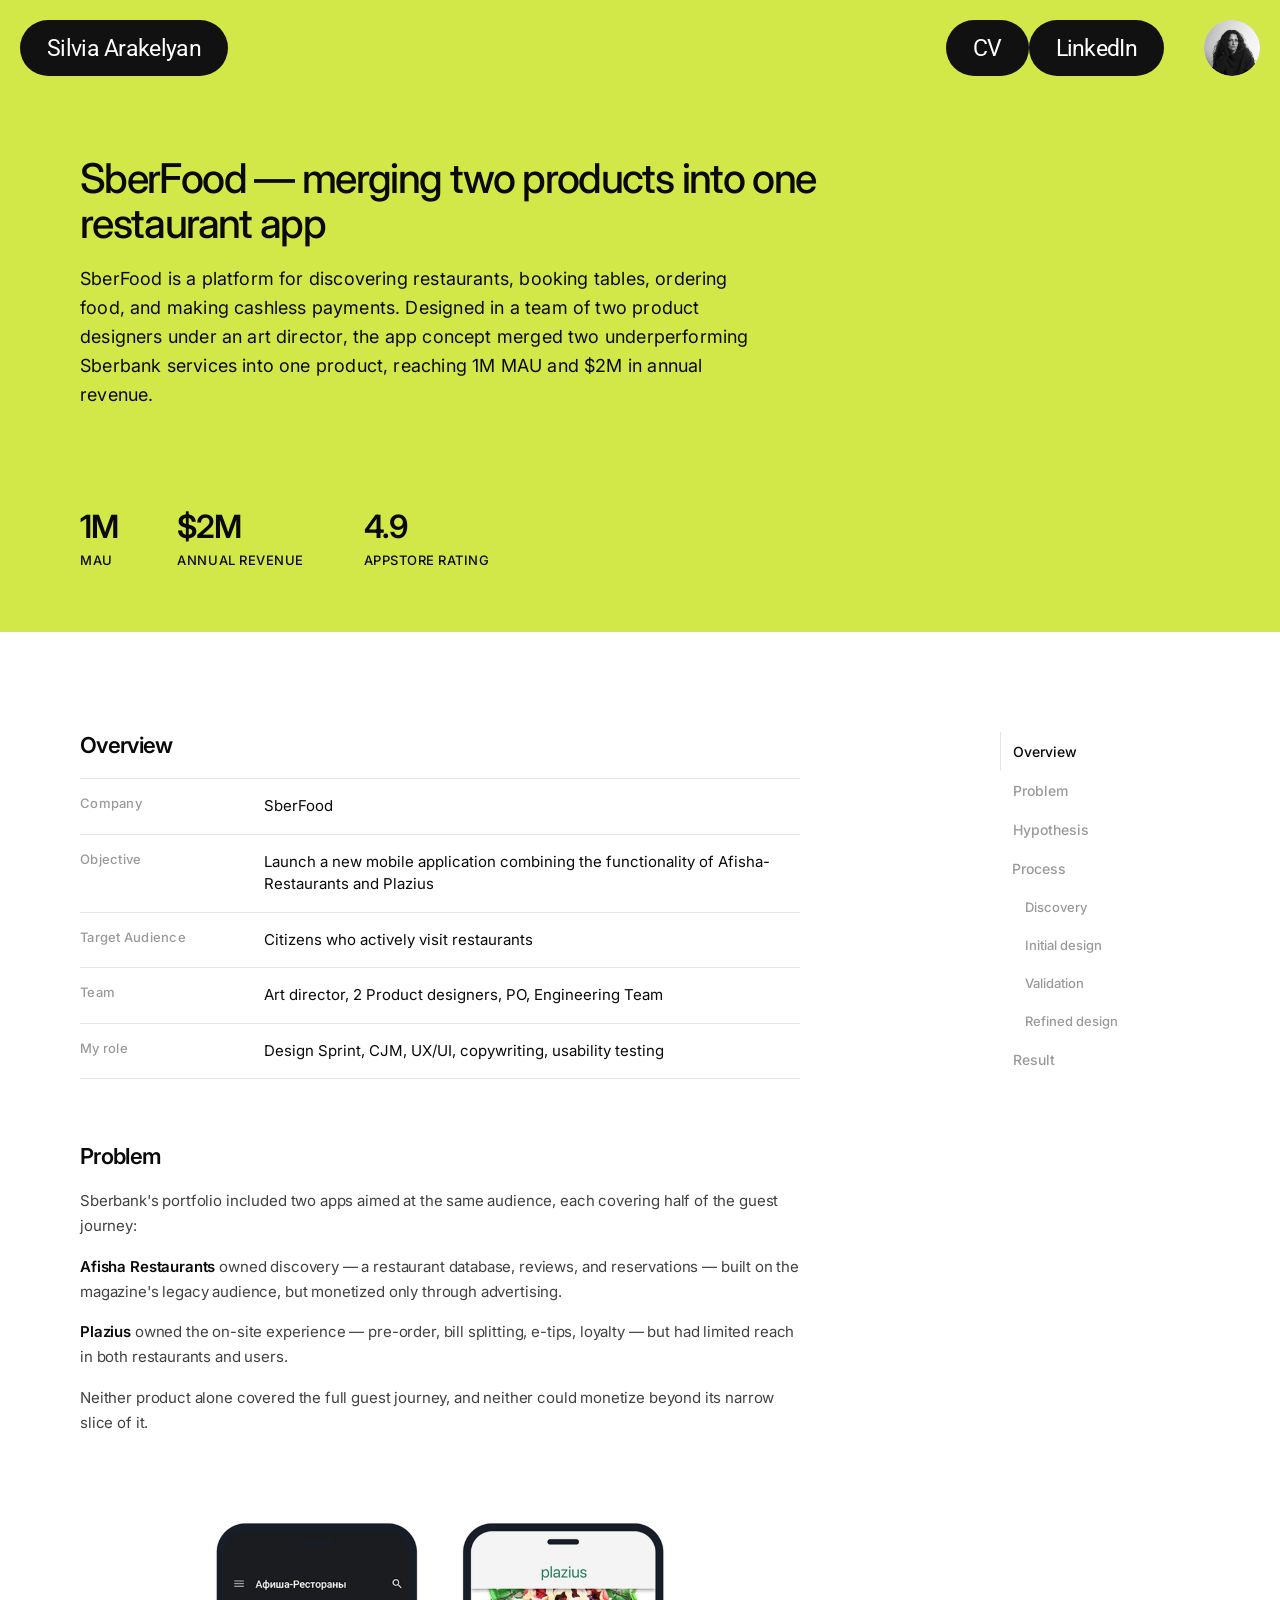
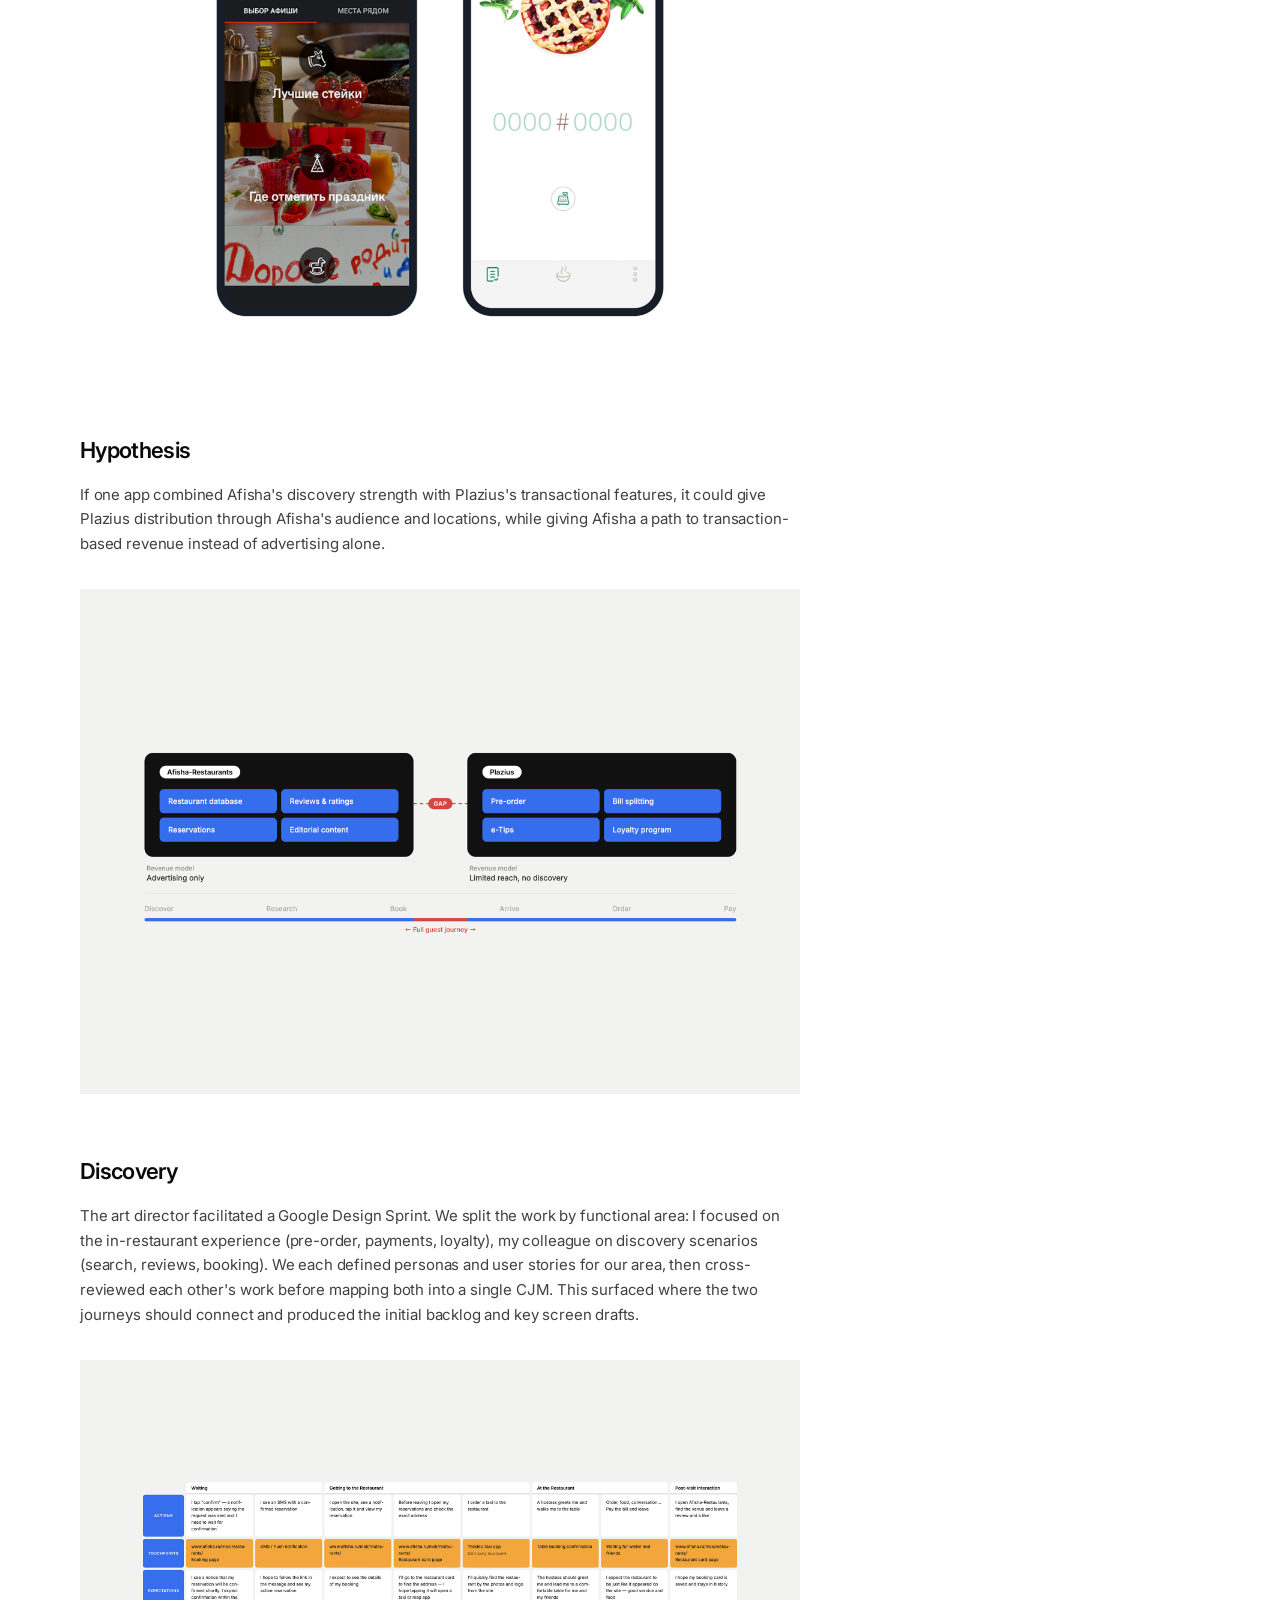
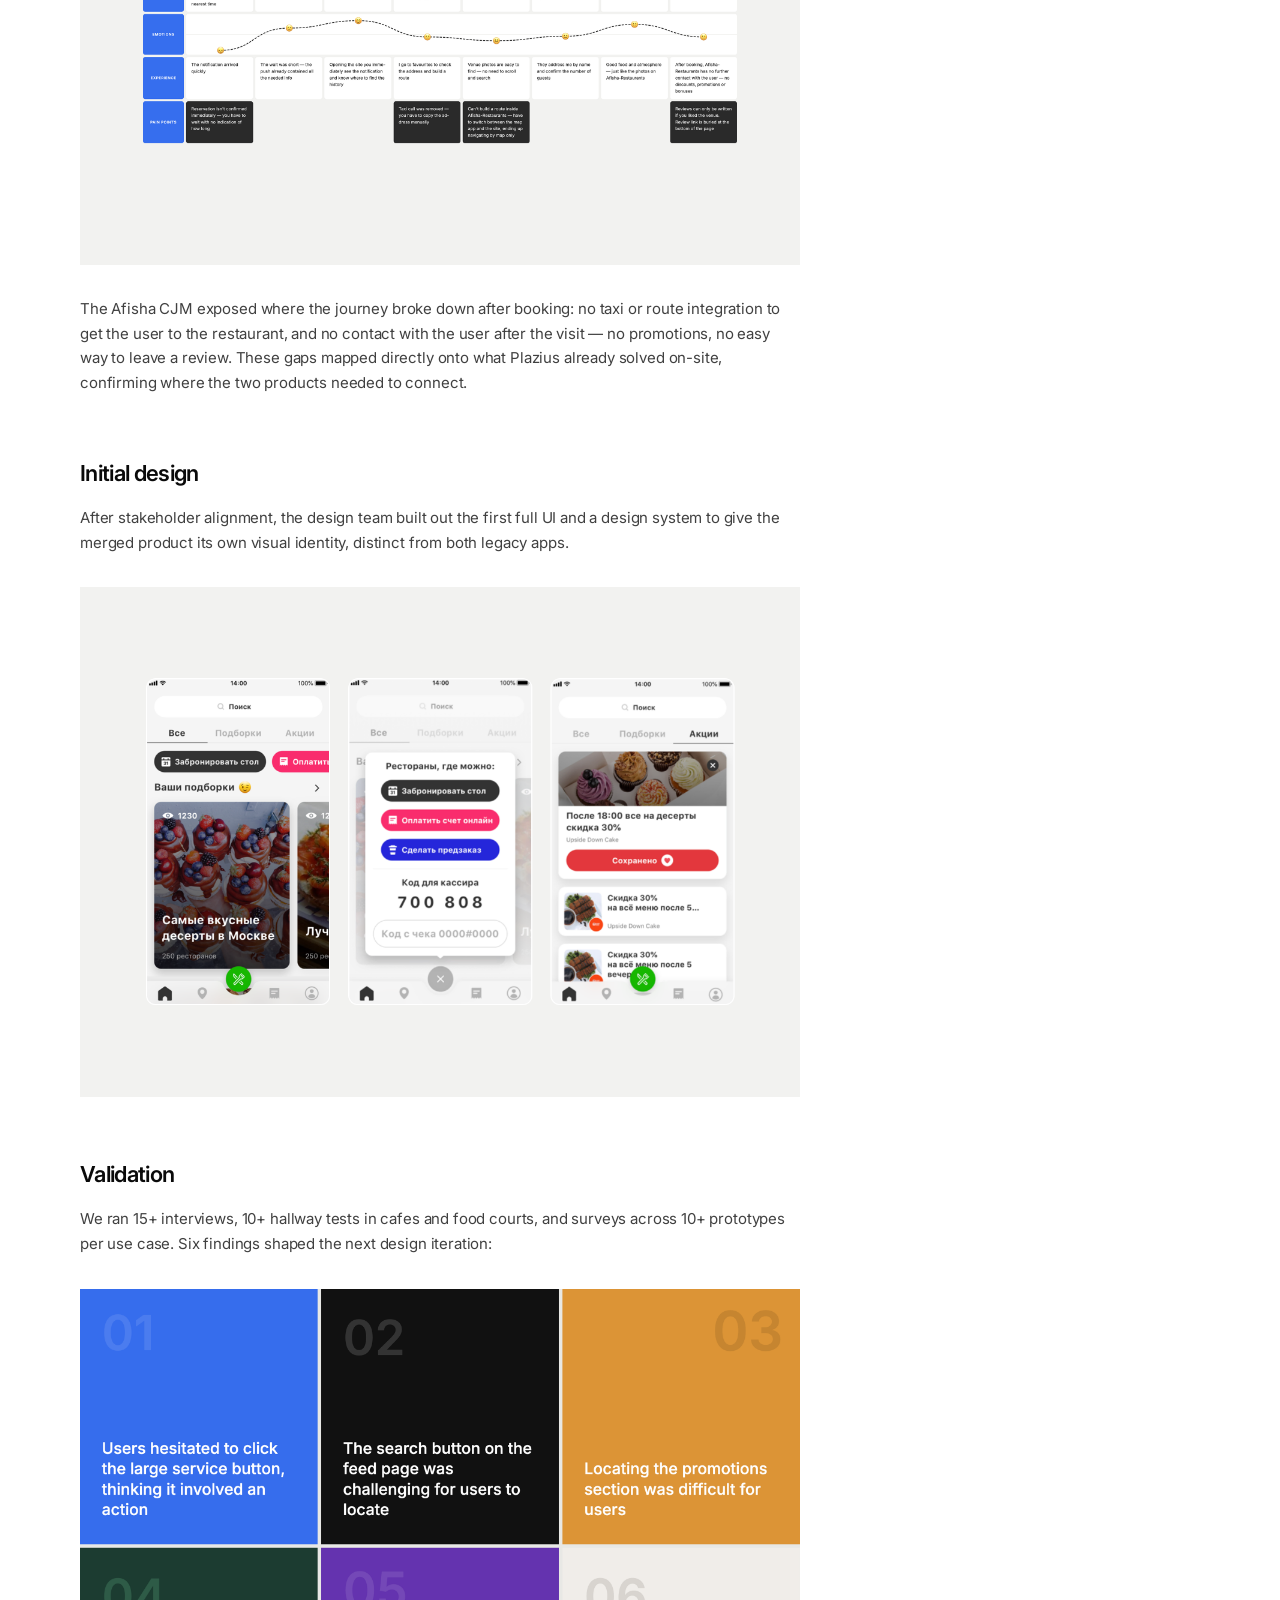
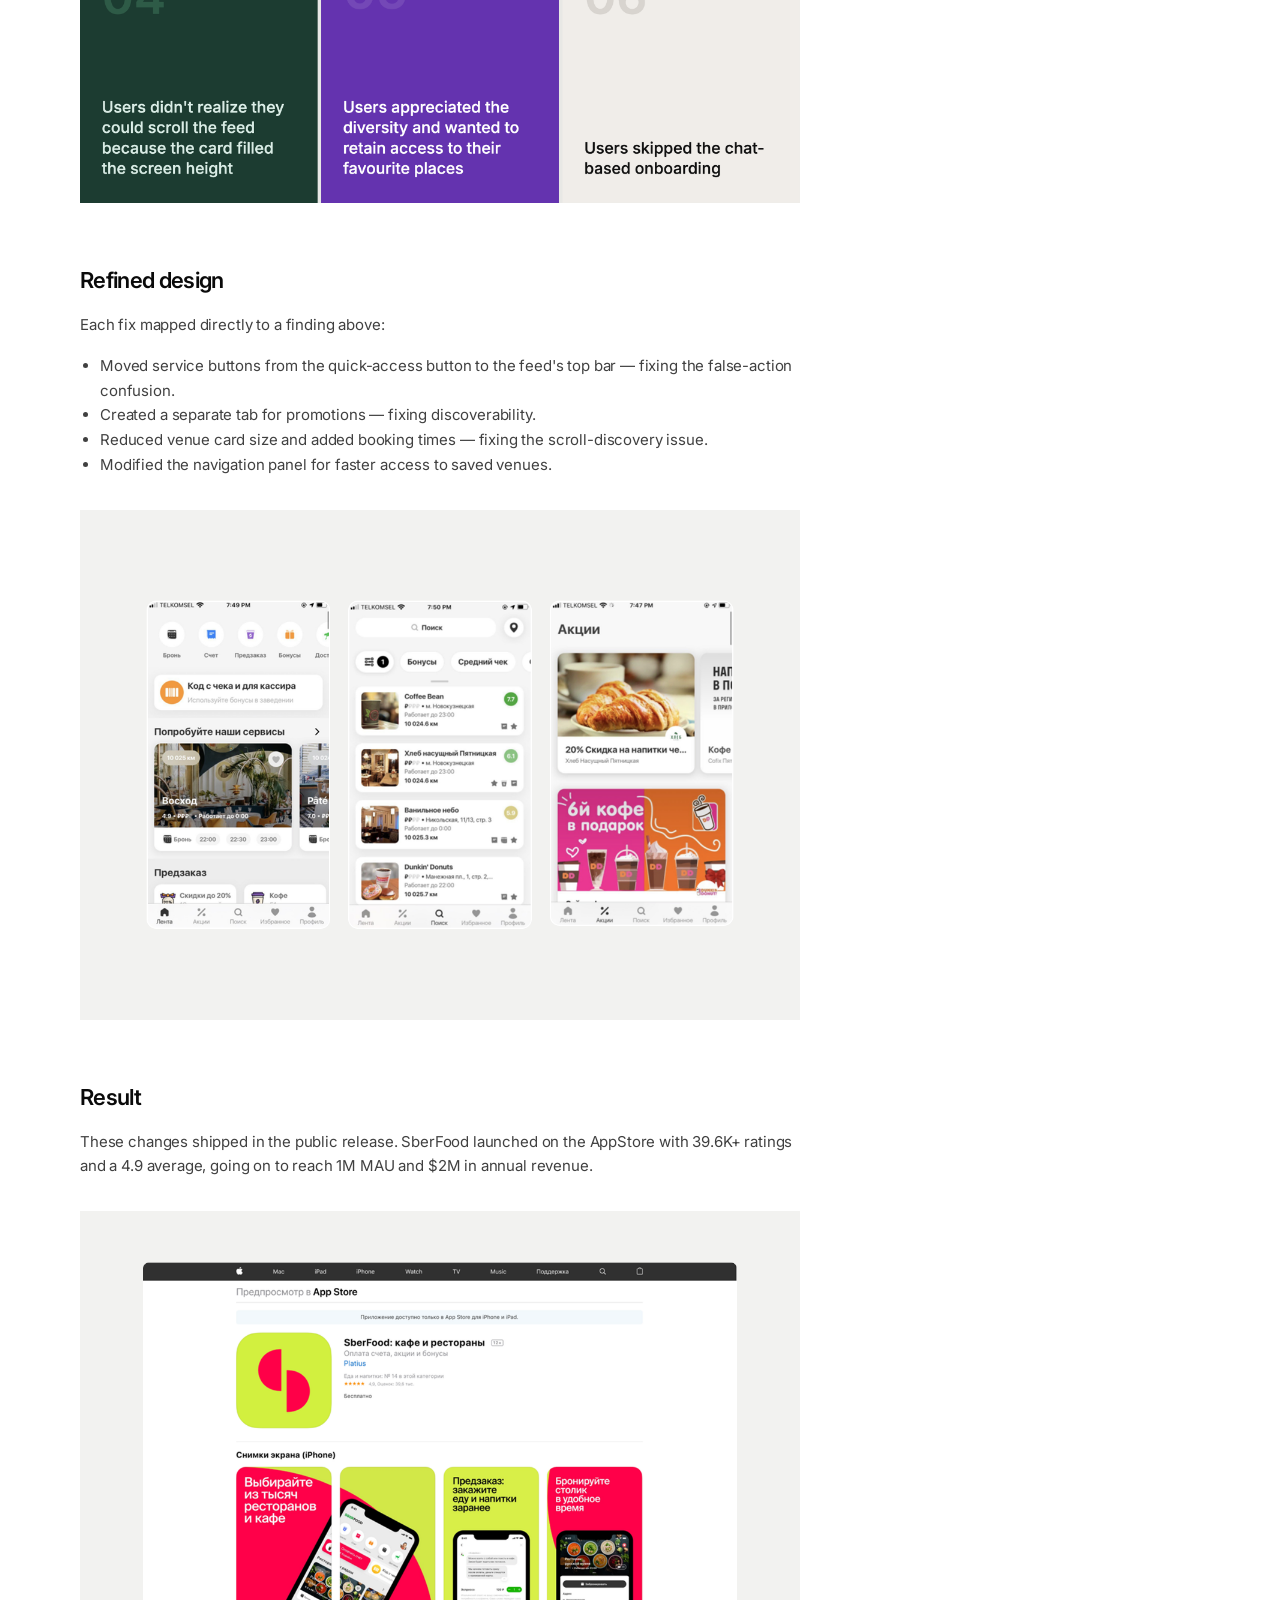
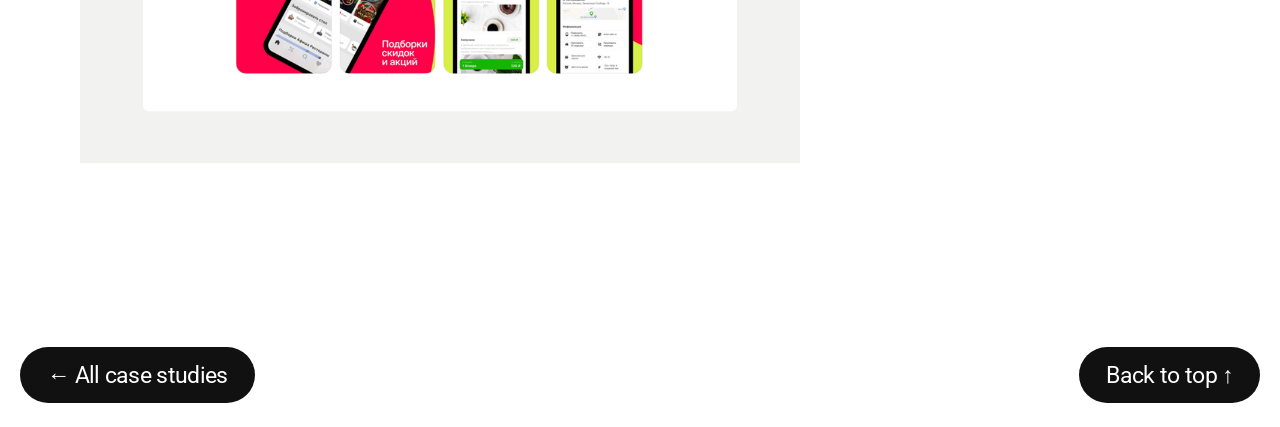
<file: sberfood.html>
<!DOCTYPE html>
<html lang="en">
<head>
  <meta charset="UTF-8" />
  <meta name="viewport" content="width=device-width, initial-scale=1.0" />
  <title>SberFood — Silvia Arakelyan</title>
  <link rel="preconnect" href="https://fonts.googleapis.com" />
  <link rel="stylesheet" href="style.css" />
  <link href="https://fonts.googleapis.com/css2?family=Roboto:wght@400&family=Inter:wght@300;400;500;600&display=swap" rel="stylesheet" />
  <style>
    *, *::before, *::after { box-sizing: border-box; margin: 0; padding: 0; }

    body {
      font-family: 'Inter', sans-serif;
      background: #fff;
      color: #0a0a0a;
      -webkit-font-smoothing: antialiased;
    }

    /* ─── HERO BANNER ─── */
    .header {
      background: #D2E848;
      transition: none;
      position: sticky;
      top: 0;
      z-index: 100;
    }

    .case-hero {
      background: #D2E848;
      padding: 60px 0 64px;
    }

    .case-hero-inner {
      max-width: 1200px;
      margin: 0 auto;
      padding: 0 40px;
    }

    .case-breadcrumb {
      font-size: 14px;
      font-weight: 500;
      color: #0a0a0a;
      letter-spacing: 0.01em;
      margin-bottom: 82px;
    }

    .case-breadcrumb a {
      color: #0a0a0a;
      text-decoration: none;
    }

    .case-breadcrumb a:hover { color: #0a0a0a; }

    .case-breadcrumb span { margin: 0 8px; }

    .case-hero h1 {
      font-size: 41px;
      font-weight: 500;
      line-height: 109%;
      letter-spacing: -0.04em;
      max-width: 760px;
      margin-bottom: 20px;
    }

    .case-hero-desc {
      font-size: 18px;
      font-weight: 400;
      line-height: 160%;
      color: #0a0a0a;
      max-width: 680px;
      letter-spacing: 0.01em;
      margin-bottom: 98px;
    }

    .case-stats {
      display: flex;
      gap: 60px;
    }

    .case-stat-val {
      font-size: 32px;
      font-weight: 600;
      letter-spacing: -0.04em;
      color: #0a0a0a;
    }

    .case-stat-label {
      font-size: 13px;
      font-weight: 500;
      letter-spacing: 0.04em;
      text-transform: uppercase;
      color: #0a0a0a;
      margin-top: 6px;
    }

    /* ─── HERO IMAGE ─── */
    .case-hero-image {
      width: 100%;
      background: #FFE77D;
      aspect-ratio: 21/8;
      display: flex;
      align-items: center;
      justify-content: center;
      font-size: 11px;
      font-weight: 600;
      letter-spacing: 0.1em;
      color: rgba(0,0,0,0.3);
      text-transform: uppercase;
    }

    .case-hero-image img { width: 100%; display: block; }

    /* ─── MAIN LAYOUT ─── */
    .case-layout {
      max-width: 1200px;
      margin: 0 auto;
      padding: 100px 40px 120px;
      display: grid;
      grid-template-columns: 1fr 200px;
      gap: 80px;
      align-items: start;
    }

    /* ─── CONTENT ─── */
    .case-content {
      max-width: 720px;
    }

    .content-section {
      margin-bottom: 64px;
    }

    .section-heading {
      font-size: 22px;
      font-weight: 600;
      letter-spacing: -0.03em;
      margin-bottom: 20px;
    }

    .content-text {
      font-size: 15px;
      font-weight: 400;
      line-height: 1.65;
      color: rgba(0,0,0,0.75);
      letter-spacing: -0.01em;
      margin-bottom: 16px;
    }

    .content-text strong {
      font-weight: 600;
      color: #0a0a0a;
    }

    .meta-table {
      width: 100%;
      border-top: 1px solid rgba(0,0,0,0.1);
      margin-bottom: 48px;
    }

    .meta-row {
      display: grid;
      grid-template-columns: 160px 1fr;
      gap: 24px;
      border-bottom: 1px solid rgba(0,0,0,0.1);
      padding: 16px 0;
    }

    .meta-label {
      font-size: 13px;
      font-weight: 500;
      color: rgba(0,0,0,0.4);
      letter-spacing: 0.02em;
    }

    .meta-value {
      font-size: 15px;
      font-weight: 400;
      color: #0a0a0a;
      line-height: 1.5;
    }

    .image-placeholder {
      width: 100%;
      aspect-ratio: 4/3;
      background: #f2f2f0;
      display: flex;
      align-items: center;
      justify-content: center;
      font-size: 11px;
      font-weight: 600;
      letter-spacing: 0.1em;
      color: rgba(0,0,0,0.2);
      text-transform: uppercase;
      margin: 32px 0;
    }

    /* ─── RIGHT SIDEBAR ─── */
    .sidebar {
      position: sticky;
      top: 112px;
    }

    .back-link {
      display: block;
      font-size: 14px;
      font-weight: 500;
      color: #0a0a0a;
      text-decoration: none;
      letter-spacing: -0.01em;
      margin-bottom: 40px;
    }

    .back-link:hover { opacity: 0.5; }

    .toc a {
      display: block;
      font-size: 14px;
      font-weight: 500;
      color: rgba(0,0,0,0.4);
      text-decoration: none;
      padding: 11px 0 11px 12px;
      transition: color 150ms;
      border-left: 1px solid transparent;
    }

    .toc a:hover { color: #0a0a0a; }

    .toc-parent {
      display: block;
      font-size: 14px;
      font-weight: 500;
      color: rgba(0,0,0,0.4);
      padding: 11px 0 11px 12px;
    }

    .toc a.toc-child {
      padding-left: 24px;
      font-size: 13px;
    }

    .toc a.active {
      color: #0a0a0a;
      border-left-color: rgba(0,0,0,0.1);
    }

    /* ─── BOTTOM NAV ─── */
    .bottom-nav {
      padding: 0 20px 24px;
      display: flex;
      align-items: center;
      justify-content: space-between;
    }

    .bottom-nav-link {
      height: 56px;
      padding: 0 27px;
      background: #111111;
      color: #ffffff;
      font-family: 'Roboto', sans-serif;
      font-size: 23px;
      font-weight: 400;
      letter-spacing: -0.03em;
      border-radius: 100px;
      text-decoration: none;
      display: inline-flex;
      align-items: center;
    }

    .bottom-nav-link:hover { background: #c7c7c7; color: #111111; }

    @media (max-width: 768px) {
      .case-hero {
        padding: 32px 0 40px;
      }

      .case-hero-inner {
        padding: 0 20px;
      }

      .case-breadcrumb {
        margin-bottom: 40px;
      }

      .case-hero h1 {
        font-size: 28px;
        margin-bottom: 16px;
      }

      .case-hero-desc {
        font-size: 15px;
        margin-bottom: 48px;
      }

      .case-stats {
        display: grid;
        grid-template-columns: repeat(3, 1fr);
        gap: 16px;
      }

      .case-stat-val {
        font-size: 24px;
      }

      .case-layout {
        grid-template-columns: 1fr;
        padding: 48px 20px 64px;
        gap: 0;
      }

      .sidebar {
        display: none;
      }

      .meta-row {
        grid-template-columns: 120px 1fr;
        gap: 12px;
      }

      .section-heading {
        font-size: 20px;
      }

      .bottom-nav {
        padding: 0 0 24px !important;
        gap: 0 !important;
        justify-content: flex-start !important;
      }

      .bottom-nav-link {
        height: 44px;
        font-size: 18px;
        padding: 0 18px;
        border-radius: 100px;
      }

    }
  </style>
</head>
<body>

  <header class="header">
    <button class="btn" onclick="location.href='index.html'">Silvia Arakelyan</button>
    <nav class="header-nav">
      <a href="src/cv.pdf" class="btn" target="_blank" rel="noopener">CV</a>
      <a href="https://www.linkedin.com/in/silvia-arakelyan87/" class="btn" target="_blank" rel="noopener">LinkedIn</a>
      <div class="avatar"><img src="src/avatar.png" alt="Silvia Arakelyan" /></div>
    </nav>
  </header>

  <!-- HERO BANNER -->
  <div class="case-hero">
    <div class="case-hero-inner">
      <h1>SberFood — merging two products into one restaurant app</h1>
      <p class="case-hero-desc">SberFood is a platform for discovering restaurants, booking tables, ordering food, and making cashless payments. Designed in a team of two product designers under an art director, the app concept merged two underperforming Sberbank services into one product, reaching 1M MAU and $2M in annual revenue.</p>
      <div class="case-stats">
        <div class="case-stat">
          <div class="case-stat-val">1M</div>
          <div class="case-stat-label">MAU</div>
        </div>
        <div class="case-stat">
          <div class="case-stat-val">$2M</div>
          <div class="case-stat-label">Annual revenue</div>
        </div>
        <div class="case-stat">
          <div class="case-stat-val">4.9</div>
          <div class="case-stat-label">AppStore rating</div>
        </div>
      </div>
    </div>
  </div>

  <!-- MAIN LAYOUT: content left, TOC right -->
  <div class="case-layout">

    <!-- CONTENT -->
    <div class="case-content">

      <div class="content-section" id="overview">
        <h2 class="section-heading">Overview</h2>
        <div class="meta-table">
          <div class="meta-row">
            <div class="meta-label">Company</div>
            <div class="meta-value">SberFood</div>
          </div>
          <div class="meta-row">
            <div class="meta-label">Objective</div>
            <div class="meta-value">Launch a new mobile application combining the functionality of Afisha-Restaurants and Plazius</div>
          </div>
          <div class="meta-row">
            <div class="meta-label">Target Audience</div>
            <div class="meta-value">Citizens who actively visit restaurants</div>
          </div>
          <div class="meta-row">
            <div class="meta-label">Team</div>
            <div class="meta-value">Art director, 2 Product designers, PO, Engineering Team</div>
          </div>
          <div class="meta-row">
            <div class="meta-label">My role</div>
            <div class="meta-value">Design Sprint, CJM, UX/UI, copywriting, usability testing</div>
          </div>
        </div>
      </div>

      <div class="content-section" id="problem">
        <h2 class="section-heading">Problem</h2>
        <p class="content-text">Sberbank's portfolio included two apps aimed at the same audience, each covering half of the guest journey:</p>
        <p class="content-text"><strong>Afisha Restaurants</strong> owned discovery — a restaurant database, reviews, and reservations — built on the magazine's legacy audience, but monetized only through advertising.</p>
        <p class="content-text"><strong>Plazius</strong> owned the on-site experience — pre-order, bill splitting, e-tips, loyalty — but had limited reach in both restaurants and users.</p>
        <p class="content-text">Neither product alone covered the full guest journey, and neither could monetize beyond its narrow slice of it.</p>
        <img src="src/4. Sber/1.png" style="width:100%;display:block;margin:32px 0;" alt="" />
      </div>

      <div class="content-section" id="hypothesis">
        <h2 class="section-heading">Hypothesis</h2>
        <p class="content-text">If one app combined Afisha's discovery strength with Plazius's transactional features, it could give Plazius distribution through Afisha's audience and locations, while giving Afisha a path to transaction-based revenue instead of advertising alone.</p>
        <img src="src/4. Sber/2.png" style="width:100%;display:block;margin:32px 0;" alt="" />
      </div>

      <div class="content-section" id="discovery">
        <h2 class="section-heading">Discovery</h2>
        <p class="content-text">The art director facilitated a Google Design Sprint. We split the work by functional area: I focused on the in-restaurant experience (pre-order, payments, loyalty), my colleague on discovery scenarios (search, reviews, booking). We each defined personas and user stories for our area, then cross-reviewed each other's work before mapping both into a single CJM. This surfaced where the two journeys should connect and produced the initial backlog and key screen drafts.</p>
        <img src="src/4. Sber/3.png" style="width:100%;display:block;margin:32px 0;" alt="" />
        <p class="content-text">The Afisha CJM exposed where the journey broke down after booking: no taxi or route integration to get the user to the restaurant, and no contact with the user after the visit — no promotions, no easy way to leave a review. These gaps mapped directly onto what Plazius already solved on-site, confirming where the two products needed to connect.</p>
      </div>

      <div class="content-section" id="design-v1">
        <h2 class="section-heading">Initial design</h2>
        <p class="content-text">After stakeholder alignment, the design team built out the first full UI and a design system to give the merged product its own visual identity, distinct from both legacy apps.</p>
        <img src="src/4. Sber/5.png" style="width:100%;display:block;margin:32px 0;" alt="" />
      </div>

      <div class="content-section" id="validation">
        <h2 class="section-heading">Validation</h2>
        <p class="content-text">We ran 15+ interviews, 10+ hallway tests in cafes and food courts, and surveys across 10+ prototypes per use case. Six findings shaped the next design iteration:</p>
        <img src="src/4. Sber/6.png" style="width:100%;display:block;margin:32px 0;" alt="" />
      </div>

      <div class="content-section" id="design-v2">
        <h2 class="section-heading">Refined design</h2>
        <p class="content-text">Each fix mapped directly to a finding above:</p>
        <ul class="content-text" style="padding-left:20px;">
          <li>Moved service buttons from the quick-access button to the feed's top bar — fixing the false-action confusion.</li>
          <li>Created a separate tab for promotions — fixing discoverability.</li>
          <li>Reduced venue card size and added booking times — fixing the scroll-discovery issue.</li>
          <li>Modified the navigation panel for faster access to saved venues.</li>
        </ul>
        <img src="src/4. Sber/8.png" style="width:100%;display:block;margin:32px 0;" alt="" />
      </div>

      <div class="content-section" id="result">
        <h2 class="section-heading">Result</h2>
        <p class="content-text">These changes shipped in the public release. SberFood launched on the AppStore with 39.6K+ ratings and a 4.9 average, going on to reach 1M MAU and $2M in annual revenue.</p>
        <img src="src/4. Sber/9.png" style="width:100%;display:block;margin:32px 0;" alt="" />
      </div>

    </div>

    <!-- RIGHT SIDEBAR TOC -->
    <aside class="sidebar">
      <div class="toc">
        <a href="#overview" class="active">Overview</a>
        <a href="#problem">Problem</a>
        <a href="#hypothesis">Hypothesis</a>
        <span class="toc-parent">Process</span>
        <a href="#discovery" class="toc-child">Discovery</a>
        <a href="#design-v1" class="toc-child">Initial design</a>
        <a href="#validation" class="toc-child">Validation</a>
        <a href="#design-v2" class="toc-child">Refined design</a>
        <a href="#result">Result</a>
      </div>
    </aside>

  </div>

  <script>
    const header = document.querySelector('.header');
    const hero = document.querySelector('.case-hero');

    function updateHeader() {
      const heroBottom = hero.getBoundingClientRect().bottom;
      header.style.background = heroBottom <= 0 ? '#ffffff' : '#D2E848';
    }
    updateHeader();
    window.addEventListener('scroll', updateHeader, { passive: true });

    const sections = document.querySelectorAll('.content-section');
    const tocLinks = document.querySelectorAll('.toc a');

    window.addEventListener('scroll', () => {
      const threshold = window.innerHeight * 0.6;
      let current = sections[0].id;
      sections.forEach(s => {
        if (s.getBoundingClientRect().top <= threshold) current = s.id;
      });
      tocLinks.forEach(a => {
        a.classList.toggle('active', a.getAttribute('href') === '#' + current);
      });
    }, { passive: true });
    // Lightbox
    const lightbox = document.createElement('div');
    lightbox.style.cssText = 'display:none;position:fixed;inset:0;background:rgba(0,0,0,0.85);z-index:1000;cursor:zoom-out;align-items:center;justify-content:center;padding:40px;';
    const lightboxImg = document.createElement('img');
    lightboxImg.style.cssText = 'max-width:100%;max-height:100%;object-fit:contain;border-radius:4px;';
    const lightboxVideo = document.createElement('video');
    lightboxVideo.style.cssText = 'max-width:100%;max-height:100%;border-radius:4px;';
    lightboxVideo.controls = true;
    lightboxVideo.autoplay = true;
    lightboxVideo.loop = true;
    lightbox.appendChild(lightboxImg);
    lightbox.appendChild(lightboxVideo);
    document.body.appendChild(lightbox);

    function openLightbox() {
      lightbox.style.display = 'flex';
      document.body.style.overflow = 'hidden';
    }

    function closeLightbox() {
      lightbox.style.display = 'none';
      lightboxVideo.pause();
      lightboxVideo.src = '';
      lightboxImg.src = '';
      document.body.style.overflow = '';
    }

    document.querySelectorAll('.case-content img, .case-layout img').forEach(img => {
      if (img.closest('.avatar')) return;
      img.style.cursor = 'zoom-in';
      img.addEventListener('click', () => {
        lightboxImg.style.display = 'block';
        lightboxVideo.style.display = 'none';
        lightboxImg.src = img.src;
        openLightbox();
      });
    });

    document.querySelectorAll('.case-content video, .case-layout video').forEach(vid => {
      vid.style.cursor = 'zoom-in';
      vid.addEventListener('click', () => {
        lightboxImg.style.display = 'none';
        lightboxVideo.style.display = 'block';
        lightboxVideo.src = vid.src;
        openLightbox();
      });
    });

    lightbox.addEventListener('click', closeLightbox);

    document.addEventListener('keydown', e => {
      if (e.key === 'Escape') closeLightbox();
    });
  </script>

  <!-- BOTTOM NAV -->
  <div class="bottom-nav">
    <a href="index.html#sberfood" class="bottom-nav-link">← All case studies</a>
    <a href="#" class="bottom-nav-link" onclick="window.scrollTo({top:0,behavior:'smooth'});return false;">Back to top ↑</a>
  </div>

</body>
</html>
</file>
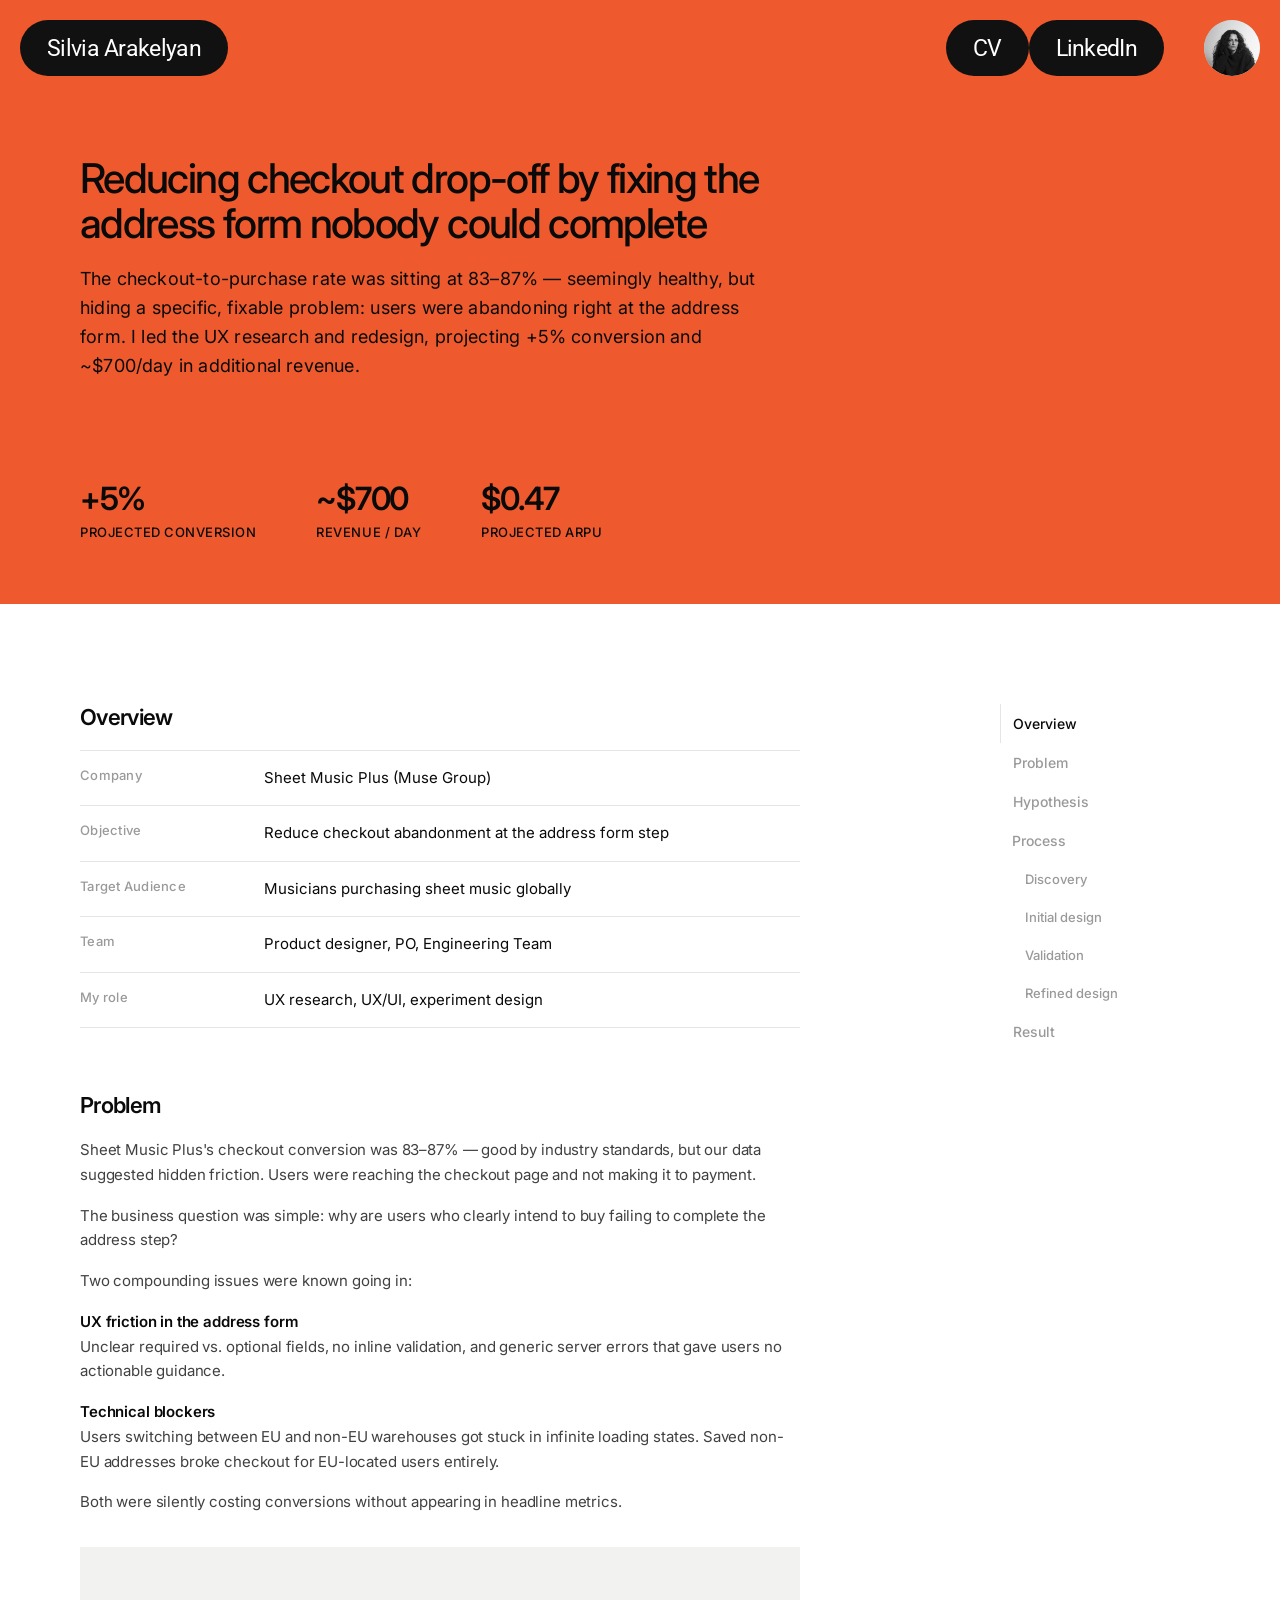
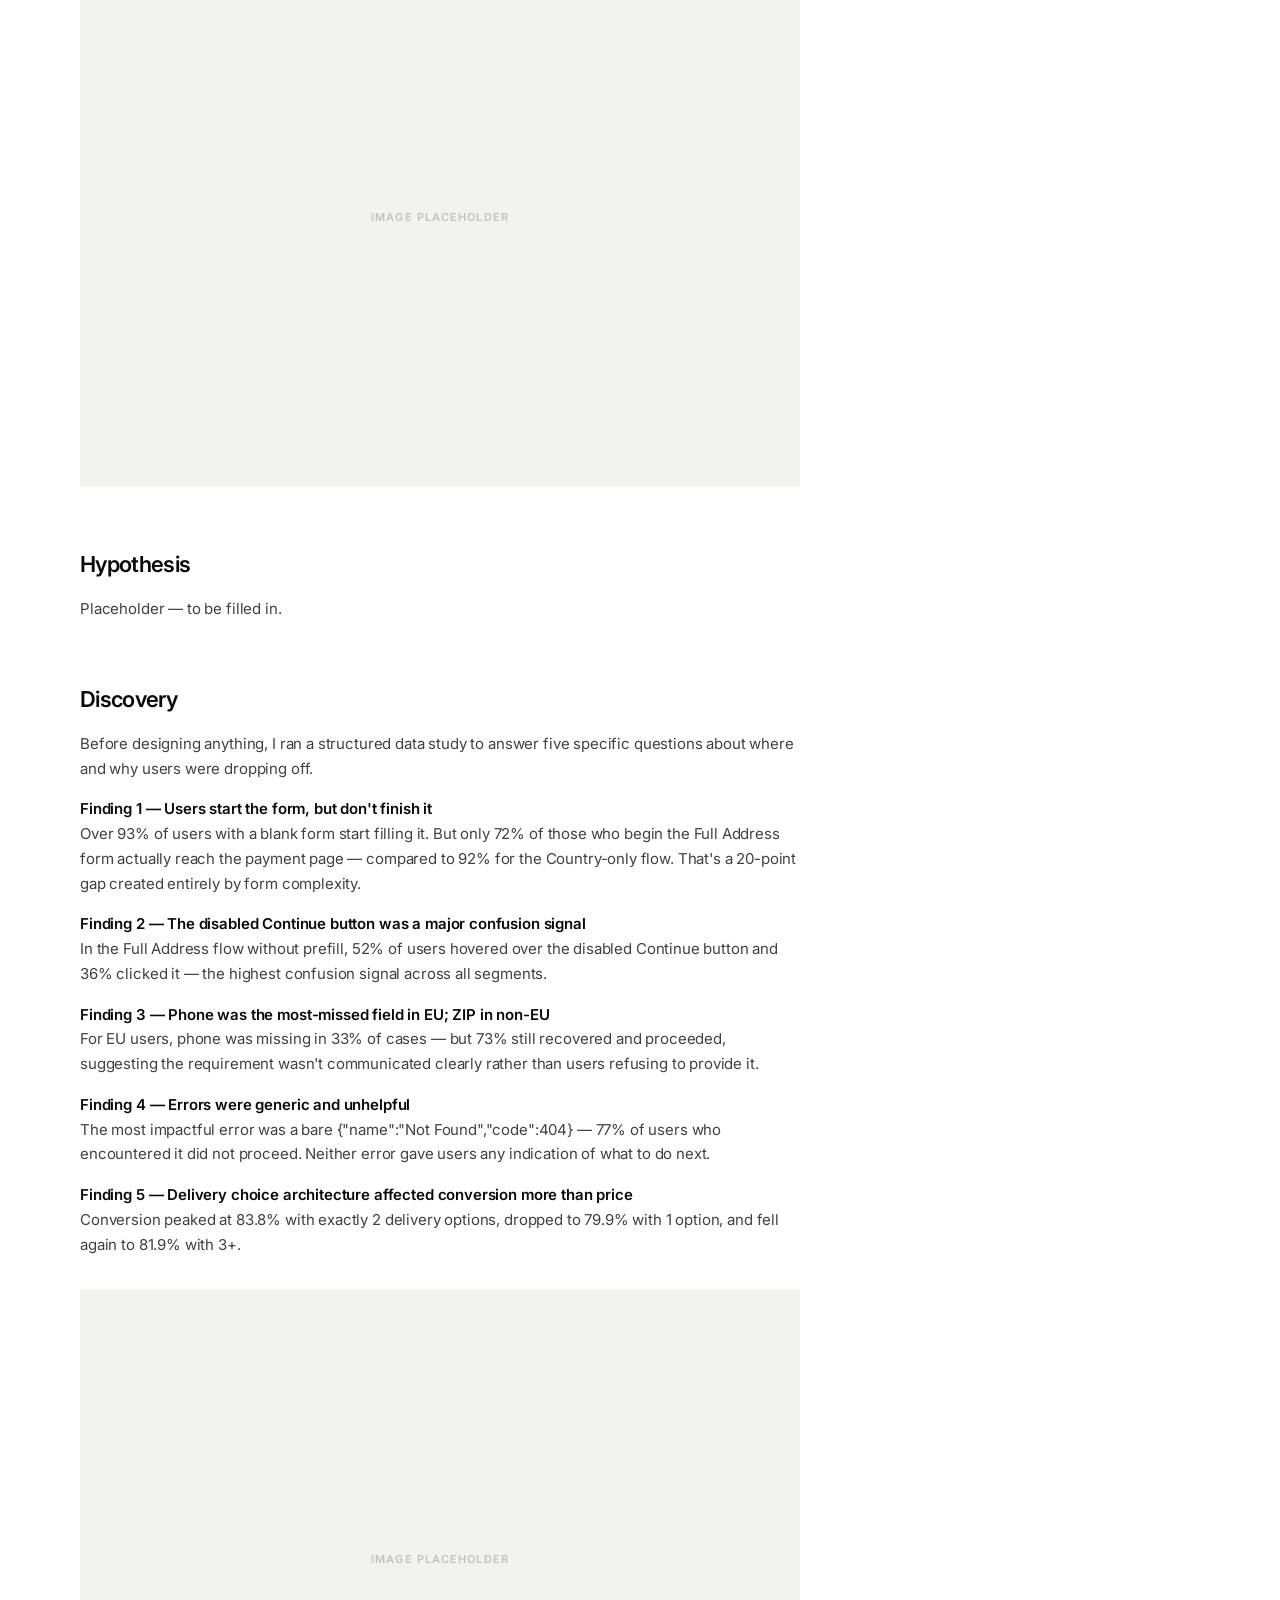
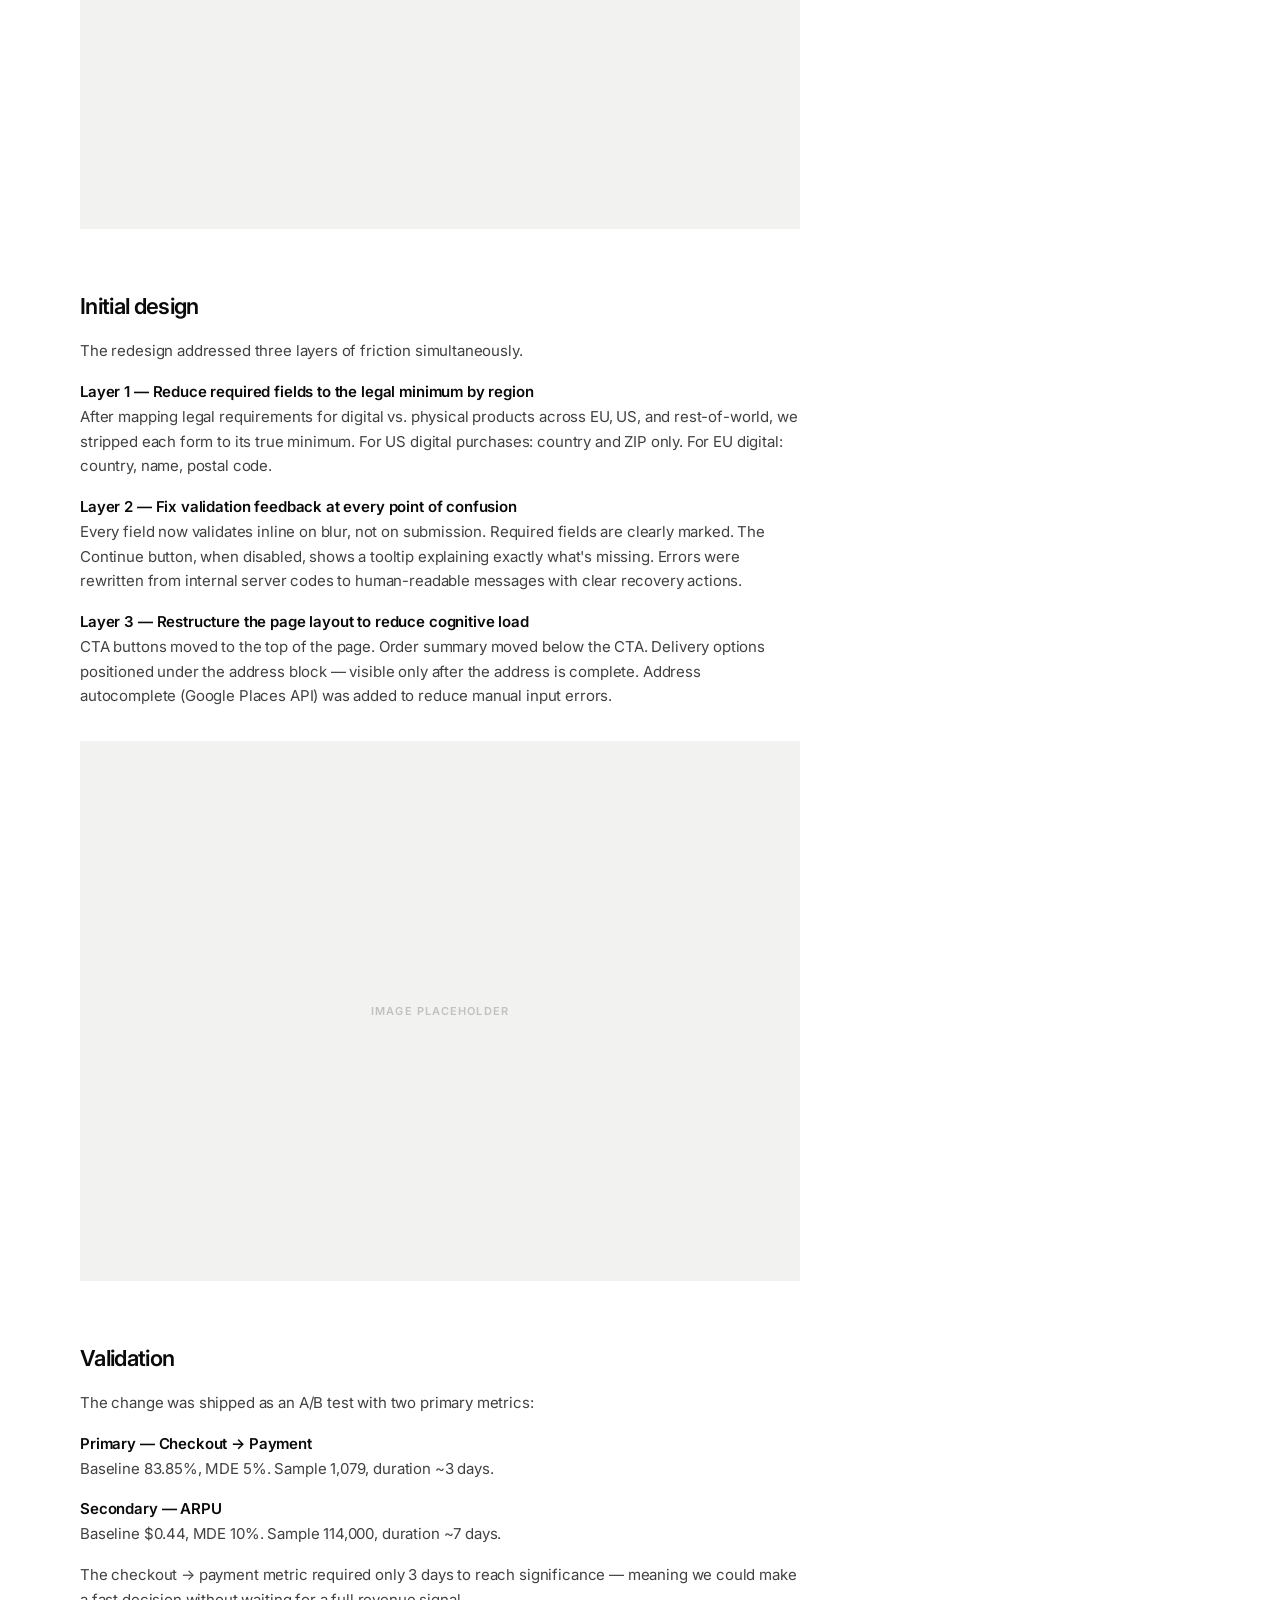
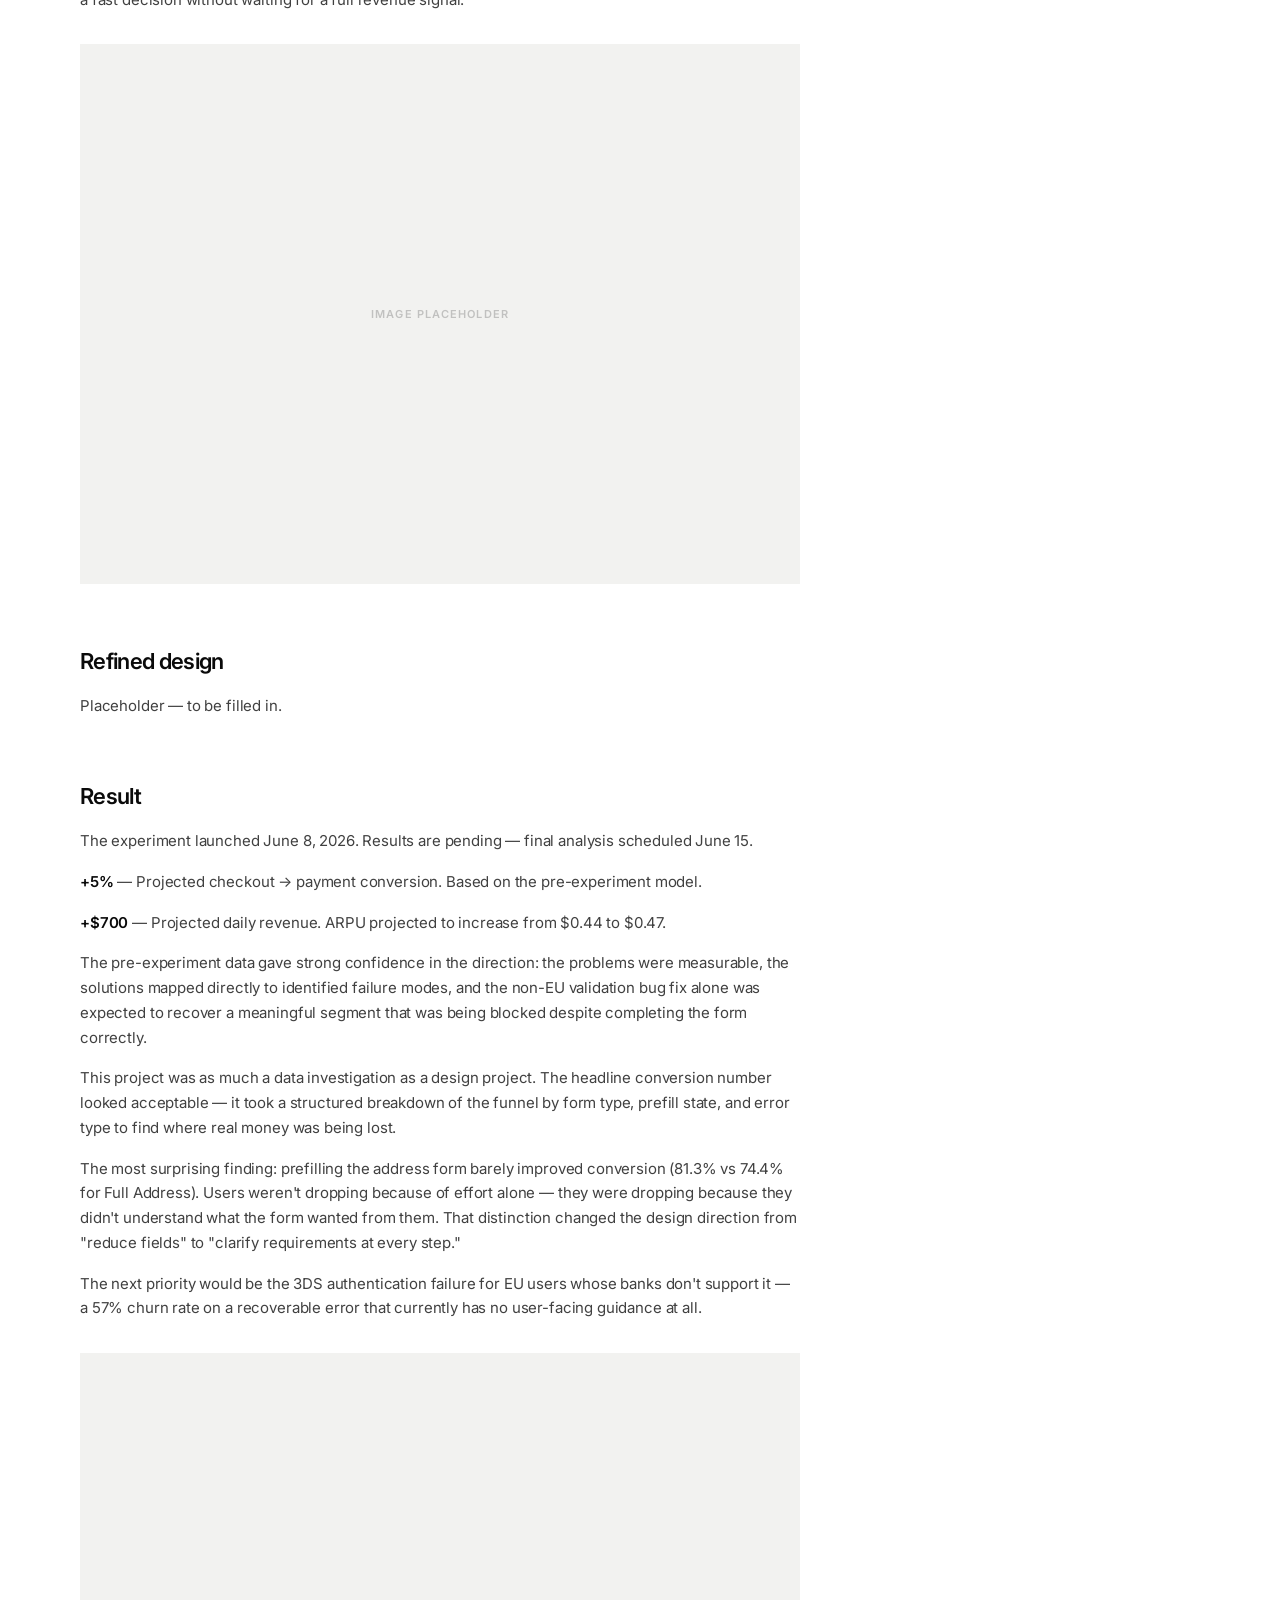
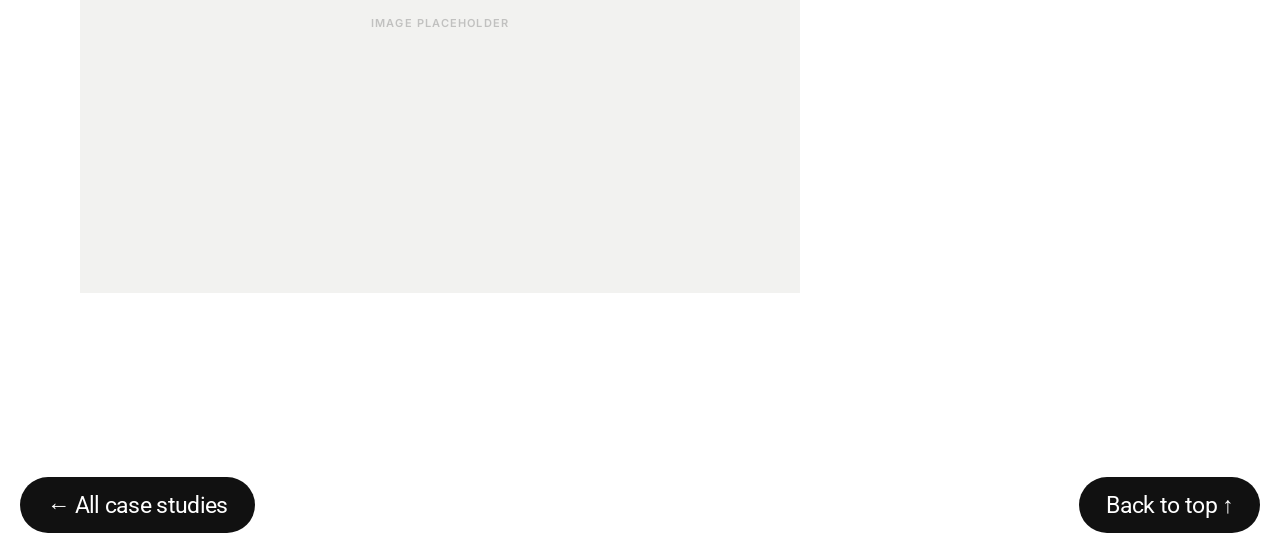
<file: smp.html>
<!DOCTYPE html>
<html lang="en">
<head>
  <meta charset="UTF-8" />
  <meta name="viewport" content="width=device-width, initial-scale=1.0" />
  <title>SMP — Silvia Arakelyan</title>
  <link rel="preconnect" href="https://fonts.googleapis.com" />
  <link rel="stylesheet" href="style.css" />
  <link href="https://fonts.googleapis.com/css2?family=Roboto:wght@400&family=Inter:wght@300;400;500;600&display=swap" rel="stylesheet" />
  <style>
    *, *::before, *::after { box-sizing: border-box; margin: 0; padding: 0; }

    body {
      font-family: 'Inter', sans-serif;
      background: #fff;
      color: #0a0a0a;
      -webkit-font-smoothing: antialiased;
    }

    /* ─── HERO BANNER ─── */
    .header {
      background: #EE5A2E;
      transition: none;
      position: sticky;
      top: 0;
      z-index: 100;
    }

    .case-hero {
      background: #EE5A2E;
      padding: 60px 0 64px;
    }

    .case-hero-inner {
      max-width: 1200px;
      margin: 0 auto;
      padding: 0 40px;
    }

    .case-hero h1 {
      font-size: 41px;
      font-weight: 500;
      line-height: 109%;
      letter-spacing: -0.04em;
      max-width: 760px;
      margin-bottom: 20px;
    }

    .case-hero-desc {
      font-size: 18px;
      font-weight: 400;
      line-height: 160%;
      color: #0a0a0a;
      max-width: 680px;
      letter-spacing: 0.01em;
      margin-bottom: 98px;
    }

    .case-stats {
      display: flex;
      gap: 60px;
    }

    .case-stat-val {
      font-size: 32px;
      font-weight: 600;
      letter-spacing: -0.04em;
      color: #0a0a0a;
    }

    .case-stat-label {
      font-size: 13px;
      font-weight: 500;
      letter-spacing: 0.04em;
      text-transform: uppercase;
      color: #0a0a0a;
      margin-top: 6px;
    }

    /* ─── MAIN LAYOUT ─── */
    .case-layout {
      max-width: 1200px;
      margin: 0 auto;
      padding: 100px 40px 120px;
      display: grid;
      grid-template-columns: 1fr 200px;
      gap: 80px;
      align-items: start;
    }

    /* ─── CONTENT ─── */
    .case-content {
      max-width: 720px;
    }

    .content-section {
      margin-bottom: 64px;
    }

    .section-heading {
      font-size: 22px;
      font-weight: 600;
      letter-spacing: -0.03em;
      margin-bottom: 20px;
    }

    .content-text {
      font-size: 15px;
      font-weight: 400;
      line-height: 1.65;
      color: rgba(0,0,0,0.75);
      letter-spacing: -0.01em;
      margin-bottom: 16px;
    }

    .content-text strong {
      font-weight: 600;
      color: #0a0a0a;
    }

    .meta-table {
      width: 100%;
      border-top: 1px solid rgba(0,0,0,0.1);
      margin-bottom: 48px;
    }

    .meta-row {
      display: grid;
      grid-template-columns: 160px 1fr;
      gap: 24px;
      border-bottom: 1px solid rgba(0,0,0,0.1);
      padding: 16px 0;
    }

    .meta-label {
      font-size: 13px;
      font-weight: 500;
      color: rgba(0,0,0,0.4);
      letter-spacing: 0.02em;
    }

    .meta-value {
      font-size: 15px;
      font-weight: 400;
      color: #0a0a0a;
      line-height: 1.5;
    }

    .image-placeholder {
      width: 100%;
      aspect-ratio: 4/3;
      background: #f2f2f0;
      display: flex;
      align-items: center;
      justify-content: center;
      font-size: 11px;
      font-weight: 600;
      letter-spacing: 0.1em;
      color: rgba(0,0,0,0.2);
      text-transform: uppercase;
      margin: 32px 0;
    }

    /* ─── RIGHT SIDEBAR ─── */
    .sidebar {
      position: sticky;
      top: 112px;
    }

    .toc a {
      display: block;
      font-size: 14px;
      font-weight: 500;
      color: rgba(0,0,0,0.4);
      text-decoration: none;
      padding: 11px 0 11px 12px;
      transition: color 150ms;
      border-left: 1px solid transparent;
    }

    .toc a:hover { color: #0a0a0a; }

    .toc a.active {
      color: #0a0a0a;
      border-left-color: rgba(0,0,0,0.1);
    }

    .toc-parent {
      display: block;
      font-size: 14px;
      font-weight: 500;
      color: rgba(0,0,0,0.4);
      padding: 11px 0 11px 12px;
    }

    .toc a.toc-child {
      padding-left: 24px;
      font-size: 13px;
    }

    /* ─── BOTTOM NAV ─── */
    .bottom-nav {
      padding: 0 20px 24px;
      display: flex;
      align-items: center;
      justify-content: space-between;
    }

    .bottom-nav-link {
      height: 56px;
      padding: 0 27px;
      background: #111111;
      color: #ffffff;
      font-family: 'Roboto', sans-serif;
      font-size: 23px;
      font-weight: 400;
      letter-spacing: -0.03em;
      border-radius: 100px;
      text-decoration: none;
      display: inline-flex;
      align-items: center;
    }

    .bottom-nav-link:hover { background: #c7c7c7; color: #111111; }

    @media (max-width: 768px) {
      .case-hero {
        padding: 32px 0 40px;
      }

      .case-hero-inner {
        padding: 0 20px;
      }

      .case-breadcrumb {
        margin-bottom: 40px;
      }

      .case-hero h1 {
        font-size: 28px;
        margin-bottom: 16px;
      }

      .case-hero-desc {
        font-size: 15px;
        margin-bottom: 48px;
      }

      .case-stats {
        display: grid;
        grid-template-columns: repeat(3, 1fr);
        gap: 16px;
      }

      .case-stat-val {
        font-size: 24px;
      }

      .case-layout {
        grid-template-columns: 1fr;
        padding: 48px 20px 64px;
        gap: 0;
      }

      .sidebar {
        display: none;
      }

      .meta-row {
        grid-template-columns: 120px 1fr;
        gap: 12px;
      }

      .section-heading {
        font-size: 20px;
      }

      .bottom-nav {
        padding: 0 0 24px !important;
        gap: 0 !important;
        justify-content: flex-start !important;
      }

      .bottom-nav-link {
        height: 44px;
        font-size: 18px;
        padding: 0 18px;
        border-radius: 100px;
      }
    }
  </style>
</head>
<body>

  <header class="header">
    <button class="btn" onclick="location.href='index.html'">Silvia Arakelyan</button>
    <nav class="header-nav">
      <a href="src/cv.pdf" class="btn" target="_blank" rel="noopener">CV</a>
      <a href="https://www.linkedin.com/in/silvia-arakelyan87/" class="btn" target="_blank" rel="noopener">LinkedIn</a>
      <div class="avatar"><img src="src/avatar.png" alt="Silvia Arakelyan" /></div>
    </nav>
  </header>

  <!-- HERO BANNER -->
  <div class="case-hero">
    <div class="case-hero-inner">
      <h1>Reducing checkout drop-off by fixing the address form nobody could complete</h1>
      <p class="case-hero-desc">The checkout-to-purchase rate was sitting at 83–87% — seemingly healthy, but hiding a specific, fixable problem: users were abandoning right at the address form. I led the UX research and redesign, projecting +5% conversion and ~$700/day in additional revenue.</p>
      <div class="case-stats">
        <div class="case-stat">
          <div class="case-stat-val">+5%</div>
          <div class="case-stat-label">Projected conversion</div>
        </div>
        <div class="case-stat">
          <div class="case-stat-val">~$700</div>
          <div class="case-stat-label">Revenue / day</div>
        </div>
        <div class="case-stat">
          <div class="case-stat-val">$0.47</div>
          <div class="case-stat-label">Projected ARPU</div>
        </div>
      </div>
    </div>
  </div>

  <!-- MAIN LAYOUT: content left, TOC right -->
  <div class="case-layout">

    <!-- CONTENT -->
    <div class="case-content">

      <div class="content-section" id="overview">
        <h2 class="section-heading">Overview</h2>
        <div class="meta-table">
          <div class="meta-row">
            <div class="meta-label">Company</div>
            <div class="meta-value">Sheet Music Plus (Muse Group)</div>
          </div>
          <div class="meta-row">
            <div class="meta-label">Objective</div>
            <div class="meta-value">Reduce checkout abandonment at the address form step</div>
          </div>
          <div class="meta-row">
            <div class="meta-label">Target Audience</div>
            <div class="meta-value">Musicians purchasing sheet music globally</div>
          </div>
          <div class="meta-row">
            <div class="meta-label">Team</div>
            <div class="meta-value">Product designer, PO, Engineering Team</div>
          </div>
          <div class="meta-row">
            <div class="meta-label">My role</div>
            <div class="meta-value">UX research, UX/UI, experiment design</div>
          </div>
        </div>
      </div>

      <div class="content-section" id="problem">
        <h2 class="section-heading">Problem</h2>
        <p class="content-text">Sheet Music Plus's checkout conversion was 83–87% — good by industry standards, but our data suggested hidden friction. Users were reaching the checkout page and not making it to payment.</p>
        <p class="content-text">The business question was simple: why are users who clearly intend to buy failing to complete the address step?</p>
        <p class="content-text">Two compounding issues were known going in:</p>
        <p class="content-text"><strong>UX friction in the address form</strong><br>Unclear required vs. optional fields, no inline validation, and generic server errors that gave users no actionable guidance.</p>
        <p class="content-text"><strong>Technical blockers</strong><br>Users switching between EU and non-EU warehouses got stuck in infinite loading states. Saved non-EU addresses broke checkout for EU-located users entirely.</p>
        <p class="content-text">Both were silently costing conversions without appearing in headline metrics.</p>
        <div class="image-placeholder">Image placeholder</div>
      </div>

      <div class="content-section" id="hypothesis">
        <h2 class="section-heading">Hypothesis</h2>
        <p class="content-text">Placeholder — to be filled in.</p>
      </div>

      <div class="content-section" id="discovery">
        <h2 class="section-heading">Discovery</h2>
        <p class="content-text">Before designing anything, I ran a structured data study to answer five specific questions about where and why users were dropping off.</p>

        <p class="content-text"><strong>Finding 1 — Users start the form, but don't finish it</strong><br>Over 93% of users with a blank form start filling it. But only 72% of those who begin the Full Address form actually reach the payment page — compared to 92% for the Country-only flow. That's a 20-point gap created entirely by form complexity.</p>

        <p class="content-text"><strong>Finding 2 — The disabled Continue button was a major confusion signal</strong><br>In the Full Address flow without prefill, 52% of users hovered over the disabled Continue button and 36% clicked it — the highest confusion signal across all segments.</p>

        <p class="content-text"><strong>Finding 3 — Phone was the most-missed field in EU; ZIP in non-EU</strong><br>For EU users, phone was missing in 33% of cases — but 73% still recovered and proceeded, suggesting the requirement wasn't communicated clearly rather than users refusing to provide it.</p>

        <p class="content-text"><strong>Finding 4 — Errors were generic and unhelpful</strong><br>The most impactful error was a bare {"name":"Not Found","code":404} — 77% of users who encountered it did not proceed. Neither error gave users any indication of what to do next.</p>

        <p class="content-text"><strong>Finding 5 — Delivery choice architecture affected conversion more than price</strong><br>Conversion peaked at 83.8% with exactly 2 delivery options, dropped to 79.9% with 1 option, and fell again to 81.9% with 3+.</p>
        <div class="image-placeholder">Image placeholder</div>
      </div>

      <div class="content-section" id="design-v1">
        <h2 class="section-heading">Initial design</h2>
        <p class="content-text">The redesign addressed three layers of friction simultaneously.</p>

        <p class="content-text"><strong>Layer 1 — Reduce required fields to the legal minimum by region</strong><br>After mapping legal requirements for digital vs. physical products across EU, US, and rest-of-world, we stripped each form to its true minimum. For US digital purchases: country and ZIP only. For EU digital: country, name, postal code.</p>

        <p class="content-text"><strong>Layer 2 — Fix validation feedback at every point of confusion</strong><br>Every field now validates inline on blur, not on submission. Required fields are clearly marked. The Continue button, when disabled, shows a tooltip explaining exactly what's missing. Errors were rewritten from internal server codes to human-readable messages with clear recovery actions.</p>

        <p class="content-text"><strong>Layer 3 — Restructure the page layout to reduce cognitive load</strong><br>CTA buttons moved to the top of the page. Order summary moved below the CTA. Delivery options positioned under the address block — visible only after the address is complete. Address autocomplete (Google Places API) was added to reduce manual input errors.</p>
        <div class="image-placeholder">Image placeholder</div>
      </div>

      <div class="content-section" id="validation">
        <h2 class="section-heading">Validation</h2>
        <p class="content-text">The change was shipped as an A/B test with two primary metrics:</p>
        <p class="content-text"><strong>Primary — Checkout → Payment</strong><br>Baseline 83.85%, MDE 5%. Sample 1,079, duration ~3 days.</p>
        <p class="content-text"><strong>Secondary — ARPU</strong><br>Baseline $0.44, MDE 10%. Sample 114,000, duration ~7 days.</p>
        <p class="content-text">The checkout → payment metric required only 3 days to reach significance — meaning we could make a fast decision without waiting for a full revenue signal.</p>
        <div class="image-placeholder">Image placeholder</div>
      </div>

      <div class="content-section" id="design-v2">
        <h2 class="section-heading">Refined design</h2>
        <p class="content-text">Placeholder — to be filled in.</p>
      </div>

      <div class="content-section" id="result">
        <h2 class="section-heading">Result</h2>
        <p class="content-text">The experiment launched June 8, 2026. Results are pending — final analysis scheduled June 15.</p>
        <p class="content-text"><strong>+5%</strong> — Projected checkout → payment conversion. Based on the pre-experiment model.</p>
        <p class="content-text"><strong>+$700</strong> — Projected daily revenue. ARPU projected to increase from $0.44 to $0.47.</p>
        <p class="content-text">The pre-experiment data gave strong confidence in the direction: the problems were measurable, the solutions mapped directly to identified failure modes, and the non-EU validation bug fix alone was expected to recover a meaningful segment that was being blocked despite completing the form correctly.</p>
        <p class="content-text">This project was as much a data investigation as a design project. The headline conversion number looked acceptable — it took a structured breakdown of the funnel by form type, prefill state, and error type to find where real money was being lost.</p>
        <p class="content-text">The most surprising finding: prefilling the address form barely improved conversion (81.3% vs 74.4% for Full Address). Users weren't dropping because of effort alone — they were dropping because they didn't understand what the form wanted from them. That distinction changed the design direction from "reduce fields" to "clarify requirements at every step."</p>
        <p class="content-text">The next priority would be the 3DS authentication failure for EU users whose banks don't support it — a 57% churn rate on a recoverable error that currently has no user-facing guidance at all.</p>
        <div class="image-placeholder">Image placeholder</div>
      </div>

    </div>

    <!-- RIGHT SIDEBAR TOC -->
    <aside class="sidebar">
      <div class="toc">
        <a href="#overview" class="active">Overview</a>
        <a href="#problem">Problem</a>
        <a href="#hypothesis">Hypothesis</a>
        <span class="toc-parent">Process</span>
        <a href="#discovery" class="toc-child">Discovery</a>
        <a href="#design-v1" class="toc-child">Initial design</a>
        <a href="#validation" class="toc-child">Validation</a>
        <a href="#design-v2" class="toc-child">Refined design</a>
        <a href="#result">Result</a>
      </div>
    </aside>

  </div>

  <script>
    const header = document.querySelector('.header');
    const hero = document.querySelector('.case-hero');

    function updateHeader() {
      const heroBottom = hero.getBoundingClientRect().bottom;
      header.style.background = heroBottom <= 0 ? '#ffffff' : '#EE5A2E';
    }
    updateHeader();
    window.addEventListener('scroll', updateHeader, { passive: true });

    const sections = document.querySelectorAll('.content-section');
    const tocLinks = document.querySelectorAll('.toc a');

    window.addEventListener('scroll', () => {
      const threshold = window.innerHeight * 0.6;
      let current = sections[0].id;
      sections.forEach(s => {
        if (s.getBoundingClientRect().top <= threshold) current = s.id;
      });
      tocLinks.forEach(a => {
        a.classList.toggle('active', a.getAttribute('href') === '#' + current);
      });
    }, { passive: true });
    // Lightbox
    const lightbox = document.createElement('div');
    lightbox.style.cssText = 'display:none;position:fixed;inset:0;background:rgba(0,0,0,0.85);z-index:1000;cursor:zoom-out;align-items:center;justify-content:center;padding:40px;';
    const lightboxImg = document.createElement('img');
    lightboxImg.style.cssText = 'max-width:100%;max-height:100%;object-fit:contain;border-radius:4px;';
    const lightboxVideo = document.createElement('video');
    lightboxVideo.style.cssText = 'max-width:100%;max-height:100%;border-radius:4px;';
    lightboxVideo.controls = true;
    lightboxVideo.autoplay = true;
    lightboxVideo.loop = true;
    lightbox.appendChild(lightboxImg);
    lightbox.appendChild(lightboxVideo);
    document.body.appendChild(lightbox);

    function openLightbox() {
      lightbox.style.display = 'flex';
      document.body.style.overflow = 'hidden';
    }

    function closeLightbox() {
      lightbox.style.display = 'none';
      lightboxVideo.pause();
      lightboxVideo.src = '';
      lightboxImg.src = '';
      document.body.style.overflow = '';
    }

    document.querySelectorAll('.case-content img, .case-layout img').forEach(img => {
      if (img.closest('.avatar')) return;
      img.style.cursor = 'zoom-in';
      img.addEventListener('click', () => {
        lightboxImg.style.display = 'block';
        lightboxVideo.style.display = 'none';
        lightboxImg.src = img.src;
        openLightbox();
      });
    });

    document.querySelectorAll('.case-content video, .case-layout video').forEach(vid => {
      vid.style.cursor = 'zoom-in';
      vid.addEventListener('click', () => {
        lightboxImg.style.display = 'none';
        lightboxVideo.style.display = 'block';
        lightboxVideo.src = vid.src;
        openLightbox();
      });
    });

    lightbox.addEventListener('click', closeLightbox);

    document.addEventListener('keydown', e => {
      if (e.key === 'Escape') closeLightbox();
    });
  </script>

  <!-- BOTTOM NAV -->
  <div class="bottom-nav">
    <a href="index.html#smp" class="bottom-nav-link">← All case studies</a>
    <a href="#" class="bottom-nav-link" onclick="window.scrollTo({top:0,behavior:'smooth'});return false;">Back to top ↑</a>
  </div>

</body>
</html>
</file>
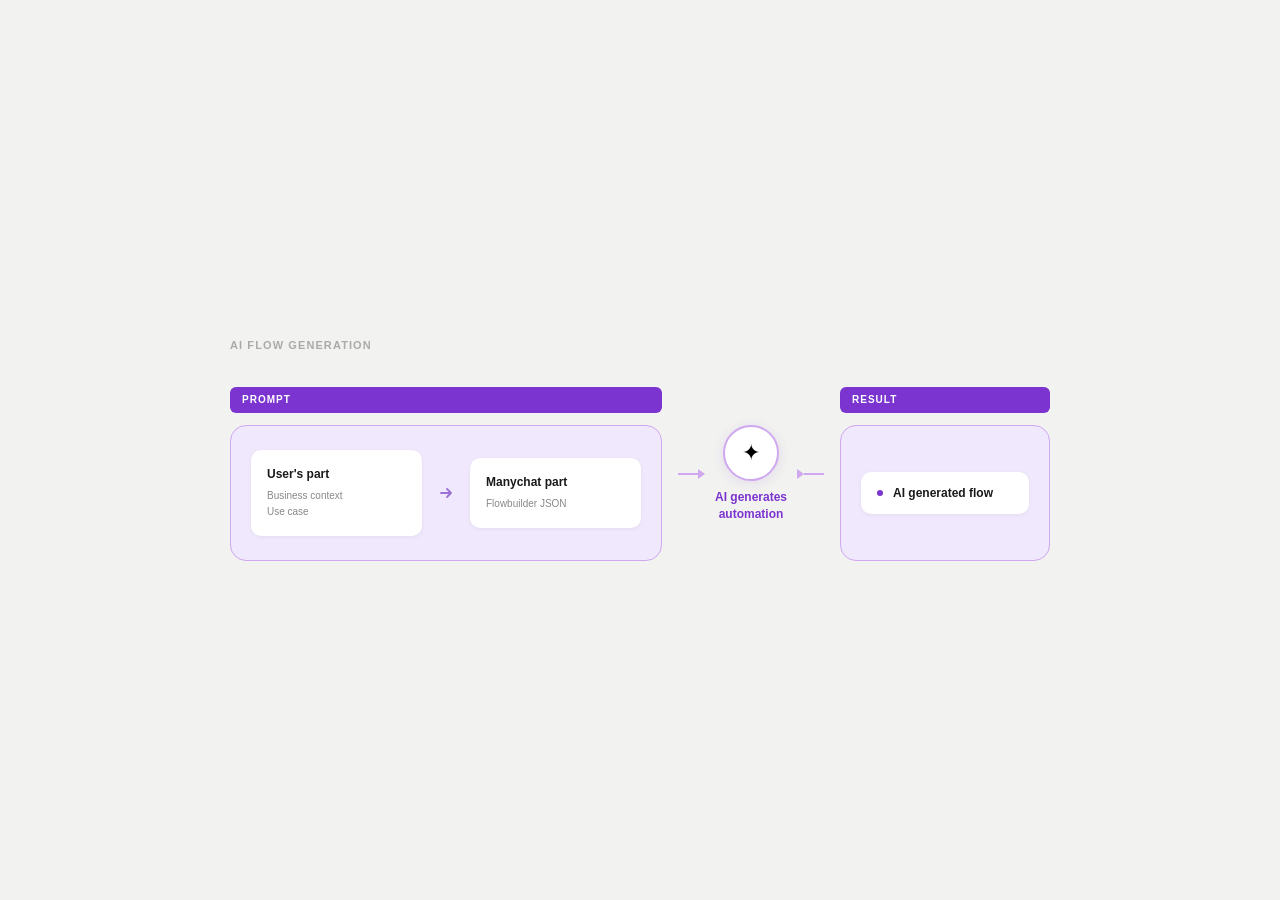
<file: src/Others/ai_flow_generation.html>
<!DOCTYPE html>
<html>
<head>
<meta charset="UTF-8">
<title>AI Flow Generation</title>
<style>
  * { box-sizing: border-box; margin: 0; padding: 0; }
  body {
    background: #F2F2F0;
    font-family: -apple-system, BlinkMacSystemFont, 'Inter', sans-serif;
    min-height: 100vh;
    display: flex;
    flex-direction: column;
    align-items: center;
    justify-content: center;
    padding: 48px 32px;
  }
  .title {
    font-size: 11px;
    font-weight: 700;
    text-transform: uppercase;
    letter-spacing: 0.1em;
    color: #aaa;
    margin-bottom: 36px;
    text-align: left;
    width: 100%;
    max-width: 820px;
  }
  .main {
    display: flex;
    align-items: stretch;
    width: 100%;
    max-width: 820px;
  }
  .section-label {
    display: inline-block;
    font-size: 10px;
    font-weight: 700;
    letter-spacing: 0.1em;
    text-transform: uppercase;
    color: #fff;
    background: #7B34CF;
    border-radius: 6px;
    padding: 4px 12px;
    margin-bottom: 12px;
    height: 26px;
    line-height: 18px;
  }

  /* LEFT */
  .prompt-wrap {
    flex: 1;
    min-width: 0;
    display: flex;
    flex-direction: column;
  }
  .prompt-box {
    background: #F0E8FC;
    border: 1.5px solid #CFA8EF;
    border-radius: 16px;
    padding: 24px 20px;
    display: flex;
    align-items: center;
    gap: 12px;
    flex: 1;
  }
  .p-card {
    background: #fff;
    border-radius: 10px;
    padding: 16px 16px;
    flex: 1;
    display: flex;
    flex-direction: column;
    gap: 6px;
    box-shadow: 0 1px 4px rgba(0,0,0,0.06);
  }
  .p-card-label {
    font-size: 12px;
    font-weight: 700;
    color: #1a1a1a;
    line-height: 1.35;
  }
  .p-card-sub {
    font-size: 10px;
    color: #888;
    line-height: 1.6;
  }
  .arrow-between {
    display: flex;
    align-items: center;
    justify-content: center;
    flex-shrink: 0;
    width: 24px;
  }

  /* MIDDLE */
  .ai-wrap {
    display: flex;
    flex-direction: column;
    align-items: center;
    justify-content: center;
    flex-shrink: 0;
    padding: 0 16px;
  }
  .ai-inner { display: flex; align-items: center; }
  .connector-line { width: 20px; height: 2px; background: #CFA8EF; }
  .connector-arrow {
    width: 0; height: 0;
    border-top: 5px solid transparent;
    border-bottom: 5px solid transparent;
    border-left: 7px solid #CFA8EF;
  }
  .ai-circle-wrap {
    display: flex;
    flex-direction: column;
    align-items: center;
    gap: 8px;
    margin: 0 10px;
  }
  .ai-bubble {
    background: #fff;
    border: 2px solid #CFA8EF;
    border-radius: 50%;
    width: 56px;
    height: 56px;
    display: flex;
    align-items: center;
    justify-content: center;
    box-shadow: 0 2px 12px rgba(123,52,207,0.12);
    font-size: 22px;
  }
  .ai-label {
    font-size: 12px;
    font-weight: 600;
    color: #7B34CF;
    text-align: center;
    line-height: 1.4;
    white-space: nowrap;
  }

  /* RIGHT */
  .result-wrap {
    flex-shrink: 0;
    width: 210px;
    display: flex;
    flex-direction: column;
  }
  .result-box {
    background: #F0E8FC;
    border: 1.5px solid #CFA8EF;
    border-radius: 16px;
    padding: 24px 20px;
    flex: 1;
    display: flex;
    align-items: center;
    justify-content: center;
  }
  .result-item {
    display: flex;
    align-items: center;
    gap: 10px;
    background: #fff;
    border-radius: 10px;
    padding: 14px 16px;
    font-size: 12px;
    font-weight: 600;
    color: #1a1a1a;
    box-shadow: 0 1px 4px rgba(0,0,0,0.06);
    width: 100%;
  }
  .result-dot {
    width: 6px;
    height: 6px;
    border-radius: 50%;
    background: #7B34CF;
    flex-shrink: 0;
  }
</style>
</head>
<body>

<div class="title">AI Flow Generation</div>

<div class="main">

  <div class="prompt-wrap">
    <div class="section-label">Prompt</div>
    <div class="prompt-box">
      <div class="p-card">
        <div class="p-card-label">User's part</div>
        <div class="p-card-sub">Business context<br>Use case</div>
      </div>
      <div class="arrow-between">
        <svg width="16" height="16" fill="none" viewBox="0 0 16 16">
          <path d="M3 8h10M9 4l4 4-4 4" stroke="#9B6FD4" stroke-width="1.8" stroke-linecap="round" stroke-linejoin="round"/>
        </svg>
      </div>
      <div class="p-card">
        <div class="p-card-label">Manychat part</div>
        <div class="p-card-sub">Flowbuilder JSON</div>
      </div>
    </div>
  </div>

  <div class="ai-wrap">
    <div class="ai-inner">
      <div class="connector-line"></div>
      <div class="connector-arrow"></div>
      <div class="ai-circle-wrap">
        <div class="ai-bubble">✦</div>
        <div class="ai-label">AI generates<br>automation</div>
      </div>
      <div class="connector-arrow"></div>
      <div class="connector-line"></div>
    </div>
  </div>

  <div class="result-wrap">
    <div class="section-label">Result</div>
    <div class="result-box">
      <div class="result-item">
        <div class="result-dot"></div>
        AI generated flow
      </div>
    </div>
  </div>

</div>
</body>
</html>
</file>
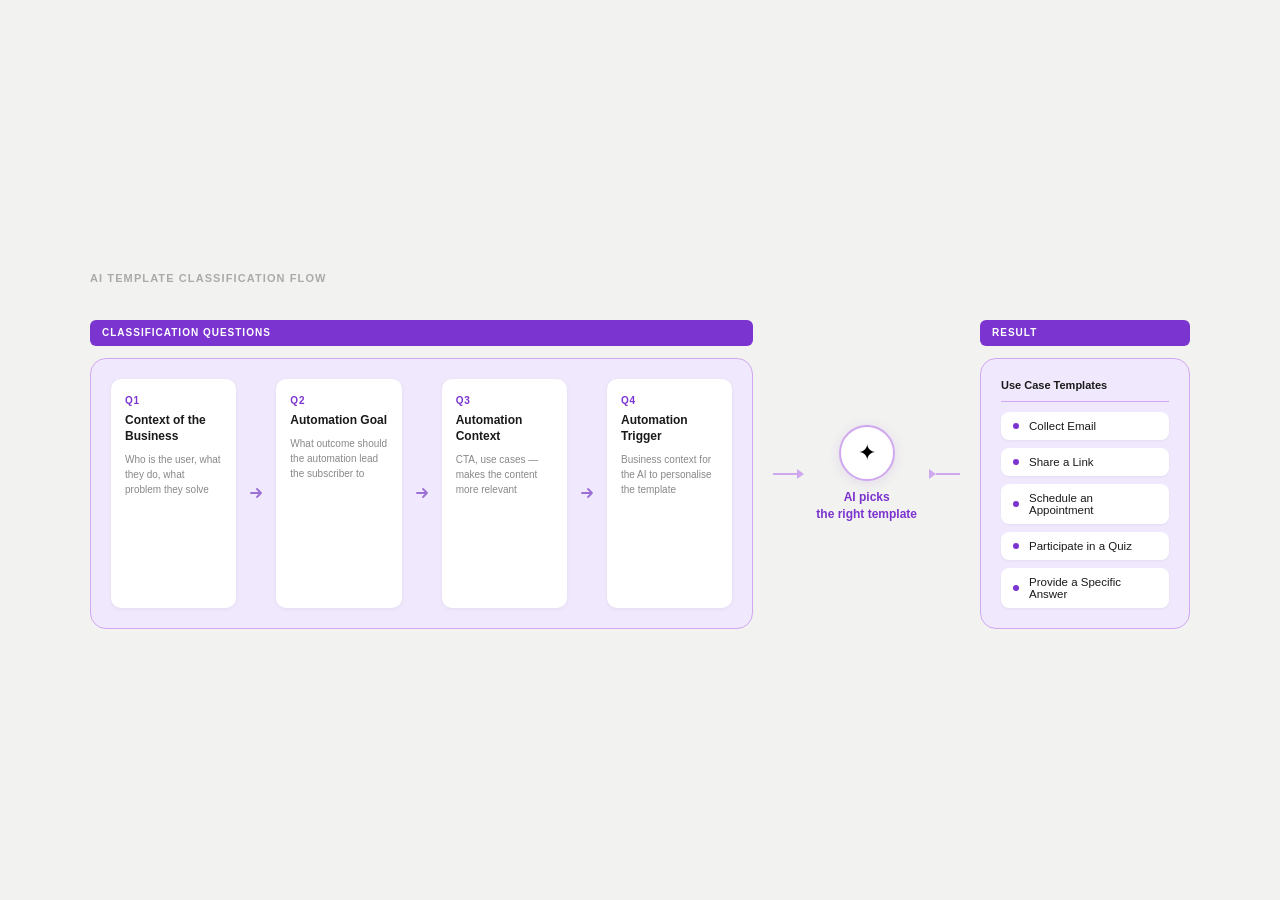
<file: src/Others/ai_template_classification_flow.html>
<!DOCTYPE html>
<html>
<head>
<meta charset="UTF-8">
<title>AI Template Classification Flow</title>
<style>
  * { box-sizing: border-box; margin: 0; padding: 0; }

  body {
    background: #F2F2F0;
    font-family: -apple-system, BlinkMacSystemFont, 'Inter', sans-serif;
    min-height: 100vh;
    display: flex;
    flex-direction: column;
    align-items: center;
    justify-content: center;
    padding: 48px 32px;
  }

  /* ── Page title ── */
  .title {
    font-size: 11px;
    font-weight: 700;
    text-transform: uppercase;
    letter-spacing: 0.1em;
    color: #aaa;
    margin-bottom: 36px;
    text-align: left;
    width: 100%;
    max-width: 1100px;
  }

  /* ── Top-level row ── */
  .main {
    display: flex;
    align-items: stretch;
    gap: 0;
    width: 100%;
    max-width: 1100px;
  }

  .questions-wrap,
  .results-wrap {
    display: flex;
    flex-direction: column;
  }

  .questions-box,
  .results-box {
    flex: 1;
  }

  /* ── Shared section label ── */
  .section-label {
    display: inline-block;
    font-size: 10px;
    font-weight: 700;
    letter-spacing: 0.1em;
    text-transform: uppercase;
    color: #fff;
    background: #7B34CF;
    border-radius: 6px;
    padding: 4px 12px;
    margin-bottom: 12px;
    height: 26px;
    line-height: 18px;
  }

  /* ════════════════════════════
     LEFT — Questions
  ════════════════════════════ */
  .questions-wrap {
    flex: 1;
    min-width: 0;
  }

  .questions-box {
    background: #F0E8FC;
    border: 1.5px solid #CFA8EF;
    border-radius: 16px;
    padding: 20px;
    display: flex;
    align-items: stretch;
    gap: 10px;
  }

  .q-card {
    background: #fff;
    border-radius: 10px;
    padding: 16px 14px;
    flex: 1;
    display: flex;
    flex-direction: column;
    gap: 6px;
    box-shadow: 0 1px 4px rgba(0,0,0,0.06);
  }

  .q-num {
    font-size: 10px;
    font-weight: 700;
    color: #7B34CF;
    text-transform: uppercase;
    letter-spacing: 0.08em;
  }

  .q-title {
    font-size: 12px;
    font-weight: 700;
    color: #1a1a1a;
    line-height: 1.35;
  }

  .q-desc {
    font-size: 10px;
    color: #888;
    line-height: 1.5;
    margin-top: 2px;
  }

  .arrow-between {
    display: flex;
    align-items: center;
    justify-content: center;
    flex-shrink: 0;
    width: 20px;
  }

  /* ════════════════════════════
     MIDDLE — AI node
  ════════════════════════════ */
  .ai-wrap {
    display: flex;
    flex-direction: column;
    align-items: center;
    justify-content: center;
    flex-shrink: 0;
    padding: 0 20px;
  }

  .ai-wrap .label-spacer {
    display: none;
  }

  .ai-connector {
    display: flex;
    align-items: center;
    height: 100%;
  }

  .connector-line {
    width: 24px;
    height: 2px;
    background: #CFA8EF;
  }

  .connector-arrow {
    width: 0;
    height: 0;
    border-top: 5px solid transparent;
    border-bottom: 5px solid transparent;
    border-left: 7px solid #CFA8EF;
  }

  .ai-inner {
    display: flex;
    align-items: center;
    gap: 0;
  }

  .ai-circle-wrap {
    display: flex;
    flex-direction: column;
    align-items: center;
    gap: 8px;
  }

  .ai-bubble {
    background: #fff;
    border: 2px solid #CFA8EF;
    border-radius: 50%;
    width: 56px;
    height: 56px;
    display: flex;
    align-items: center;
    justify-content: center;
    box-shadow: 0 2px 12px rgba(123,52,207,0.12);
    font-size: 22px;
    flex-shrink: 0;
  }

  .ai-label {
    font-size: 12px;
    font-weight: 600;
    color: #7B34CF;
    text-align: center;
    line-height: 1.4;
    white-space: nowrap;
  }

  /* ════════════════════════════
     RIGHT — Results
  ════════════════════════════ */
  .results-wrap {
    flex-shrink: 0;
    width: 210px;
  }

  .results-box {
    background: #F0E8FC;
    border: 1.5px solid #CFA8EF;
    border-radius: 16px;
    padding: 20px;
    display: flex;
    flex-direction: column;
    gap: 8px;
  }

  .results-title {
    font-size: 11px;
    font-weight: 700;
    color: #1a1a1a;
    padding-bottom: 10px;
    border-bottom: 1px solid #CFA8EF;
    margin-bottom: 2px;
  }

  .template-item {
    display: flex;
    align-items: center;
    gap: 10px;
    background: #fff;
    border-radius: 8px;
    padding: 8px 12px;
    font-size: 11.5px;
    font-weight: 500;
    color: #1a1a1a;
    box-shadow: 0 1px 3px rgba(0,0,0,0.05);
  }

  .template-dot {
    width: 6px;
    height: 6px;
    border-radius: 50%;
    background: #7B34CF;
    flex-shrink: 0;
  }
</style>
</head>
<body>

<div class="title">AI Template Classification Flow</div>

<div class="main">

  <!-- LEFT: Classification Questions -->
  <div class="questions-wrap">
    <div class="section-label">Classification Questions</div>
    <div class="questions-box">

      <div class="q-card">
        <div class="q-num">Q1</div>
        <div class="q-title">Context of the Business</div>
        <div class="q-desc">Who is the user, what they do, what problem they solve</div>
      </div>

      <div class="arrow-between">
        <svg width="16" height="16" fill="none" viewBox="0 0 16 16">
          <path d="M3 8h10M9 4l4 4-4 4" stroke="#9B6FD4" stroke-width="1.8" stroke-linecap="round" stroke-linejoin="round"/>
        </svg>
      </div>

      <div class="q-card">
        <div class="q-num">Q2</div>
        <div class="q-title">Automation Goal</div>
        <div class="q-desc">What outcome should the automation lead the subscriber to</div>
      </div>

      <div class="arrow-between">
        <svg width="16" height="16" fill="none" viewBox="0 0 16 16">
          <path d="M3 8h10M9 4l4 4-4 4" stroke="#9B6FD4" stroke-width="1.8" stroke-linecap="round" stroke-linejoin="round"/>
        </svg>
      </div>

      <div class="q-card">
        <div class="q-num">Q3</div>
        <div class="q-title">Automation Context</div>
        <div class="q-desc">CTA, use cases — makes the content more relevant</div>
      </div>

      <div class="arrow-between">
        <svg width="16" height="16" fill="none" viewBox="0 0 16 16">
          <path d="M3 8h10M9 4l4 4-4 4" stroke="#9B6FD4" stroke-width="1.8" stroke-linecap="round" stroke-linejoin="round"/>
        </svg>
      </div>

      <div class="q-card">
        <div class="q-num">Q4</div>
        <div class="q-title">Automation Trigger</div>
        <div class="q-desc">Business context for the AI to personalise the template</div>
      </div>

    </div>
  </div>

  <!-- MIDDLE: AI Node -->
  <div class="ai-wrap">
    <div class="label-spacer"></div>
    <div class="ai-inner">
      <div class="connector-line"></div>
      <div class="connector-arrow"></div>

      <div class="ai-circle-wrap" style="margin: 0 12px;">
        <div class="ai-bubble">✦</div>
        <div class="ai-label">AI picks<br>the right template</div>
      </div>

      <div class="connector-arrow"></div>
      <div class="connector-line"></div>
    </div>
  </div>

  <!-- RIGHT: Result -->
  <div class="results-wrap">
    <div class="section-label">Result</div>
    <div class="results-box">
      <div class="results-title">Use Case Templates</div>
      <div class="template-item"><div class="template-dot"></div>Collect Email</div>
      <div class="template-item"><div class="template-dot"></div>Share a Link</div>
      <div class="template-item"><div class="template-dot"></div>Schedule an Appointment</div>
      <div class="template-item"><div class="template-dot"></div>Participate in a Quiz</div>
      <div class="template-item"><div class="template-dot"></div>Provide a Specific Answer</div>
    </div>
  </div>

</div>

</body>
</html>
</file>
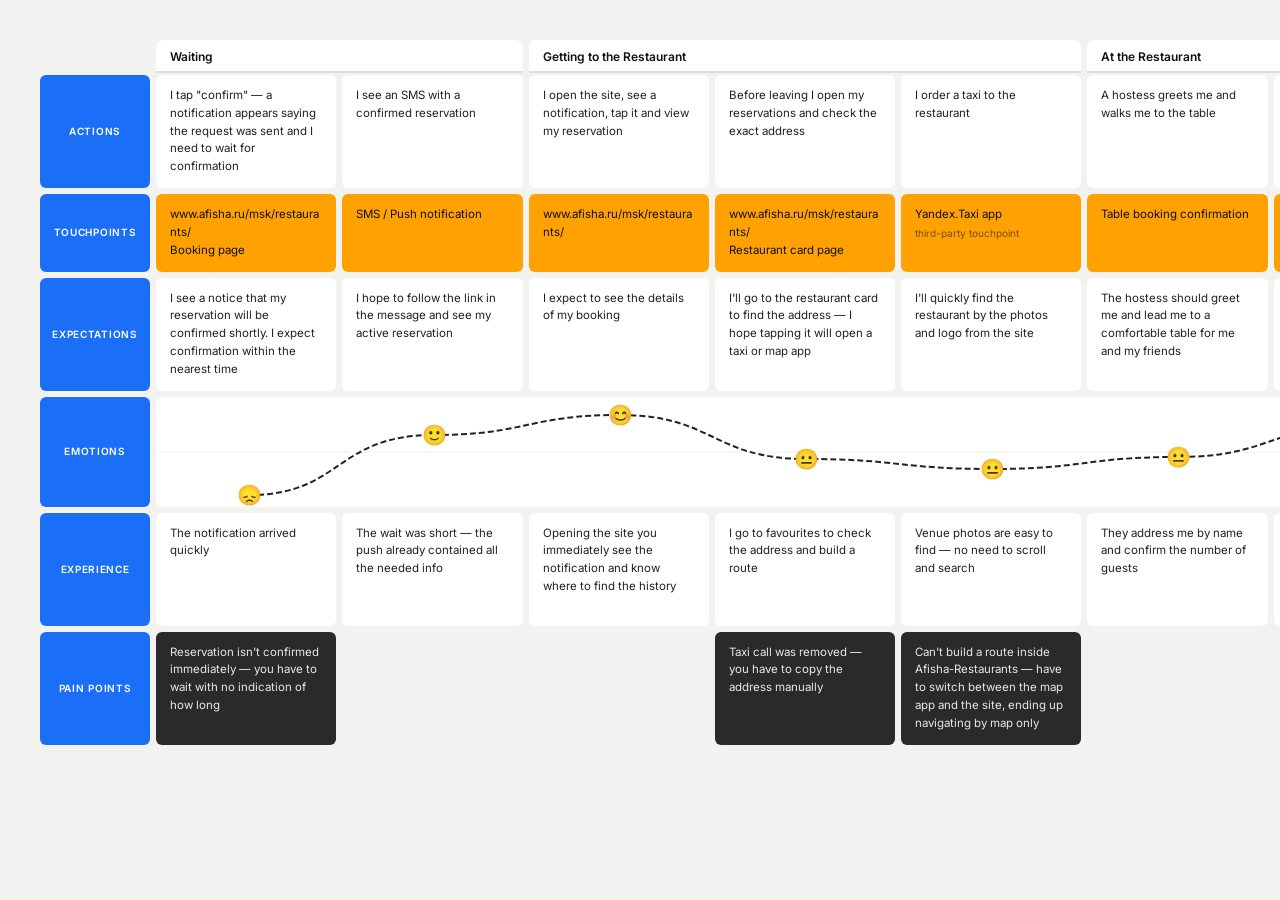
<file: src/Others/cjm.html>
<!DOCTYPE html>
<html lang="en">
<head>
<meta charset="UTF-8">
<title>CJM — Afisha Restaurants</title>
<link href="https://fonts.googleapis.com/css2?family=Inter:wght@400;500;600&display=swap" rel="stylesheet">
<style>
  * { margin: 0; padding: 0; box-sizing: border-box; }
  body {
    font-family: 'Inter', sans-serif;
    background: #F2F2F0;
    padding: 40px 40px 60px;
  }

  .cjm {
    display: inline-block;
    min-width: 100%;
  }

  .grid-8 {
    display: grid;
    grid-template-columns: 110px repeat(8, minmax(0, 1fr));
    gap: 6px;
    width: 1600px;
  }

  /* Stage headers */
  .stage-row { margin-bottom: 2px; }
  .stage {
    background: #fff;
    border-radius: 8px 8px 0 0;
    padding: 9px 14px 7px;
    font-size: 12px;
    font-weight: 600;
    color: #111;
    border-bottom: 2px solid #ddd;
    white-space: nowrap;
    overflow: hidden;
    text-overflow: ellipsis;
  }
  .stage.s2 { grid-column: span 2; }
  .stage.s3 { grid-column: span 3; }

  /* Row labels */
  .row-label {
    display: flex;
    align-items: center;
    justify-content: center;
    text-align: center;
    font-size: 10px;
    font-weight: 600;
    color: #fff;
    text-transform: uppercase;
    letter-spacing: 0.07em;
    line-height: 1.3;
    background: #1B6FF6;
    border-radius: 6px;
  }

  /* Cards */
  .card {
    background: #fff;
    border-radius: 6px;
    padding: 12px 14px;
    font-size: 11.5px;
    line-height: 1.55;
    color: #222;
    min-height: 72px;
    word-wrap: break-word;
    overflow-wrap: break-word;
    hyphens: auto;
  }
  .card.touch {
    background: #FFA201;
    color: #111;
  }
  .card.touch .sub {
    font-size: 10px;
    color: #7a4d00;
    display: block;
    margin-top: 2px;
  }
  .card.dark {
    background: #2a2a2a;
    color: #e8e8e8;
  }
  .card.blank {
    background: transparent;
    min-height: 0;
  }

  /* Row spacing */
  .data-row { margin-bottom: 6px; }

  /* Emotion row */
  .emotion-row {
    margin-bottom: 6px;
    display: grid;
    grid-template-columns: 110px 1fr;
    gap: 6px;
    width: 1600px;
  }
  .emotion-wrap {
    background: #fff;
    border-radius: 6px;
    overflow: hidden;
  }
</style>
</head>
<body>
<div class="cjm">

  <!-- Stage headers -->
  <div class="grid-8 stage-row">
    <div></div>
    <div class="stage s2">Waiting</div>
    <div class="stage s3">Getting to the Restaurant</div>
    <div class="stage s2">At the Restaurant</div>
    <div class="stage">Post-visit Interaction</div>
  </div>

  <!-- Actions -->
  <div class="grid-8 data-row">
    <div class="row-label">Actions</div>
    <div class="card">I tap "confirm" — a notification appears saying the request was sent and I need to wait for confirmation</div>
    <div class="card">I see an SMS with a confirmed reservation</div>
    <div class="card">I open the site, see a notification, tap it and view my reservation</div>
    <div class="card">Before leaving I open my reservations and check the exact address</div>
    <div class="card">I order a taxi to the restaurant</div>
    <div class="card">A hostess greets me and walks me to the table</div>
    <div class="card">Order, food, conversation... Pay the bill and leave</div>
    <div class="card">I open Afisha-Restaurants, find the venue and leave a review and a like</div>
  </div>

  <!-- Touchpoints -->
  <div class="grid-8 data-row">
    <div class="row-label">Touchpoints</div>
    <div class="card touch">www.afisha.ru/msk/restaurants/<br>Booking page</div>
    <div class="card touch">SMS / Push notification</div>
    <div class="card touch">www.afisha.ru/msk/restaurants/</div>
    <div class="card touch">www.afisha.ru/msk/restaurants/<br>Restaurant card page</div>
    <div class="card touch">Yandex.Taxi app<span class="sub">third-party touchpoint</span></div>
    <div class="card touch">Table booking confirmation</div>
    <div class="card touch">Waiting for waiter and friends</div>
    <div class="card touch">www.afisha.ru/msk/restaurants/<br>Restaurant card page</div>
  </div>

  <!-- Expectations -->
  <div class="grid-8 data-row">
    <div class="row-label">Expectations</div>
    <div class="card">I see a notice that my reservation will be confirmed shortly. I expect confirmation within the nearest time</div>
    <div class="card">I hope to follow the link in the message and see my active reservation</div>
    <div class="card">I expect to see the details of my booking</div>
    <div class="card">I'll go to the restaurant card to find the address — I hope tapping it will open a taxi or map app</div>
    <div class="card">I'll quickly find the restaurant by the photos and logo from the site</div>
    <div class="card">The hostess should greet me and lead me to a comfortable table for me and my friends</div>
    <div class="card">I expect the restaurant to be just like it appeared on the site — good service and food</div>
    <div class="card">I hope my booking card is saved and stays in history</div>
  </div>

  <!-- Emotion curve -->
  <div class="emotion-row">
    <div class="row-label">Emotions</div>
    <div class="emotion-wrap">
      <svg viewBox="0 0 1484 110" xmlns="http://www.w3.org/2000/svg" style="width:100%;height:110px;display:block;">
        <line x1="0" y1="55" x2="1484" y2="55" stroke="#f0f0ec" stroke-width="1"/>
        <path d="M 93,98 C 186,98 179,38 278,38 C 371,38 371,18 464,18 C 557,18 557,62 650,62 C 743,62 743,72 836,72 C 929,72 929,60 1022,60 C 1115,60 1115,28 1208,28 C 1301,28 1301,62 1394,62"
              fill="none" stroke="#222" stroke-width="2" stroke-dasharray="6,3"/>
        <text x="93"   y="98"   text-anchor="middle" dominant-baseline="central" font-size="20">😞</text>
        <text x="278"  y="38"   text-anchor="middle" dominant-baseline="central" font-size="20">🙂</text>
        <text x="464"  y="18"   text-anchor="middle" dominant-baseline="central" font-size="20">😊</text>
        <text x="650"  y="62"   text-anchor="middle" dominant-baseline="central" font-size="20">😐</text>
        <text x="836"  y="72"   text-anchor="middle" dominant-baseline="central" font-size="20">😐</text>
        <text x="1022" y="60"   text-anchor="middle" dominant-baseline="central" font-size="20">😐</text>
        <text x="1208" y="28"   text-anchor="middle" dominant-baseline="central" font-size="20">🙂</text>
        <text x="1394" y="62"   text-anchor="middle" dominant-baseline="central" font-size="20">😐</text>
      </svg>
    </div>
  </div>

  <!-- Experience -->
  <div class="grid-8 data-row">
    <div class="row-label">Experience</div>
    <div class="card">The notification arrived quickly</div>
    <div class="card">The wait was short — the push already contained all the needed info</div>
    <div class="card">Opening the site you immediately see the notification and know where to find the history</div>
    <div class="card">I go to favourites to check the address and build a route</div>
    <div class="card">Venue photos are easy to find — no need to scroll and search</div>
    <div class="card">They address me by name and confirm the number of guests</div>
    <div class="card">Good food and atmosphere — just like the photos on Afisha-Restaurants</div>
    <div class="card">After booking, Afisha-Restaurants has no further contact with the user — no discounts, promotions or bonuses</div>
  </div>

  <!-- Pain points -->
  <div class="grid-8 data-row">
    <div class="row-label">Pain points</div>
    <div class="card dark">Reservation isn't confirmed immediately — you have to wait with no indication of how long</div>
    <div class="card blank"></div>
    <div class="card blank"></div>
    <div class="card dark">Taxi call was removed — you have to copy the address manually</div>
    <div class="card dark">Can't build a route inside Afisha-Restaurants — have to switch between the map app and the site, ending up navigating by map only</div>
    <div class="card blank"></div>
    <div class="card blank"></div>
    <div class="card dark">Reviews can only be written if you liked the venue. Review link is buried at the bottom of the page</div>
  </div>

</div>
</body>
</html>
</file>
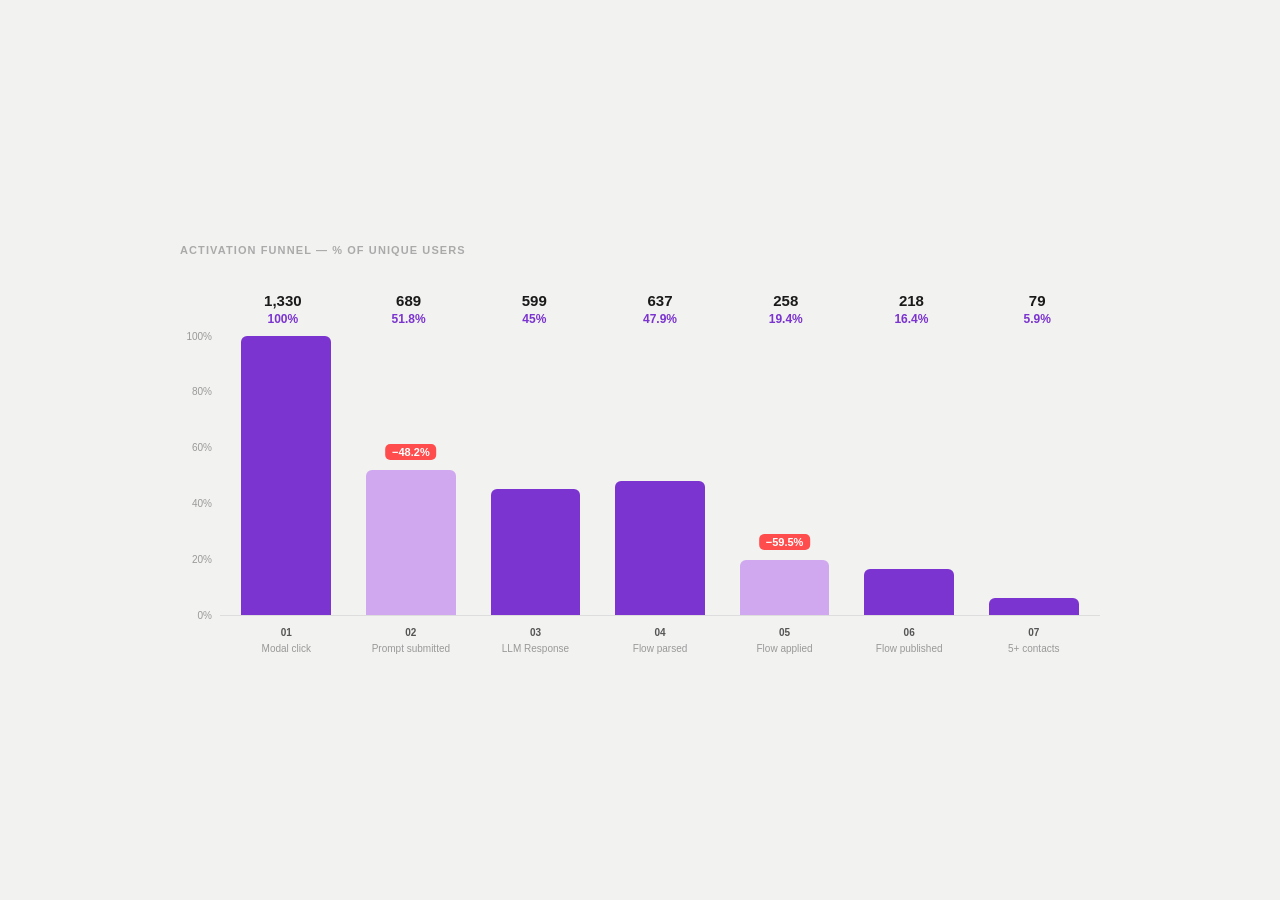
<file: src/Others/funnel_chart.html>
<!DOCTYPE html>
<html>
<head>
<meta charset="UTF-8">
<title>Activation Funnel</title>
<style>
  * { box-sizing: border-box; margin: 0; padding: 0; }
  body {
    background: #F2F2F0;
    font-family: -apple-system, BlinkMacSystemFont, 'Inter', sans-serif;
    display: flex;
    flex-direction: column;
    align-items: center;
    justify-content: center;
    min-height: 100vh;
    padding: 48px 40px;
  }

  .title {
    font-size: 11px;
    font-weight: 700;
    text-transform: uppercase;
    letter-spacing: 0.1em;
    color: #aaa;
    margin-bottom: 36px;
    text-align: left;
    width: 100%;
    max-width: 920px;
  }

  .chart-inner {
    display: flex;
    flex-direction: column;
    width: 100%;
    max-width: 920px;
  }

  .stats-row {
    display: flex;
    margin-bottom: 10px;
    margin-left: 40px;
  }

  .stat-cell {
    flex: 1;
    display: flex;
    flex-direction: column;
    align-items: center;
    gap: 3px;
    padding: 0 4px;
  }

  .stat-abs { font-size: 15px; font-weight: 700; color: #1a1a1a; }
  .stat-pct-total { font-size: 12px; font-weight: 600; color: #7B34CF; }

  .bars-area {
    position: relative;
    height: 280px;
    border-bottom: 1.5px solid #ddd;
    display: flex;
    align-items: flex-end;
    padding: 0 4px;
    margin-left: 40px;
  }

  .scale-label {
    position: absolute;
    left: -44px;
    font-size: 10px;
    color: #999;
    font-weight: 500;
    transform: translateY(50%);
    text-align: right;
    width: 36px;
  }

  .col {
    flex: 1;
    display: flex;
    align-items: flex-end;
    justify-content: center;
    height: 100%;
    position: relative;
  }

  .bar {
    width: 72%;
    border-radius: 6px 6px 0 0;
    background: #7B34CF;
    position: relative;
  }

  .bar.dimmed { background: #CFA8EF; }

  /* Badge прикреплён к верху бара */
  .drop-badge {
    position: absolute;
    top: -26px;
    left: 50%;
    transform: translateX(-50%);
    font-size: 11px;
    font-weight: 700;
    color: #fff;
    background: #FF4D4D;
    border-radius: 5px;
    padding: 2px 7px;
    white-space: nowrap;
  }

  .x-labels { display: flex; padding: 10px 4px 0; margin-left: 40px; }

  .x-label {
    flex: 1;
    text-align: center;
    font-size: 10px;
    color: #999;
    line-height: 1.45;
  }

  .x-label strong {
    display: block;
    font-size: 10px;
    font-weight: 700;
    color: #555;
    margin-bottom: 2px;
  }
</style>
</head>
<body>

<div class="title">Activation Funnel — % of Unique Users</div>

<div class="chart-inner">

  <div class="stats-row">
    <div class="stat-cell">
      <span class="stat-abs">1,330</span>
      <span class="stat-pct-total">100%</span>
    </div>
    <div class="stat-cell">
      <span class="stat-abs">689</span>
      <span class="stat-pct-total">51.8%</span>
    </div>
    <div class="stat-cell">
      <span class="stat-abs">599</span>
      <span class="stat-pct-total">45%</span>
    </div>
    <div class="stat-cell">
      <span class="stat-abs">637</span>
      <span class="stat-pct-total">47.9%</span>
    </div>
    <div class="stat-cell">
      <span class="stat-abs">258</span>
      <span class="stat-pct-total">19.4%</span>
    </div>
    <div class="stat-cell">
      <span class="stat-abs">218</span>
      <span class="stat-pct-total">16.4%</span>
    </div>
    <div class="stat-cell">
      <span class="stat-abs">79</span>
      <span class="stat-pct-total">5.9%</span>
    </div>
  </div>

  <div class="bars-area">
    <span class="scale-label" style="bottom:100%">100%</span>
    <span class="scale-label" style="bottom:80%">80%</span>
    <span class="scale-label" style="bottom:60%">60%</span>
    <span class="scale-label" style="bottom:40%">40%</span>
    <span class="scale-label" style="bottom:20%">20%</span>
    <span class="scale-label" style="bottom:0%">0%</span>

    <div class="col"><div class="bar" style="height:100%"></div></div>
    <div class="col">
      <div class="bar dimmed" style="height:51.8%">
        <span class="drop-badge">−48.2%</span>
      </div>
    </div>
    <div class="col"><div class="bar" style="height:45%"></div></div>
    <div class="col"><div class="bar" style="height:47.9%"></div></div>
    <div class="col">
      <div class="bar dimmed" style="height:19.4%">
        <span class="drop-badge">−59.5%</span>
      </div>
    </div>
    <div class="col"><div class="bar" style="height:16.4%"></div></div>
    <div class="col"><div class="bar" style="height:5.9%"></div></div>
  </div>

  <div class="x-labels">
    <div class="x-label"><strong>01</strong>Modal click</div>
    <div class="x-label"><strong>02</strong>Prompt submitted</div>
    <div class="x-label"><strong>03</strong>LLM Response</div>
    <div class="x-label"><strong>04</strong>Flow parsed</div>
    <div class="x-label"><strong>05</strong>Flow applied</div>
    <div class="x-label"><strong>06</strong>Flow published</div>
    <div class="x-label"><strong>07</strong>5+ contacts</div>
  </div>

</div>

</body>
</html>
</file>
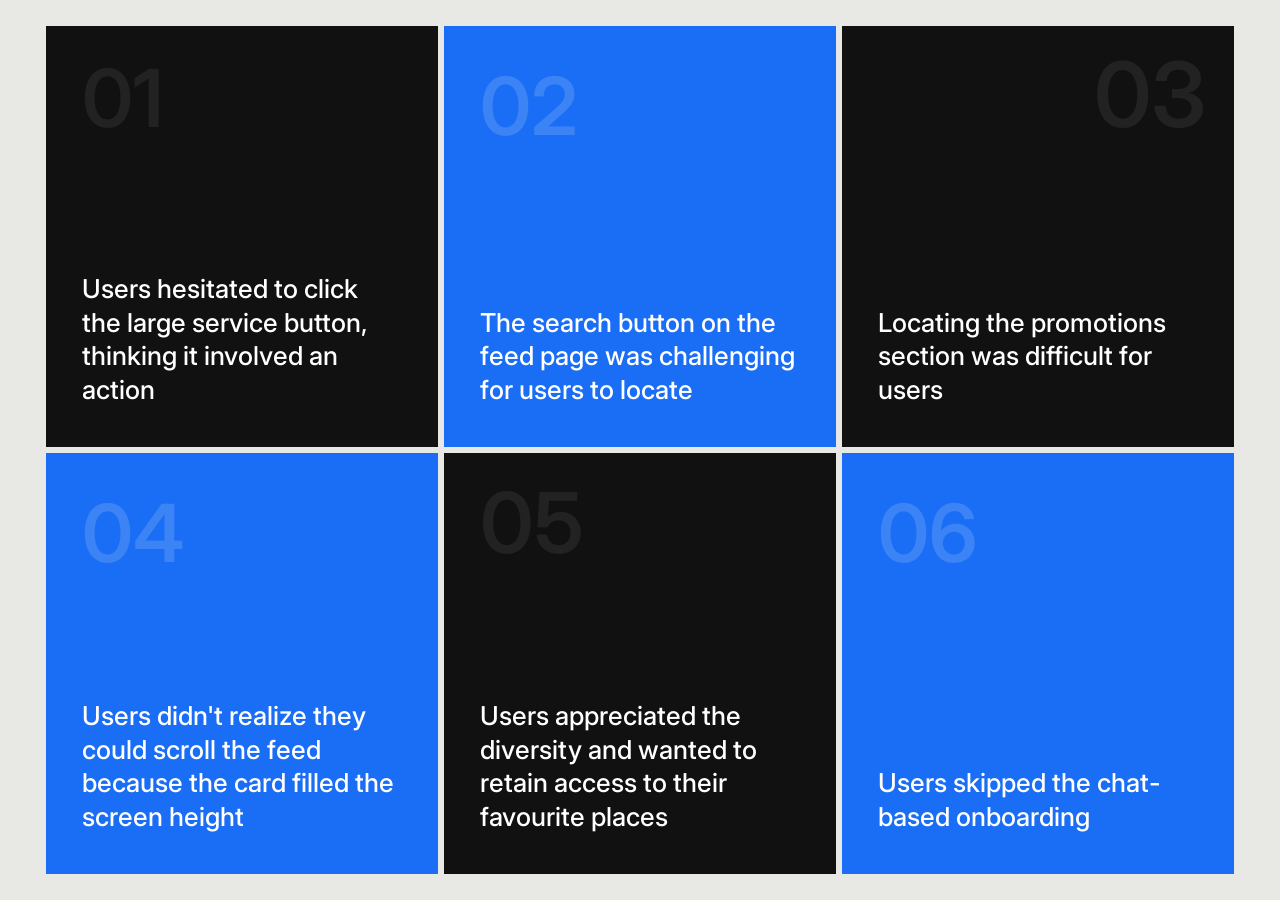
<file: src/Others/insights.html>
<!DOCTYPE html>
<html lang="en">
<head>
<meta charset="UTF-8">
<title>User Insights</title>
<link href="https://fonts.googleapis.com/css2?family=Inter:wght@400;500;600&display=swap" rel="stylesheet">
<style>
  * { margin: 0; padding: 0; box-sizing: border-box; }
  body {
    background: #e8e8e4;
    display: flex;
    justify-content: center;
    align-items: center;
    min-height: 100vh;
    font-family: 'Inter', sans-serif;
  }
  .grid {
    width: 1200px;
    height: 860px;
    display: grid;
    grid-template-columns: 1fr 1fr 1fr;
    grid-template-rows: 1fr 1fr;
    gap: 6px;
    background: #e8e8e4;
    padding: 6px;
  }
  .card {
    padding: 40px 36px;
    display: flex;
    flex-direction: column;
    overflow: hidden;
    position: relative;
  }
  .num {
    font-size: 80px;
    font-weight: 600;
    line-height: 1;
    user-select: none;
  }
  .text {
    font-size: 26px;
    font-weight: 500;
    line-height: 1.3;
    position: relative;
    z-index: 1;
  }
  .c1 { background: #111; justify-content: flex-end; }
  .c1 .num { position: absolute; top: 32px; left: 36px; color: #222; }
  .c1 .text { color: #fff; }

  .c2 { background: #1a6ef5; justify-content: space-between; }
  .c2 .num { color: rgba(255,255,255,0.15); }
  .c2 .text { color: #fff; }

  .c3 { background: #111; justify-content: flex-end; }
  .c3 .num { position: absolute; top: 24px; right: 28px; font-size: 90px; color: #222; }
  .c3 .text { color: #fff; }

  .c4 { background: #1a6ef5; justify-content: space-between; }
  .c4 .num { color: rgba(255,255,255,0.15); }
  .c4 .text { color: #fff; }

  .c5 { background: #111; justify-content: flex-end; }
  .c5 .num { position: absolute; top: 28px; left: 36px; font-size: 84px; color: #222; }
  .c5 .text { color: #fff; }

  .c6 { background: #1a6ef5; justify-content: space-between; }
  .c6 .num { color: rgba(255,255,255,0.15); }
  .c6 .text { color: #fff; }
</style>
</head>
<body>
<div class="grid">
  <div class="card c1">
    <div class="num">01</div>
    <p class="text">Users hesitated to click the large service button, thinking it involved an action</p>
  </div>
  <div class="card c2">
    <div class="num">02</div>
    <p class="text">The search button on the feed page was challenging for users to locate</p>
  </div>
  <div class="card c3">
    <div class="num">03</div>
    <p class="text">Locating the promotions section was difficult for users</p>
  </div>
  <div class="card c4">
    <div class="num">04</div>
    <p class="text">Users didn't realize they could scroll the feed because the card filled the screen height</p>
  </div>
  <div class="card c5">
    <div class="num">05</div>
    <p class="text">Users appreciated the diversity and wanted to retain access to their favourite places</p>
  </div>
  <div class="card c6">
    <div class="num">06</div>
    <p class="text">Users skipped the chat-based onboarding</p>
  </div>
</div>
</body>
</html>
</file>
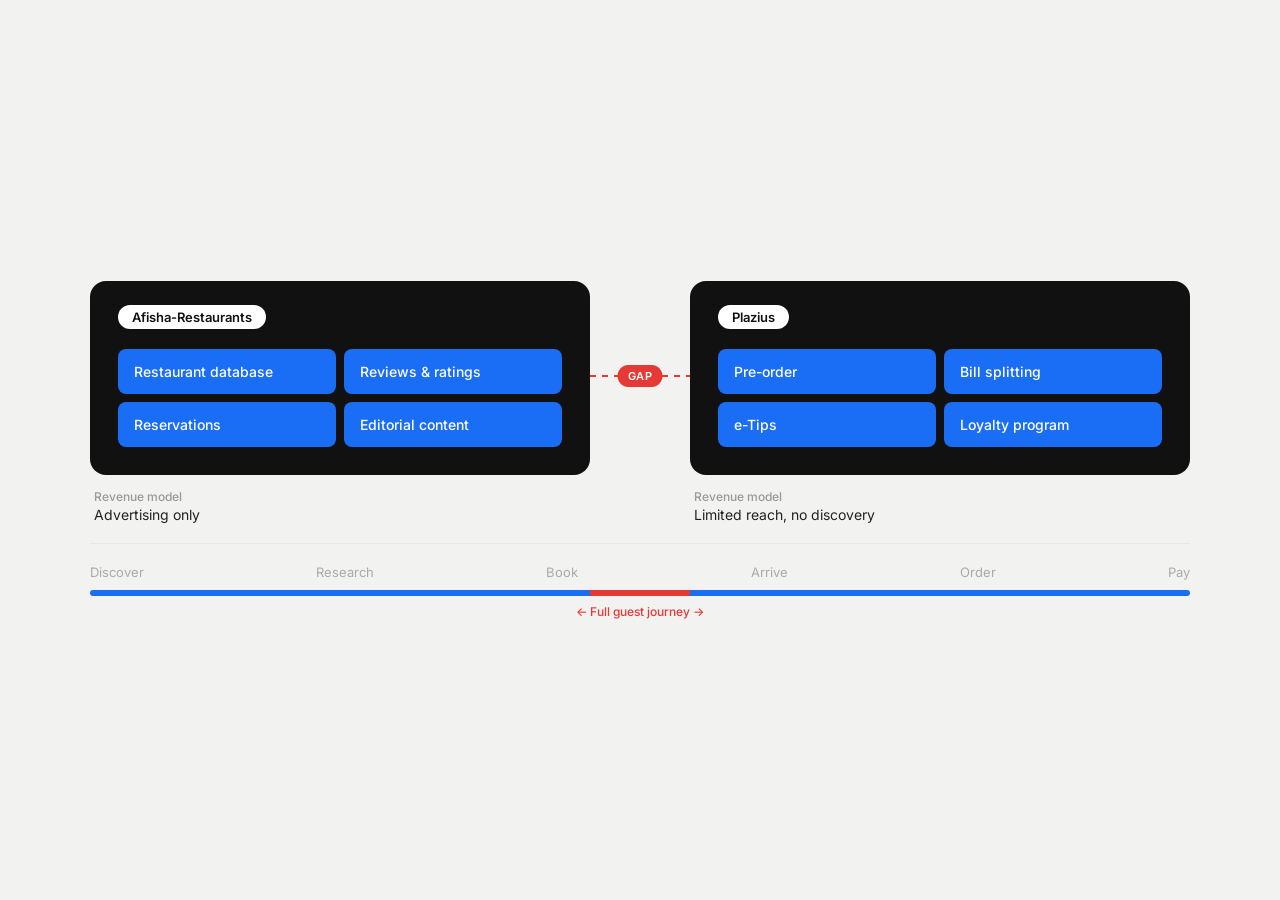
<file: src/Others/prediction.html>
<!DOCTYPE html>
<html lang="en">
<head>
<meta charset="UTF-8">
<title>Prediction</title>
<link href="https://fonts.googleapis.com/css2?family=Inter:wght@400;500;600&display=swap" rel="stylesheet">
<style>
  * { margin: 0; padding: 0; box-sizing: border-box; }
  body {
    background: #F2F2F0;
    font-family: 'Inter', sans-serif;
    display: flex;
    justify-content: center;
    align-items: center;
    min-height: 100vh;
    padding: 60px 40px;
  }
  .wrap { width: 100%; max-width: 1100px; }

  .apps {
    display: flex;
    align-items: center;
    gap: 0;
    margin-bottom: 20px;
  }

  .app-block { flex: 1; }

  .app-card {
    background: #111;
    border-radius: 16px;
    padding: 24px 28px 28px;
  }

  .app-label {
    display: inline-block;
    background: #fff;
    color: #111;
    font-size: 13px;
    font-weight: 600;
    padding: 4px 14px;
    border-radius: 999px;
    margin-bottom: 20px;
  }

  .features {
    display: grid;
    grid-template-columns: 1fr 1fr;
    gap: 8px;
  }

  .feat {
    background: #1a6ef5;
    border-radius: 8px;
    padding: 14px 16px;
    font-size: 14px;
    font-weight: 500;
    color: #fff;
  }

  .revenue {
    margin-top: 14px;
    padding: 0 4px;
  }
  .revenue-label {
    font-size: 12px;
    color: #999;
    font-weight: 500;
    margin-bottom: 2px;
  }
  .revenue-value {
    font-size: 14px;
    color: #222;
  }

  .gap-col {
    width: 100px;
    flex-shrink: 0;
    display: flex;
    flex-direction: column;
    align-items: center;
    padding-bottom: 52px;
    position: relative;
  }
  .gap-line {
    width: 100%;
    height: 2px;
    background: repeating-linear-gradient(90deg, #e53935 0, #e53935 6px, transparent 6px, transparent 12px);
    position: relative;
  }
  .gap-badge {
    position: absolute;
    top: 50%;
    left: 50%;
    transform: translate(-50%, -50%);
    background: #e53935;
    color: #fff;
    font-size: 11px;
    font-weight: 600;
    padding: 4px 10px;
    border-radius: 999px;
    letter-spacing: 0.06em;
    white-space: nowrap;
  }

  .journey {
    border-top: 1px solid #e8e8e8;
    padding-top: 20px;
    margin-top: 8px;
  }
  .journey-labels {
    display: flex;
    justify-content: space-between;
    margin-bottom: 10px;
  }
  .journey-labels span {
    font-size: 13px;
    color: #aaa;
  }
  .journey-bar {
    display: flex;
    height: 6px;
    border-radius: 3px;
    overflow: hidden;
  }
  .bar-left  { flex: 1; background: #1a6ef5; }
  .bar-gap   { width: 100px; flex-shrink: 0; background: #e53935; }
  .bar-right { flex: 1; background: #1a6ef5; }
  .journey-caption {
    text-align: center;
    margin-top: 8px;
    font-size: 12px;
    color: #e53935;
    font-weight: 500;
  }
</style>
</head>
<body>
<div class="wrap">

  <div class="apps">
    <!-- Afisha -->
    <div class="app-block">
      <div class="app-card">
        <div class="app-label">Afisha-Restaurants</div>
        <div class="features">
          <div class="feat">Restaurant database</div>
          <div class="feat">Reviews & ratings</div>
          <div class="feat">Reservations</div>
          <div class="feat">Editorial content</div>
        </div>
      </div>
      <div class="revenue">
        <div class="revenue-label">Revenue model</div>
        <div class="revenue-value">Advertising only</div>
      </div>
    </div>

    <!-- Gap -->
    <div class="gap-col">
      <div class="gap-line">
        <div class="gap-badge">GAP</div>
      </div>
    </div>

    <!-- Plazius -->
    <div class="app-block">
      <div class="app-card">
        <div class="app-label">Plazius</div>
        <div class="features">
          <div class="feat">Pre-order</div>
          <div class="feat">Bill splitting</div>
          <div class="feat">e-Tips</div>
          <div class="feat">Loyalty program</div>
        </div>
      </div>
      <div class="revenue">
        <div class="revenue-label">Revenue model</div>
        <div class="revenue-value">Limited reach, no discovery</div>
      </div>
    </div>
  </div>

  <div class="journey">
    <div class="journey-labels">
      <span>Discover</span>
      <span>Research</span>
      <span>Book</span>
      <span>Arrive</span>
      <span>Order</span>
      <span>Pay</span>
    </div>
    <div class="journey-bar">
      <div class="bar-left"></div>
      <div class="bar-gap"></div>
      <div class="bar-right"></div>
    </div>
    <div class="journey-caption">← Full guest journey →</div>
  </div>

</div>
</body>
</html>
</file>
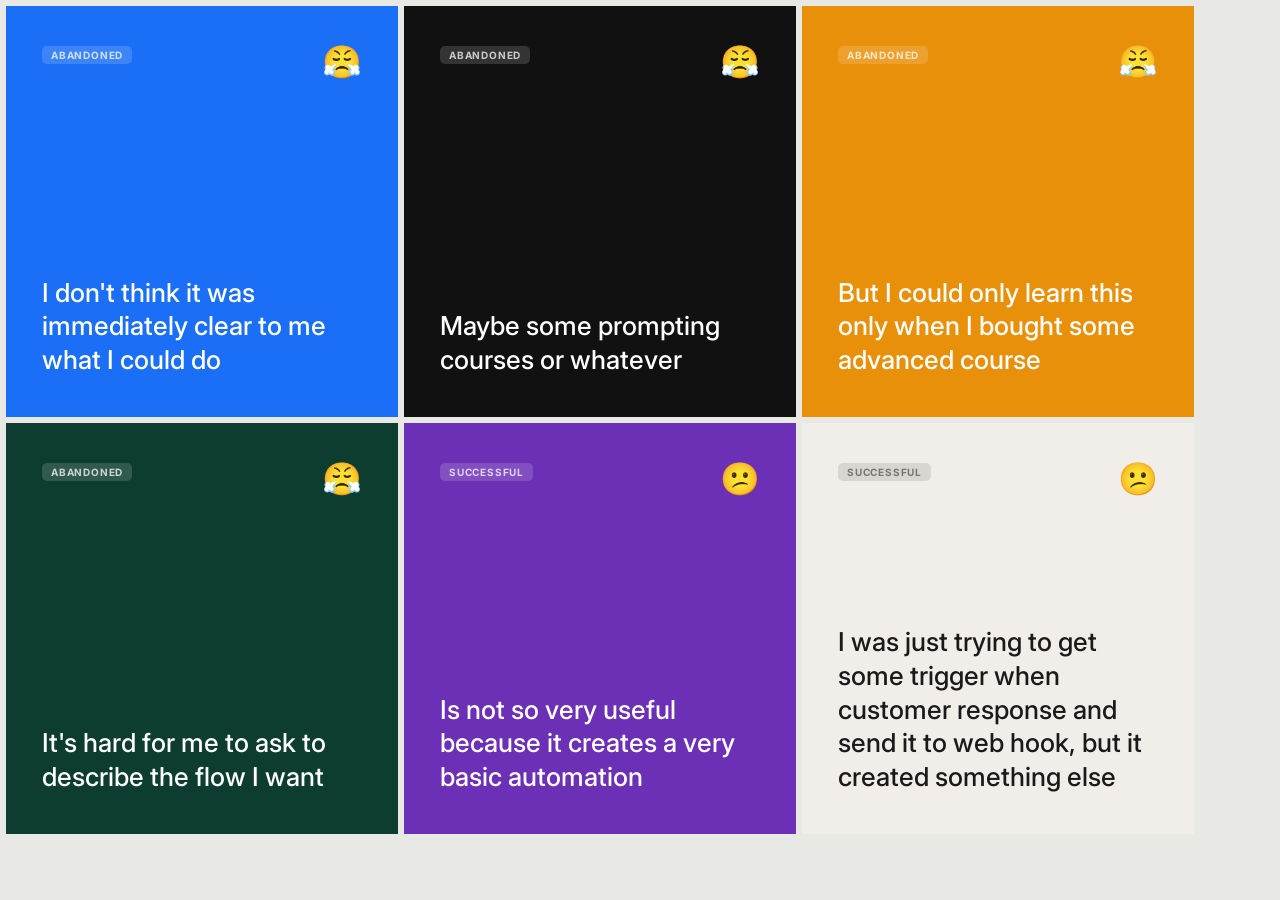
<file: src/Others/quotes_grid.html>
<!DOCTYPE html>
<html>
<head>
<meta charset="UTF-8">
<title>Quotes Grid</title>
<link href="https://fonts.googleapis.com/css2?family=Inter:wght@400;500;600&display=swap" rel="stylesheet">
<style>
  * { box-sizing: border-box; margin: 0; padding: 0; }
  body {
    background: #e8e8e4;
    font-family: 'Inter', sans-serif;
    width: 1200px;
    height: 840px;
    overflow: hidden;
  }

  .grid {
    display: grid;
    grid-template-columns: repeat(3, 1fr);
    grid-template-rows: repeat(2, 1fr);
    width: 1200px;
    height: 840px;
    gap: 6px;
    background: #e8e8e4;
    padding: 6px;
  }

  .card {
    padding: 40px 36px;
    display: flex;
    flex-direction: column;
    justify-content: space-between;
    overflow: hidden;
    position: relative;
  }

  .card-top {
    display: flex;
    justify-content: space-between;
    align-items: flex-start;
  }

  .microtag {
    font-size: 10px;
    font-weight: 700;
    letter-spacing: 0.08em;
    text-transform: uppercase;
    border-radius: 5px;
    padding: 3px 9px;
  }

  .tag-dark { background: rgba(255,255,255,0.15); color: rgba(255,255,255,0.75); }
  .tag-light { background: rgba(0,0,0,0.1); color: rgba(0,0,0,0.45); }

  .card-emoji-big { font-size: 32px; line-height: 1; }

  .card-quote { font-size: 26px; font-weight: 500; line-height: 1.3; }

  .a2 { background: #1B6FF6; color: #fff; }
  .a3 { background: #111111; color: #fff; }
  .a4 { background: #E8900A; color: #fff; }
  .a1 { background: #0D3D30; color: #fff; }
  .s1 { background: #6C30B6; color: #fff; }
  .s3 { background: #F1EDE9; color: #1a1a1a; }
</style>
</head>
<body>
<div class="grid">

  <!-- Row 1: a2, a3, a4 -->
  <div class="card a2">
    <div class="card-top">
      <span class="microtag tag-dark">Abandoned</span>
      <span class="card-emoji-big">😤</span>
    </div>
    <div class="card-quote">I don't think it was immediately clear to me what I could do</div>
  </div>

  <div class="card a3">
    <div class="card-top">
      <span class="microtag tag-dark">Abandoned</span>
      <span class="card-emoji-big">😤</span>
    </div>
    <div class="card-quote">Maybe some prompting courses or whatever</div>
  </div>

  <div class="card a4">
    <div class="card-top">
      <span class="microtag tag-dark">Abandoned</span>
      <span class="card-emoji-big">😤</span>
    </div>
    <div class="card-quote">But I could only learn this only when I bought some advanced course</div>
  </div>

  <!-- Row 2: a1 (moved down), s1, s3 -->
  <div class="card a1">
    <div class="card-top">
      <span class="microtag tag-dark">Abandoned</span>
      <span class="card-emoji-big">😤</span>
    </div>
    <div class="card-quote">It's hard for me to ask to describe the flow I want</div>
  </div>

  <div class="card s1">
    <div class="card-top">
      <span class="microtag tag-dark">Successful</span>
      <span class="card-emoji-big">😕</span>
    </div>
    <div class="card-quote">Is not so very useful because it creates a very basic automation</div>
  </div>

  <div class="card s3">
    <div class="card-top">
      <span class="microtag tag-light">Successful</span>
      <span class="card-emoji-big">😕</span>
    </div>
    <div class="card-quote">I was just trying to get some trigger when customer response and send it to web hook, but it created something else</div>
  </div>

</div>
</body>
</html>
</file>
<file: style.css>
*, *::before, *::after {
  box-sizing: border-box;
  margin: 0;
  padding: 0;
}

body {
  font-family: 'Roboto', sans-serif;
  background: #ffffff;
  -webkit-font-smoothing: antialiased;
  -moz-osx-font-smoothing: grayscale;
}

.header {
  height: 96px;
  padding: 0 20px;
  display: flex;
  align-items: center;
  justify-content: space-between;
  background: #ffffff;
  position: sticky;
  top: 0;
  z-index: 100;
}

.btn:hover {
  background: #c7c7c7;
  color: #111111;
}

.btn {
  height: 56px;
  padding: 0 27px;
  background: #111111;
  color: #ffffff;
  font-family: 'Roboto', sans-serif;
  font-size: 23px;
  font-weight: 400;
  line-height: normal;
  letter-spacing: -0.03em;
  border: none;
  border-radius: 100px;
  cursor: pointer;
  text-decoration: none;
  display: inline-flex;
  align-items: center;
  white-space: nowrap;
}

.header-nav {
  display: flex;
  align-items: center;
  gap: 0;
}

.header-nav .avatar {
  margin-left: 40px;
}

.avatar {
  width: 56px;
  height: 56px;
  border-radius: 50%;
  overflow: hidden;
  background: #ccc;
  flex-shrink: 0;
}

.container {
  max-width: 1200px;
  width: 100%;
  margin: 0 auto;
}

.hero {
  height: calc(100vh - 96px);
  display: flex;
  align-items: center;
  box-sizing: border-box;
}

.hero-blocks {
  display: flex;
  gap: 4px;
  height: calc(100vh - 96px - 160px - 80px);
}

.hero-block {
  flex: 1;
}

.hero-flower {
  display: block;
  width: 96px;
  padding: 20px 0 0 28px;
}

.hero-text {
  font-family: 'Inter', sans-serif;
  font-weight: 500;
  font-size: 41px;
  line-height: 109%;
  letter-spacing: -0.04em;
  color: #ffffff;
  padding: 20px 0 0 28px;
  width: 460px;
}

.hero-block--dark {
  background: #111111;
  border-radius: 0 20px 20px 0;
}

.hero-block--blue {
  background: #0031fe;
  border-radius: 20px 0 0 20px;
  display: flex;
  flex-direction: column;
  justify-content: space-between;
}

.hero-desc {
  font-family: 'Inter', sans-serif;
  font-weight: 400;
  font-size: 18px;
  line-height: 160%;
  letter-spacing: 0.01em;
  color: #ffffff;
  padding: 20px 0 0 28px;
  width: 460px;
}

.tag {
  display: inline-block;
  padding: 2px 10px;
  border-radius: 0;
  font-family: 'Inter', sans-serif;
  font-size: 18px;
  font-weight: 400;
  line-height: 160%;
  letter-spacing: 0.01em;
  vertical-align: baseline;
}

.tag--manychat  { background: #7B34CF; color: #111111; }
.tag--smp       { background: #EE5A2E; color: #111111; }
.tag--sberfood  { background: #FFE77D; color: #111111; }

.hero-blue-text {
  font-family: 'Inter', sans-serif;
  font-weight: 400;
  font-size: 18px;
  line-height: 160%;
  letter-spacing: 0.01em;
  color: #ffffff;
  padding: 0 0 28px 28px;
}

.section-2 {
  margin-top: 120px;
  padding: 60px 0 80px;
}

.manychatbanner {
  width: 100%;
  display: block;
  margin-bottom: 4px;
}

.smpbanner {
  width: 100%;
  display: block;
  margin-bottom: 4px;
}

.section-2-blocks {
  display: grid;
  grid-template-columns: repeat(5, 1fr);
  gap: 4px;
}

.s2-block--orange {
  grid-column: span 3;
  background: #ee5a2e;
  border-radius: 0 20px 20px 0;
  padding: 20px 28px 28px;
  display: flex;
  flex-direction: column;
  justify-content: flex-start;
  text-decoration: none;
  height: 400px;
}

.s2-title {
  font-family: 'Inter', sans-serif;
  font-size: 41px;
  font-weight: 500;
  line-height: 109%;
  letter-spacing: -0.04em;
  color: #111;
  margin-bottom: 20px;
}

.s2-desc {
  font-family: 'Inter', sans-serif;
  font-size: 18px;
  font-weight: 400;
  line-height: 160%;
  letter-spacing: 0.01em;
  color: rgba(0,0,0,0.75);
  margin-bottom: 28px;
}

.s2-link {
  font-family: 'Inter', sans-serif;
  font-size: 13px;
  font-weight: 600;
  letter-spacing: 0.08em;
  color: #111;
  border-bottom: 1px solid rgba(0,0,0,0.4);
  padding-bottom: 4px;
  align-self: flex-start;
}

.s2-block--dark {
  grid-column: span 2;
  background: #111111;
  border-radius: 20px 0 0 20px;
  padding: 20px 28px 28px;
  display: flex;
  flex-direction: column;
  justify-content: space-between;
  height: 400px;
}

.s2-dark-logo-box {
  flex-shrink: 0;
}

.s2-dark-logo {
  height: 40px;
  width: auto;
  display: block;
  object-fit: contain;
}

.s2-dark-title {
  font-family: 'Inter', sans-serif;
  font-size: 41px;
  font-weight: 500;
  line-height: 109%;
  letter-spacing: -0.04em;
  color: #fff;
  margin-bottom: 20px;
}

.s2-dark-desc {
  font-family: 'Inter', sans-serif;
  font-size: 18px;
  font-weight: 400;
  line-height: 160%;
  letter-spacing: 0.01em;
  color: rgba(255,255,255,0.65);
}

.section-3 {
  margin-top: 120px;
  padding: 60px 0 80px;
}

/* Row 1 */
.s3-row1 {
  display: grid;
  grid-template-columns: 2fr 3fr;
  gap: 4px;
}

.s3-dark {
  background: #111111;
  border-radius: 0 20px 20px 0;
  padding: 20px 28px 28px;
  display: flex;
  flex-direction: column;
  justify-content: space-between;
  height: 400px;
}

.s3-dark-title {
  font-family: 'Inter', sans-serif;
  font-size: 41px;
  font-weight: 500;
  line-height: 109%;
  letter-spacing: -0.04em;
  color: #fff;
  margin-bottom: 20px;
}

.s3-dark-desc {
  font-family: 'Inter', sans-serif;
  font-size: 18px;
  font-weight: 400;
  line-height: 160%;
  letter-spacing: 0.01em;
  color: rgba(255,255,255,0.65);
}

.s3-purple {
  background: #7b34cf;
  border-radius: 20px 0 0 20px;
  padding: 20px 28px 28px;
  display: flex;
  flex-direction: column;
  justify-content: flex-start;
  height: 400px;
  text-decoration: none;
}

.s3-purple-title {
  font-family: 'Inter', sans-serif;
  font-size: 41px;
  font-weight: 500;
  line-height: 109%;
  letter-spacing: -0.04em;
  color: #fff;
  margin-bottom: 20px;
}

.s3-purple-desc {
  font-family: 'Inter', sans-serif;
  font-size: 18px;
  font-weight: 400;
  line-height: 160%;
  letter-spacing: 0.01em;
  color: rgba(255,255,255,0.75);
  margin-bottom: 28px;
}

.s3-link {
  font-family: 'Inter', sans-serif;
  font-size: 13px;
  font-weight: 600;
  letter-spacing: 0.08em;
  color: #fff;
  border-bottom: 1px solid rgba(255,255,255,0.5);
  padding-bottom: 4px;
  align-self: flex-start;
}

/* Row 2: purple showcase */
.s3-showcase {
  background: #7b34cf;
  border-radius: 0 0 20px 20px;
  margin-top: 4px;
  padding: 60px 40px;
  display: flex;
  flex-direction: column;
  align-items: center;
}

.s3-mockup-placeholder {
  width: 760px;
  height: 420px;
  background: rgba(255,255,255,0.15);
  border-radius: 8px;
  margin: 0 auto;
}

.s3-stats {
  display: flex;
  justify-content: center;
  gap: 120px;
  margin-top: 60px;
}

.s3-stat {
  display: flex;
  flex-direction: column;
  align-items: center;
  gap: 8px;
}

.s3-stat-val {
  font-family: 'Inter', sans-serif;
  font-size: 41px;
  font-weight: 500;
  letter-spacing: -0.04em;
  color: #fff;
}

.s3-stat-label {
  font-family: 'Inter', sans-serif;
  font-size: 18px;
  font-weight: 400;
  color: rgba(255,255,255,0.75);
}

/* Row 3: green */
.s3-green {
  display: block;
  background: #027d2e;
  border-radius: 20px;
  margin-top: 4px;
  padding: 60px 40px;
  text-decoration: none;
}

.s3-green-inner {
  display: grid;
  grid-template-columns: 1fr 1fr;
  gap: 60px;
  align-items: center;
  margin-bottom: 60px;
}

.s3-green-mockup-placeholder {
  width: 100%;
  aspect-ratio: 16/10;
  background: rgba(255,255,255,0.15);
  border-radius: 8px;
}

.s3-green-text {
  display: flex;
  flex-direction: column;
}

.s3-green-title {
  font-family: 'Inter', sans-serif;
  font-size: 41px;
  font-weight: 500;
  line-height: 109%;
  letter-spacing: -0.04em;
  color: #fff;
  margin-bottom: 20px;
}

.s3-green-desc {
  font-family: 'Inter', sans-serif;
  font-size: 18px;
  font-weight: 400;
  line-height: 160%;
  letter-spacing: 0.01em;
  color: rgba(255,255,255,0.75);
  margin-bottom: 28px;
}

.s3-link--light {
  color: #fff;
  border-bottom-color: rgba(255,255,255,0.5);
}

.s3-green-stats {
  display: flex;
  justify-content: center;
  gap: 120px;
}

.s3-stat--light .s3-stat-val {
  color: #fff;
}

.s3-stat--light .s3-stat-label {
  color: rgba(255,255,255,0.75);
}

.section-4 {
  margin-top: 120px;
  padding: 60px 0 100px;
}

.section-4-grid {
  display: grid;
  grid-template-columns: repeat(3, 1fr);
  gap: 4px;
}

.project-card {
  display: flex;
  flex-direction: column;
  gap: 12px;
}

.project-image {
  width: 100%;
  aspect-ratio: 1;
  background: #111111;
  border-radius: 0;
}

.project-card:first-child .project-image {
  border-radius: 0 20px 20px 0;
}

.project-card:last-child .project-image {
  border-radius: 20px 0 0 20px;
}

.project-btn {
  width: 100%;
  height: 56px;
  border: none;
  border-radius: 100px;
  cursor: pointer;
  font-family: 'Roboto', sans-serif;
  font-size: 23px;
  font-weight: 400;
  letter-spacing: -0.03em;
  color: #ffffff;
  text-decoration: none;
  display: flex;
  align-items: center;
  justify-content: center;
  text-align: center;
}

.project-btn--sberdood { background: #D2E848; color: #111111; }
.project-btn--plazius  { background: #FF5101; }
.project-btn--pulse    { background: #0080FF; }

.project-btn:hover { background: #c7c7c7; color: #111111; }

.avatar img {
  width: 100%;
  height: 100%;
  object-fit: cover;
}

/* ─── SMP SHOWCASE ─── */
.s2-showcase {
  background: #ee5a2e;
  border-radius: 0 0 20px 20px;
  margin-top: 4px;
  padding: 60px 40px;
  display: flex;
  flex-direction: column;
  align-items: center;
}

.s2-mockup {
  max-width: 760px;
  width: 100%;
  display: block;
  margin: 0 auto;
}

.s2-stats {
  display: flex;
  justify-content: center;
  gap: 120px;
  margin-top: 60px;
}

.s2-stat {
  display: flex;
  flex-direction: column;
  align-items: center;
  gap: 8px;
}

.s2-stat-val {
  font-family: 'Inter', sans-serif;
  font-size: 41px;
  font-weight: 500;
  letter-spacing: -0.04em;
  color: #111;
}

.s2-stat-label {
  font-family: 'Inter', sans-serif;
  font-size: 18px;
  font-weight: 400;
  color: rgba(0,0,0,0.75);
}

.s3-mockup-video {
  max-width: 760px;
  width: 100%;
  display: block;
  margin: 0 auto;
}

.s3-green-mockup-video {
  width: 100%;
  display: block;
}

/* ─── MOBILE ─── */
@media (max-width: 768px) {

  /* Header */
  .header {
    height: 60px;
    padding: 0;
    gap: 0;
    justify-content: flex-start;
  }

  .header > .btn:first-child {
    border-radius: 0 100px 100px 0;
  }

  .btn {
    height: 44px;
    font-size: 18px;
    padding: 0 18px;
  }

  .header-nav {
    gap: 0;
  }

  .header-nav .avatar {
    margin-left: 0;
  }

  .avatar {
    width: 40px;
    height: 40px;
  }

  /* Hero */
  .hero {
    height: calc(100vh - 60px);
    padding: 32px 0;
    align-items: stretch;
  }

  .hero-blocks {
    flex-direction: column;
    height: 100%;
    gap: 4px;
  }

  .hero-block--dark {
    border-radius: 0 20px 20px 0;
    padding-bottom: 28px;
  }

  .hero-block--blue {
    border-radius: 20px 0 0 20px;
    flex: 1;
  }

  .hero-text {
    font-size: 24px;
    width: 100%;
    padding: 20px 20px 0;
  }

  .hero-desc {
    font-size: 15px;
    width: 100%;
    padding: 14px 20px 0;
  }

  .tag {
    font-size: 15px;
  }

  .hero-blue-text {
    font-size: 15px;
    padding: 0 0 20px 20px;
  }

  .hero-flower {
    width: 60px;
    padding: 16px 0 0 20px;
  }

  /* Section 2 */
  .section-2 {
    margin-top: 24px;
    padding: 16px 0 40px;
  }

  .section-2-blocks {
    grid-template-columns: 1fr;
    gap: 4px;
  }

  .s2-block--orange {
    grid-column: span 1;
    height: auto;
    border-radius: 0 20px 20px 0;
    padding: 20px 20px 24px;
    order: 2;
  }

  .s2-block--dark {
    grid-column: span 1;
    height: auto;
    border-radius: 20px 0 0 20px;
    padding: 20px 20px 24px;
    order: 1;
  }

  .s2-title {
    font-size: 26px;
    margin-bottom: 12px;
  }

  .s2-desc {
    font-size: 15px;
    margin-bottom: 20px;
  }

  .s2-dark-title {
    font-size: 26px;
  }

  .s2-dark-desc {
    font-size: 15px;
  }

  .s2-showcase {
    padding: 32px 20px;
  }

  .s2-stats {
    gap: 32px;
    flex-wrap: wrap;
    justify-content: space-around;
    margin-top: 32px;
  }

  .s2-stat-val {
    font-size: 28px;
  }

  .s2-stat-label {
    font-size: 14px;
    text-align: center;
  }

  /* Section 3 */
  .section-3 {
    margin-top: 24px;
    padding: 16px 0 40px;
  }

  .s3-row1 {
    grid-template-columns: 1fr;
    gap: 4px;
  }

  .s3-dark {
    height: auto;
    border-radius: 0 20px 20px 0;
    padding: 20px 20px 24px;
  }

  .s3-dark-title {
    font-size: 26px;
  }

  .s3-dark-desc {
    font-size: 15px;
  }

  .s3-purple {
    height: auto;
    border-radius: 20px 0 0 20px;
    padding: 20px 20px 24px;
  }

  .s3-purple-title {
    font-size: 26px;
    margin-bottom: 12px;
  }

  .s3-purple-desc {
    font-size: 15px;
    margin-bottom: 20px;
  }

  .s3-showcase {
    padding: 32px 20px;
  }

  .s3-stats {
    gap: 32px;
    flex-wrap: wrap;
    justify-content: space-around;
    margin-top: 32px;
  }

  .s3-stat-val {
    font-size: 28px;
  }

  .s3-stat-label {
    font-size: 14px;
    text-align: center;
  }

  /* Section 3 green */
  .s3-green {
    padding: 32px 20px;
  }

  .s3-green-inner {
    grid-template-columns: 1fr;
    gap: 24px;
    margin-bottom: 32px;
  }

  .s3-green-title {
    font-size: 26px;
    margin-bottom: 12px;
  }

  .s3-green-desc {
    font-size: 15px;
    margin-bottom: 20px;
  }

  .s3-green-stats {
    gap: 32px;
    flex-wrap: wrap;
    justify-content: space-around;
  }

  /* Section 4 */
  .section-4 {
    margin-top: 24px;
    padding: 16px 0 64px;
  }

  .section-4-grid {
    grid-template-columns: 1fr;
    gap: 24px;
  }

  .project-card:first-child .project-image {
    border-radius: 0 20px 20px 0;
  }

  .project-card:last-child .project-image {
    border-radius: 0 20px 20px 0;
  }

  .project-btn {
    font-size: 18px;
    height: 52px;
  }
}
</file>
